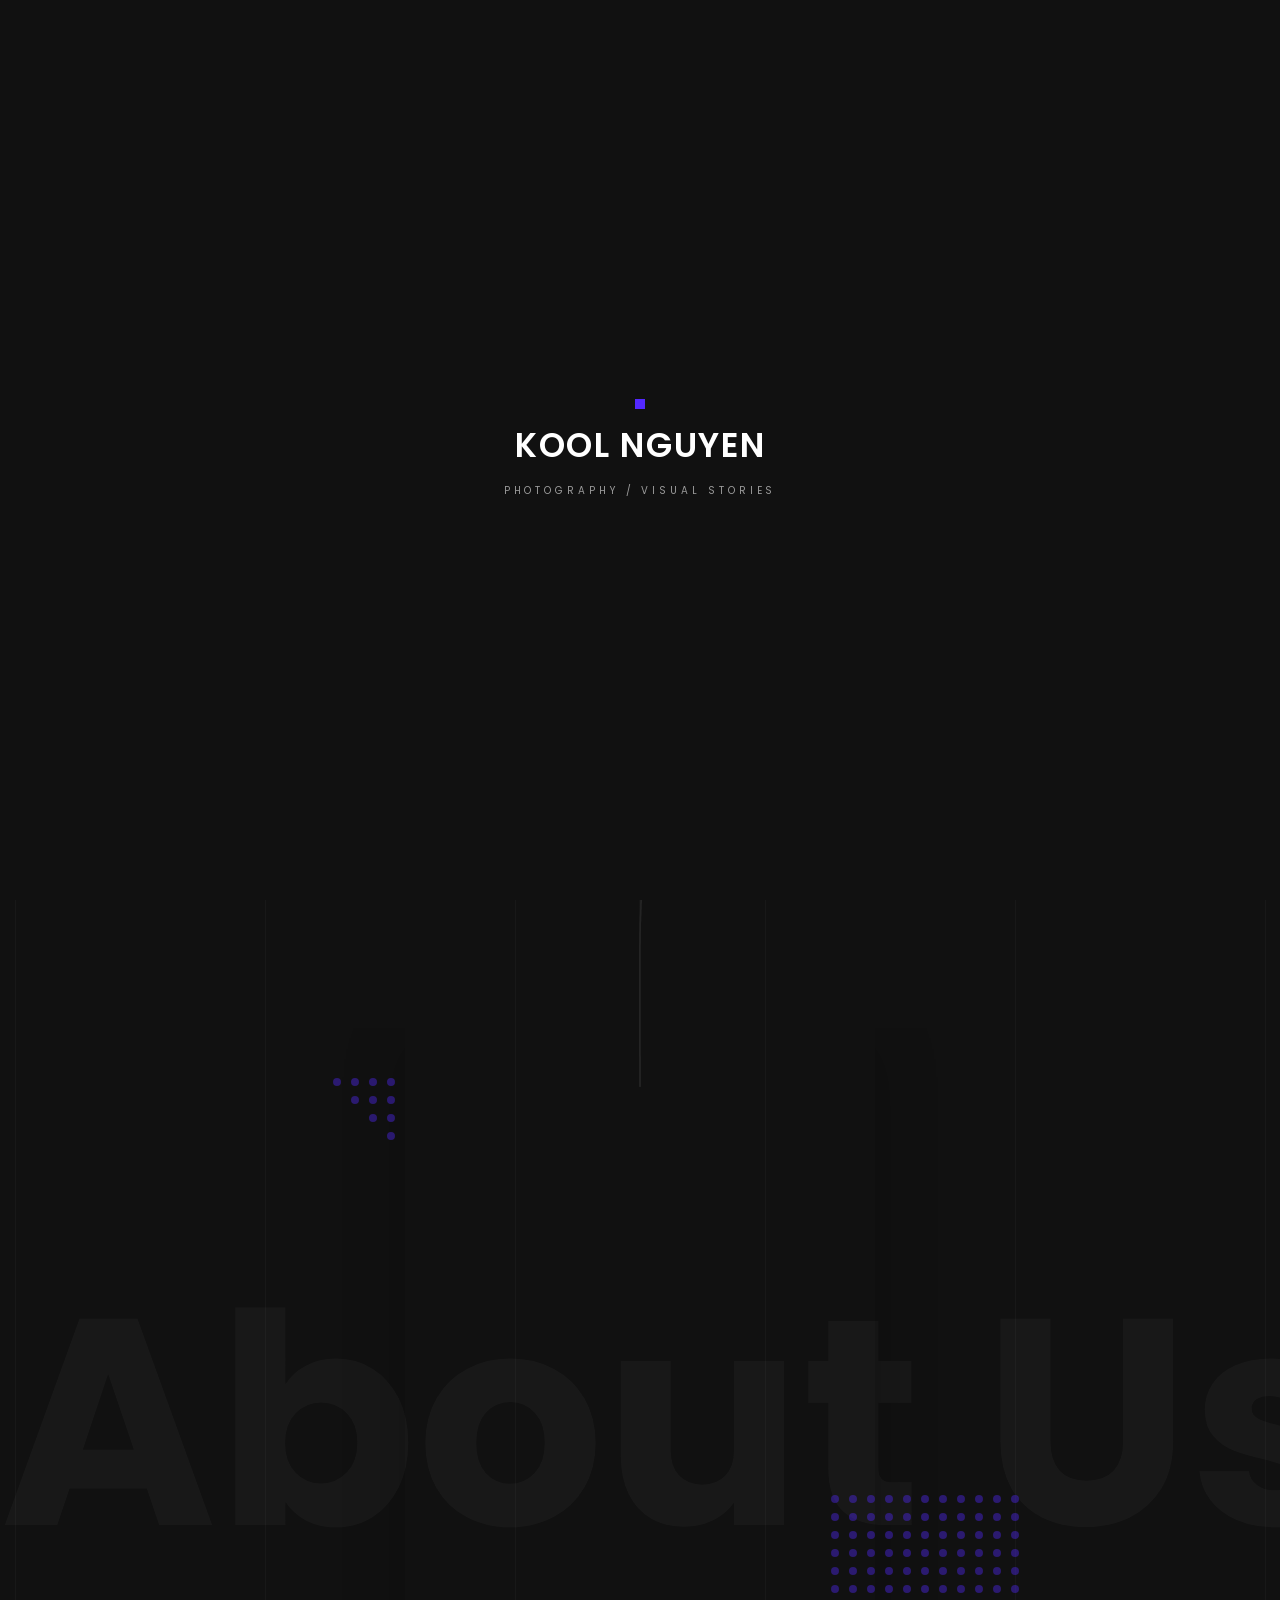
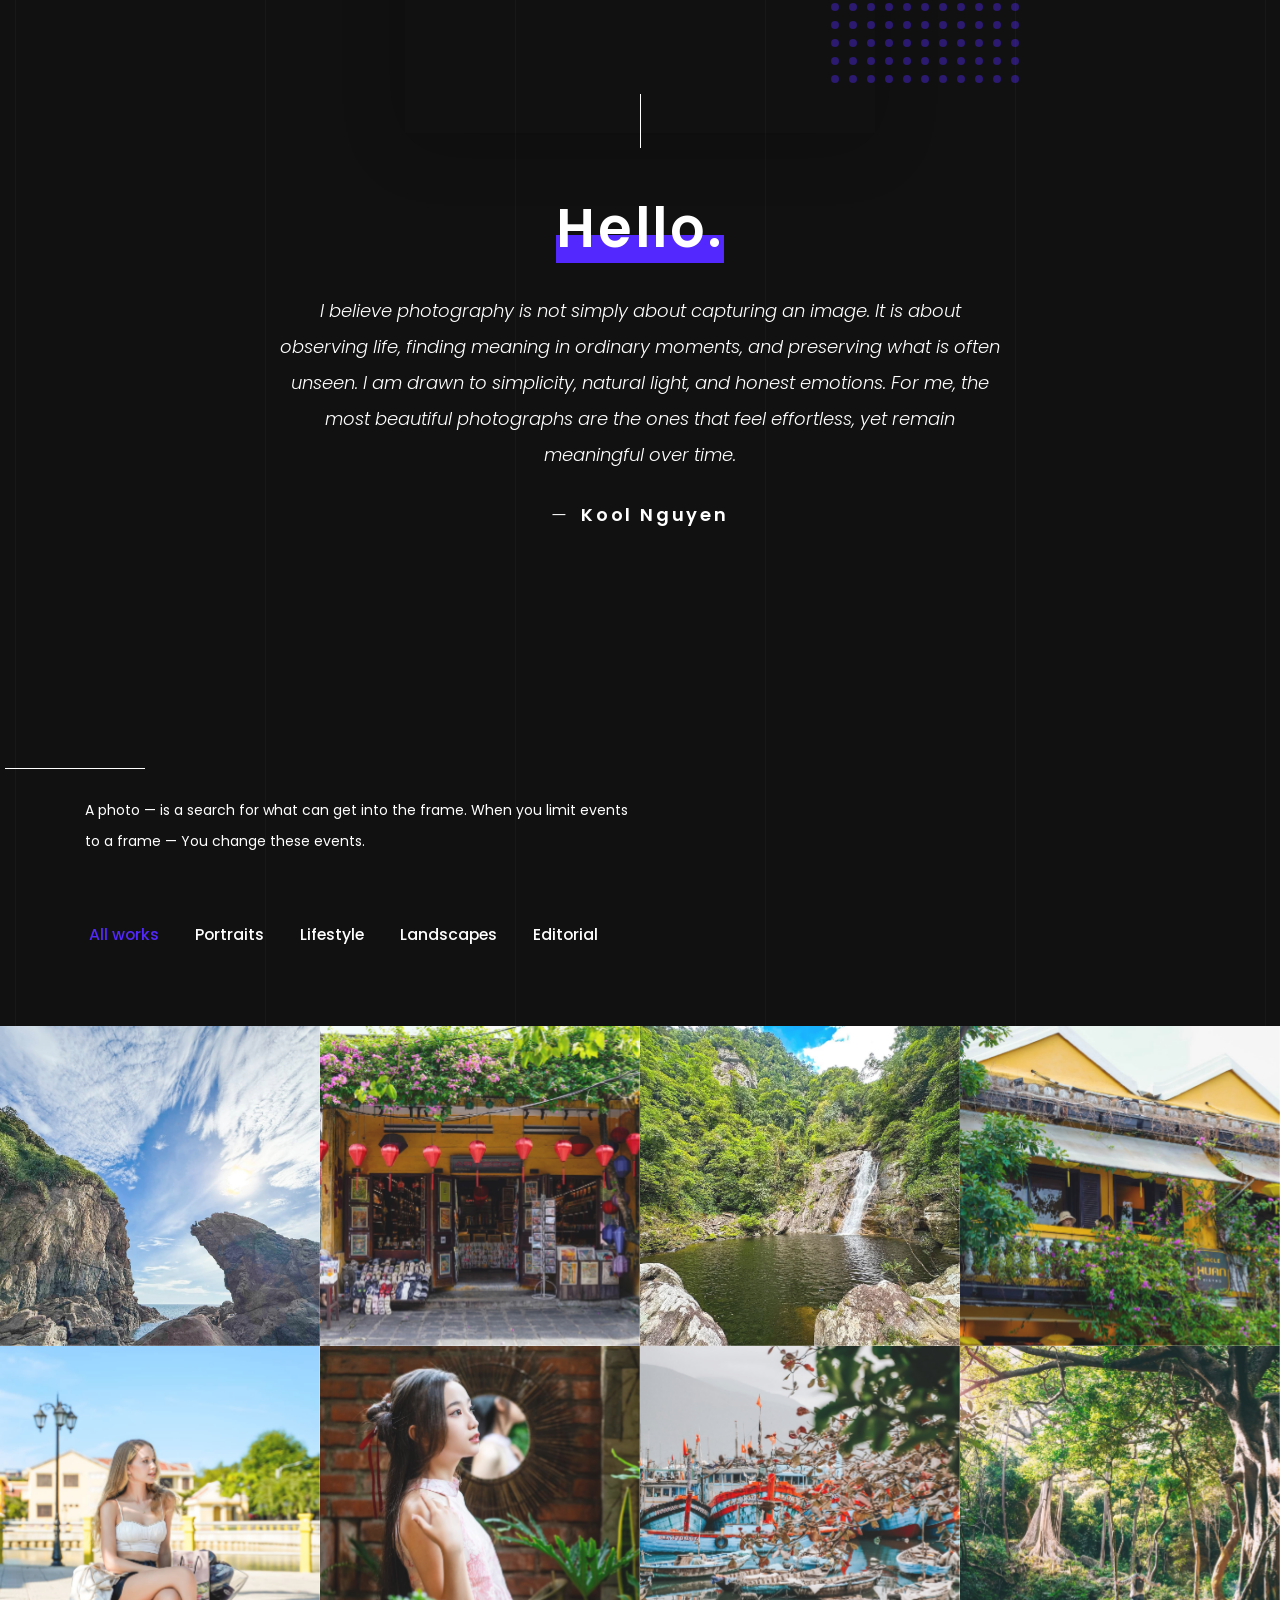
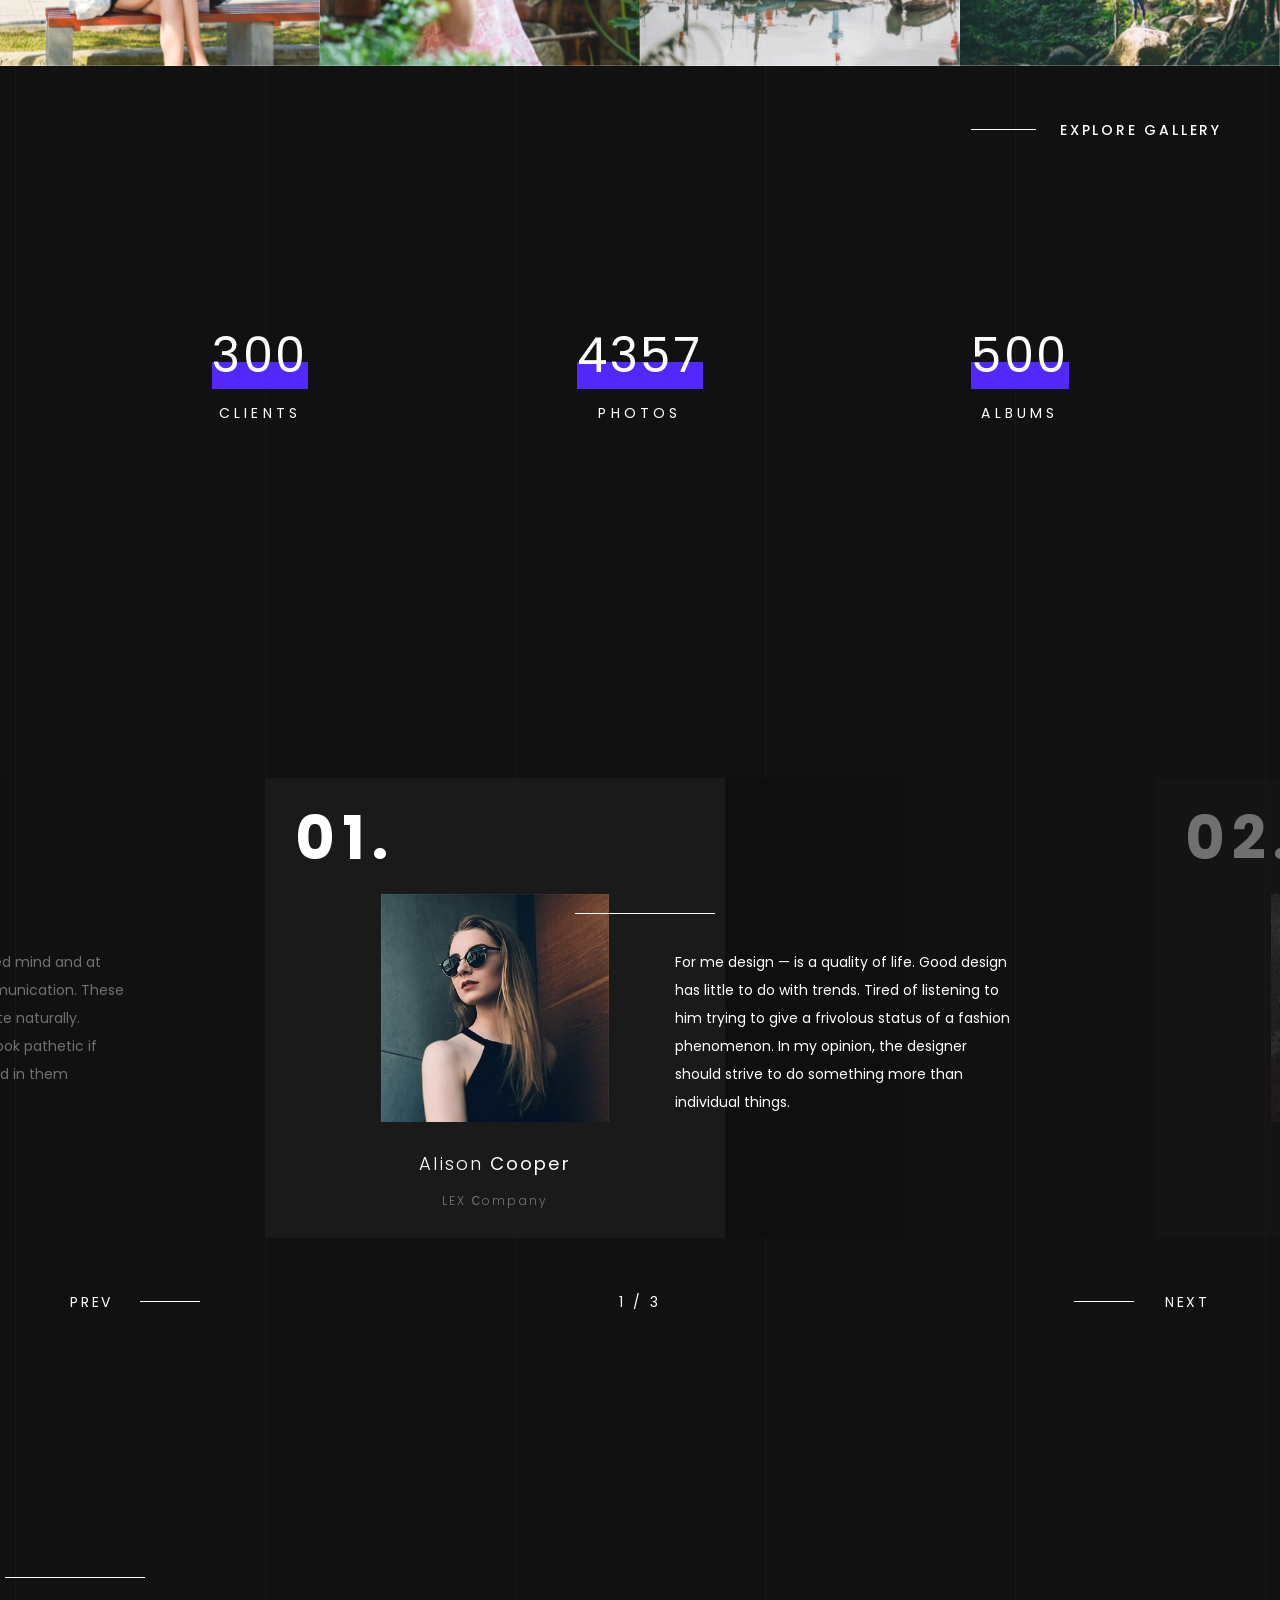
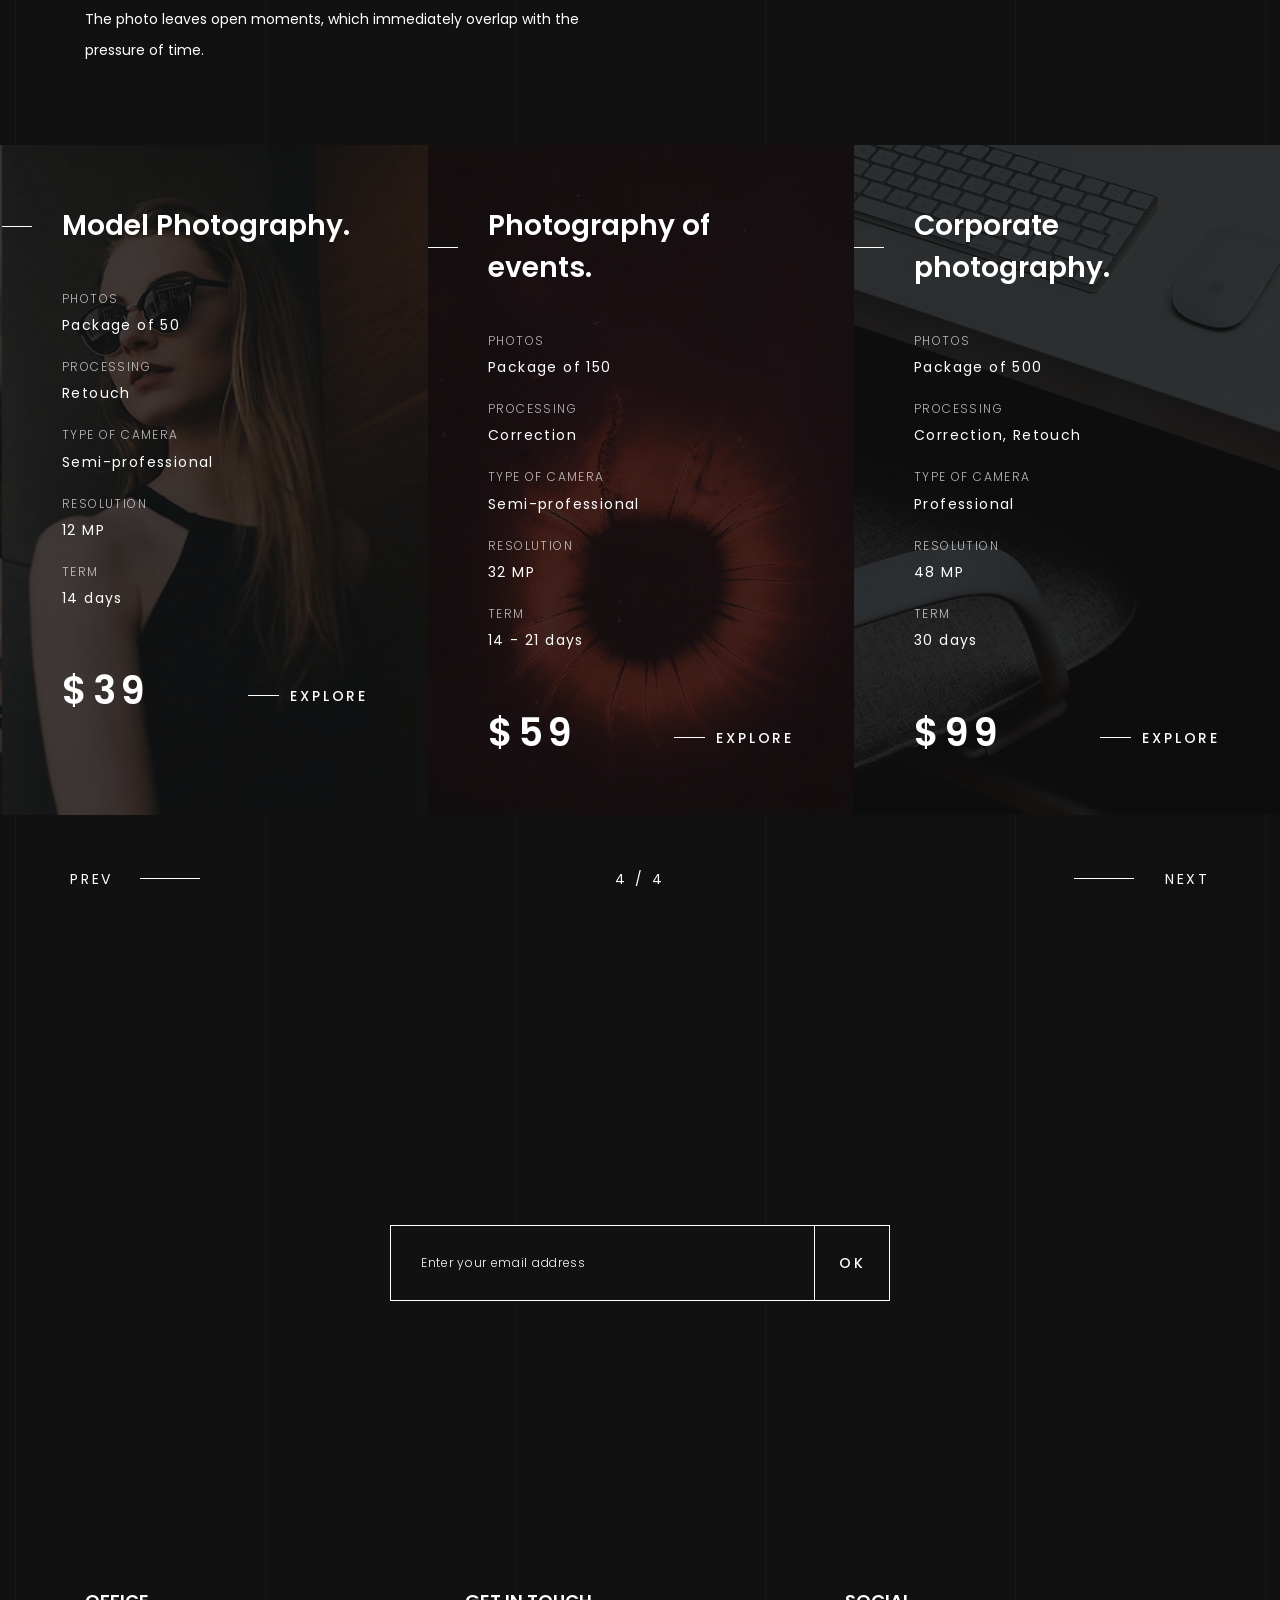
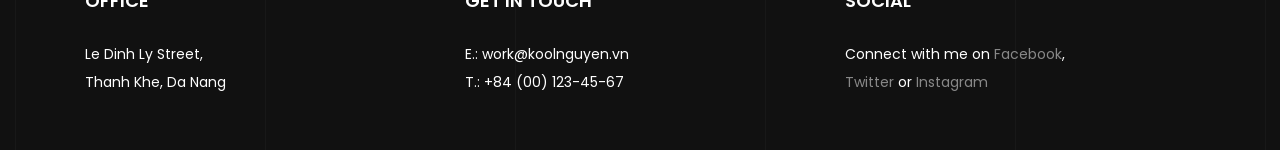
<file: index.html>
<!DOCTYPE html>
<html lang="en">

<head>
	<meta charset="utf-8" />
	<title>Kool Nguyen – Photography / Visual stories</title>

	<!-- Meta Data -->
	<meta http-equiv="X-UA-Compatible" content="IE=edge">
	<meta name="viewport" content="width=device-width, initial-scale=1">
	<meta name="author" content="ArtStyles Brand (ArtTemplate, ArtIcons)" />
	<meta name="keywords" content="" />
	<meta name="description" content="" />

	<!-- Favicons -->
	<link rel="apple-touch-icon" sizes="144x144" href="images/favicons/apple-touch-icon-144x144.png">
	<link rel="apple-touch-icon" sizes="114x114" href="images/favicons/apple-touch-icon-114x114.png">
	<link rel="apple-touch-icon" sizes="72x72" href="images/favicons/apple-touch-icon-72x72.png">
	<link rel="apple-touch-icon" sizes="57x57" href="images/favicons/apple-touch-icon-57x57.png">
	<link rel="shortcut icon" href="images/favicons/favicon.png" type="image/png">

	<!-- Styles -->
	<link rel="stylesheet" type="text/css" href="style/style.css" />

	<!-- Modernizr -->
	<script src="js/modernizr.custom.js" type="text/javascript"></script>

</head>

<body>
	<div class="loading animated">
		<div class="loading-wrap animated bounceInLeft">
			<span class="logotype animated infinite bounceIn">Kool Nguyen</span>
			<span class="loading-tagline">Photography / Visual stories</span>
		</div>
	</div>

	<!-- Header -->
	<nav class="navbar animated slideInDown">
		<div class="navbar-left">
			<a href="index.html" class="navbar-brand " title="Kool Nguyen – Photography / Visual stories">
				<span class="brand-name">Kool Nguyen</span>
				<span class="brand-tagline">Photography / Visual stories</span>
			</a>
		</div>
		<div id="open-overlay-nav" class="hamburger">
			<span class="hamburger__line"></span>
			<span class="hamburger__line"></span>
			<span class="hamburger__line"></span>
		</div>
	</nav>
	<!-- /Header -->

	<!-- Hero -->
	<header class="hero jarallax" data-image="img/hero-image6.jpg">
		<div class="container">
			<div class="hero__caption" data-start="opacity:1; transform[swing]:translateY(0px)"
				data-500-start="opacity:0; transform[swing]:translateY(-100px)">
				<div class="hero__row">
					<h6 class="title__h6 title__overhead" data-i18n="hero.overhead">a personal approach to photography</h6>
					<h1 class="title__h1 hero__title hero__title_line" data-i18n="hero.title">Finding meaning<br />in ordinary moments.</h1>
					<p class="hero__description" data-i18n="hero.description">I photograph quiet stories, natural light, and the details that often go unseen. Start with the way I see the world.</p>
					<a class="btn hero__btn" href="#hello" data-i18n="hero.cta">Meet my perspective</a>
				</div>
			</div>
		</div>
		<div class="hero__social animated slideInUp">
			<a class="link_decoration" href="#facebook">Facebook</a>
			<a class="link_decoration" href="#twitter">Twitter</a>
			<a class="link_decoration" href="#instagram">Instagram</a>
		</div>
	</header>
	<!-- /Hero -->

	<!-- Hello -->
	<section class="section section__hello section_no-space-bottom" id="hello">
		<div class="container">
			<div class="box-image">
				<div class="reveal">
					<img src="img/hello-image3.jpg" alt="Hello!">
				</div>
			</div>
			<div class="row justify-content-center">
				<div class="col-12 col-lg-8 col__quote text-center" data-bottom="transform[swing]:translateY(0px)"
					data--400-top="transform[swing]:translateY(-100px)">
					<h2 class="title__section title__h1 title_decoration title_vertical-line-top" data-i18n="hello.title">Hello.</h2>
					<blockquote class="block-quote block-quote__about">
						<p data-i18n="hello.quote">I believe photography is not simply about capturing an image. It is about observing life,
							finding meaning in ordinary moments, and preserving what is often unseen. I am drawn to
							simplicity, natural light, and honest emotions. For me, the most beautiful photographs are
							the ones that feel effortless, yet remain meaningful over time.</p>
						— <cite>Kool Nguyen</cite>
					</blockquote>
				</div>
			</div>
		</div>
		<div class="text-decoration" data-100-start="transform[swing]:translateY(100px)"
			data--800-top="transform[swing]:translateY(-100px)">About Us</div>
	</section>
	<!-- /Hello -->

	<!-- My Works -->
	<section class="section section-works">
		<div class="container">
			<div class="row">
				<div class="col section__header-wrap">
						<h2 class="title__section title__h1 title_horizontal-line"><span class="reveal reveal_gray" data-i18n="works.title">My Works.</span></h2>
						<p class="section__subtitle" data-i18n="works.subtitle">A photo — is a search for what can get into the frame. When you limit
						events to a frame — You change these events.</p>
				</div>
				<div class="col-12 works-filter-wrap">
					<div class="select works-filter">
						<span class="placeholder" data-i18n="works.filter">Select category</span>
						<ul class="filter">
							<li class="filter__item active" data-filter="*"><a class="filter__link active" href="#filter" data-i18n="works.all">All works</a></li>
							<li class="filter__item" data-filter=".category-portraits"><a class="filter__link" href="#filter" data-i18n="works.portraits">Portraits</a></li>
							<li class="filter__item" data-filter=".category-lifestyle"><a class="filter__link" href="#filter" data-i18n="works.lifestyle">Lifestyle</a></li>
							<li class="filter__item" data-filter=".category-landscapes"><a class="filter__link" href="#filter" data-i18n="works.landscapes">Landscapes</a></li>
							<li class="filter__item" data-filter=".category-editorial"><a class="filter__link" href="#filter" data-i18n="works.editorial">Editorial</a></li>
						</ul>
						<input type="hidden" name="works-category" />
					</div>
				</div>
			</div>
		</div>

		<div class="container-fluid">
			<div class="grid-gallery grid-gallery__base grid-gallery_fully filter-container">
				<!-- Picture -->
				<figure class="item-portfolio item-portfolio__column-four category-portraits">
					<a class="link-photo" href="img/01_image.jpg" data-width="900" data-height="900"
						data-caption="<div class='options__photo'><span>MAKE</span>NIKON D700</div><div class='options__photo'><span>SHUTTER SPEED</span>1/2500s</div><div class='options__photo'><span>APERTURE</span>f/1.2</div><div class='options__photo'><span>FOCAL LENGTH</span>25mm</div><div class='options__photo'><span>ISO</span>200</div>">
						<img class="image-portfolio" src="img/01_image.jpg" alt="Photo">
					</a>
					<ul class="item-details">
						<li><a href="#location"><i class="fa fa-location-arrow" aria-hidden="true"></i></a></li>
						<li class="item-details_right"><a href="#like"><i class="fa fa-heart"
									aria-hidden="true"></i></a><span>18</span></li>
					</ul>
				</figure>

				<!-- Picture -->
				<figure class="item-portfolio item-portfolio__column-four category-lifestyle">
					<a class="link-photo" href="img/03_image.jpg" data-width="900" data-height="1800"
						data-caption="<div class='options__photo'><span>MAKE</span>NIKON D700</div><div class='options__photo'><span>SHUTTER SPEED</span>1/2500s</div><div class='options__photo'><span>APERTURE</span>f/1.2</div><div class='options__photo'><span>FOCAL LENGTH</span>25mm</div><div class='options__photo'><span>ISO</span>200</div>">
						<img class="image-portfolio" src="img/03_image.jpg" alt="Photo">
					</a>
					<ul class="item-details">
						<li><a href="#location"><i class="fa fa-location-arrow" aria-hidden="true"></i></a></li>
						<li class="item-details_right"><a href="#like"><i class="fa fa-heart"
									aria-hidden="true"></i></a><span>61</span></li>
					</ul>
				</figure>

				<!-- Picture -->
				<figure class="item-portfolio item-portfolio__column-four category-landscapes">
					<a class="link-photo" href="img/02_image.jpg" data-width="900" data-height="900"
						data-caption="<div class='options__photo'><span>MAKE</span>NIKON D700</div><div class='options__photo'><span>SHUTTER SPEED</span>1/2500s</div><div class='options__photo'><span>APERTURE</span>f/1.2</div><div class='options__photo'><span>FOCAL LENGTH</span>25mm</div><div class='options__photo'><span>ISO</span>200</div>">
						<img class="image-portfolio" src="img/02_image.jpg" alt="Photo">
					</a>
					<ul class="item-details">
						<li><a href="#location"><i class="fa fa-location-arrow" aria-hidden="true"></i></a></li>
						<li class="item-details_right"><a href="#like"><i class="fa fa-heart"
									aria-hidden="true"></i></a><span>39</span></li>
					</ul>
				</figure>

				<!-- Picture -->
				<figure class="item-portfolio item-portfolio__column-four category-portraits">
					<a class="link-photo" href="img/04_image.jpg" data-width="900" data-height="1800"
						data-caption="<div class='options__photo'><span>MAKE</span>NIKON D700</div><div class='options__photo'><span>SHUTTER SPEED</span>1/2500s</div><div class='options__photo'><span>APERTURE</span>f/1.2</div><div class='options__photo'><span>FOCAL LENGTH</span>25mm</div><div class='options__photo'><span>ISO</span>200</div>">
						<img class="image-portfolio" src="img/04_image.jpg" alt="Photo">
					</a>
					<ul class="item-details">
						<li><a href="#location"><i class="fa fa-location-arrow" aria-hidden="true"></i></a></li>
						<li class="item-details_right"><a href="#like"><i class="fa fa-heart"
									aria-hidden="true"></i></a><span>7</span></li>
					</ul>
				</figure>

				<!-- Picture -->
				<figure class="item-portfolio item-portfolio__column-four category-lifestyle">
					<a class="link-photo" href="img/05_image.jpg" data-width="900" data-height="900"
						data-caption="<div class='options__photo'><span>MAKE</span>NIKON D700</div><div class='options__photo'><span>SHUTTER SPEED</span>1/2500s</div><div class='options__photo'><span>APERTURE</span>f/1.2</div><div class='options__photo'><span>FOCAL LENGTH</span>25mm</div><div class='options__photo'><span>ISO</span>200</div>">
						<img class="image-portfolio" src="img/05_image.jpg" alt="Photo">
					</a>
					<ul class="item-details">
						<li><a href="#location"><i class="fa fa-location-arrow" aria-hidden="true"></i></a></li>
						<li class="item-details_right"><a href="#like"><i class="fa fa-heart"
									aria-hidden="true"></i></a><span>24</span></li>
					</ul>
				</figure>

				<!-- Picture -->
				<figure class="item-portfolio item-portfolio__column-four category-landscapes">
					<a class="link-photo" href="img/06_image.jpg" data-width="900" data-height="900"
						data-caption="<div class='options__photo'><span>MAKE</span>NIKON D700</div><div class='options__photo'><span>SHUTTER SPEED</span>1/2500s</div><div class='options__photo'><span>APERTURE</span>f/1.2</div><div class='options__photo'><span>FOCAL LENGTH</span>25mm</div><div class='options__photo'><span>ISO</span>200</div>">
						<img class="image-portfolio" src="img/06_image.jpg" alt="Photo">
					</a>
					<ul class="item-details">
						<li><a href="#location"><i class="fa fa-location-arrow" aria-hidden="true"></i></a></li>
						<li class="item-details_right"><a href="#like"><i class="fa fa-heart"
									aria-hidden="true"></i></a><span>14</span></li>
					</ul>
				</figure>

				<!-- Picture -->
				<figure class="item-portfolio item-portfolio__column-four category-editorial">
					<a class="link-photo" href="img/14_image.jpg" data-width="600" data-height="800"
						data-caption="<div class='options__photo'><span>MAKE</span>NIKON D700</div><div class='options__photo'><span>SHUTTER SPEED</span>1/2500s</div><div class='options__photo'><span>APERTURE</span>f/1.2</div><div class='options__photo'><span>FOCAL LENGTH</span>25mm</div><div class='options__photo'><span>ISO</span>200</div>">
						<img class="image-portfolio" src="img/14_image.jpg" alt="Photo">
					</a>
					<ul class="item-details">
						<li><a href="#location"><i class="fa fa-location-arrow" aria-hidden="true"></i></a></li>
						<li class="item-details_right"><a href="#like"><i class="fa fa-heart"
									aria-hidden="true"></i></a><span>24</span></li>
					</ul>
				</figure>

				<!-- Picture -->
				<figure class="item-portfolio item-portfolio__column-four category-lifestyle">
					<a class="link-photo" href="img/19_image.jpg" data-width="900" data-height="1340"
						data-caption="<div class='options__photo'><span>MAKE</span>NIKON D700</div><div class='options__photo'><span>SHUTTER SPEED</span>1/2500s</div><div class='options__photo'><span>APERTURE</span>f/1.2</div><div class='options__photo'><span>FOCAL LENGTH</span>25mm</div><div class='options__photo'><span>ISO</span>200</div>">
						<img class="image-portfolio" src="img/19_image.jpg" alt="Photo">
					</a>
					<ul class="item-details">
						<li><a href="#location"><i class="fa fa-location-arrow" aria-hidden="true"></i></a></li>
						<li class="item-details_right"><a href="#like"><i class="fa fa-heart"
									aria-hidden="true"></i></a><span>14</span></li>
					</ul>
				</figure>
			</div>

			<a href="#" class="btn-link btn-link_right" data-i18n="works.explore">explore gallery</a>
		</div>
	</section>
	<!-- /My Works -->

	<!-- Statistics -->
	<section class="section section-counters text-center">
		<div class="container">
			<div class="row os">
				<div class="col-12 col-md-4">
					<div class="counter">
						<div class="counter__date title_decoration">300</div>
						<div class="counter__name" data-i18n="stats.clients">Clients</div>
					</div>
				</div>
				<div class="col-12 col-md-4">
					<div class="counter">
						<div class="counter__date title_decoration">4357</div>
						<div class="counter__name" data-i18n="stats.photos">Photos</div>
					</div>
				</div>
				<div class="col-12 col-md-4">
					<div class="counter counter_last-child">
						<div class="counter__date title_decoration">500</div>
						<div class="counter__name" data-i18n="stats.albums">Albums</div>
					</div>
				</div>
			</div>
		</div>
	</section>
	<!-- /Statistics -->

	<!-- Testimonials -->
	<section class="section  section_top-space-230">
		<div class="container">
			<div class="row">
				<div class="col section__header-wrap">
					<h2 class="title__section title__h1 title_center"><span
											class="reveal reveal_gray" data-i18n="testimonials.title">Testimonials.</span></h2>
				</div>
			</div>
		</div>

		<div class="client-carousel swiper-container">
			<div class="swiper-wrapper">
				<!-- Item -->
				<div class="swiper-slide client-carousel-item">
					<div class="item__block-number">
						<span>01.</span>
					</div>
					<div class="item__block-author">
						<div class="item__block-image">
							<img src="img/client_image_01.jpg" alt="Alison Cooper">
						</div>
						<div class="item__block-name">
							<h3 class="client__name">Alison <strong>Cooper</strong></h3>
							<h4 class="cleint__organization">LEX Сompany</h4>
						</div>
					</div>
					<div class="item__block-description">
						<p data-i18n="testimonials.one">For me design — is a quality of life. Good design has little to do with trends. Tired of
							listening to him trying to give a frivolous status of a fashion phenomenon. In my opinion,
							the designer should strive to do something more than individual things.</p>
					</div>
				</div>
				<!-- /Item -->

				<!-- Item -->
				<div class="swiper-slide client-carousel-item">
					<div class="item__block-author">
						<div class="item__block-number">
							<span>02.</span>
						</div>
						<div class="item__block-image">
							<img src="img/client_image_02.jpg" alt="Alison Cooper">
						</div>
						<div class="item__block-name">
							<h3 class="client__name">Cristian <strong>Newman</strong></h3>
							<h4 class="cleint__organization">Flex Production</h4>
						</div>
					</div>
					<div class="item__block-description">
						<p data-i18n="testimonials.two">For me design — is a quality of life. Good design has little to do with trends. Tired of
							listening to him trying to give a frivolous status of a fashion phenomenon. In my opinion,
							the designer should strive to do something more than individual things.</p>
					</div>
				</div>
				<!-- /Item -->

				<!-- Item -->
				<div class="swiper-slide client-carousel-item">
					<div class="item__block-number">
						<span>03.</span>
					</div>
					<div class="item__block-author">
						<div class="item__block-image">
							<img src="img/client_image_03.jpg" alt="Alison Cooper">
						</div>
						<div class="item__block-name">
							<h3 class="client__name">Jennifer <strong>Pallian</strong></h3>
							<h4 class="cleint__organization">ONE Plus Agency</h4>
						</div>
					</div>
					<div class="item__block-description">
						<p data-i18n="testimonials.three">I like people with a sophisticated mind and at the same time simple in communication. These
							qualities can be combined quite naturally. However, objects, like people, look pathetic if
							these properties are connected in them artificially.</p>
					</div>
				</div>
				<!-- /Item -->
			</div>

			<!-- Control -->
			<div class="swiper-control">
				<div class="swiper-pagination"></div>
						<div class="swiper-button-next" data-i18n="common.next">NEXT</div>
						<div class="swiper-button-prev" data-i18n="common.prev">PREV</div>
			</div>
		</div>
	</section>
	<!-- /Testimonials -->

	<!-- Pricing -->
	<section class="section">
		<div class="container">
			<div class="row">
				<div class="col section__header-wrap">
					<h2 class="title__section title__h1 title_horizontal-line"><span
											class="reveal reveal_gray" data-i18n="pricing.title">Pricing.</span></h2>
							<p class="section__subtitle" data-i18n="pricing.subtitle">The photo leaves open moments, which immediately overlap with the
						pressure of time.</p>
				</div>
			</div>
		</div>

		<div class="pricing-grid swiper-container">
			<div class="swiper-wrapper">
				<!-- Item -->
				<div class="swiper-slide pricing-grid__item pricing-grid__item_one"
					style="background-image: url(img/image_pricing_01.jpg)">
					<h4 class="title__h4" data-i18n="pricing.model">Model Photography.</h4>
					<div class="pricing-options">
						<div class="pricing-options__name" data-i18n="pricing.photos">Photos</div>
						<div class="pricing-options__included" data-i18n="pricing.package50">Package of 50</div>
					</div>
					<div class="pricing-options">
						<div class="pricing-options__name" data-i18n="pricing.processing">Processing</div>
						<div class="pricing-options__included" data-i18n="pricing.retouch">Retouch</div>
					</div>
					<div class="pricing-options">
						<div class="pricing-options__name" data-i18n="pricing.camera">Type of camera</div>
						<div class="pricing-options__included" data-i18n="pricing.semiProfessional">Semi-professional</div>
					</div>
					<div class="pricing-options">
						<div class="pricing-options__name" data-i18n="pricing.resolution">Resolution</div>
						<div class="pricing-options__included">12 MP</div>
					</div>
					<div class="pricing-options">
						<div class="pricing-options__name" data-i18n="pricing.term">Term</div>
						<div class="pricing-options__included" data-i18n="pricing.14days">14 days</div>
					</div>
					<footer class="pricing-footer">
						<div class="price">$39</div>
						<a href="#price" class="btn-link btn-link_right" data-i18n="pricing.explore">Explore</a>
					</footer>
				</div>
				<!-- /Item -->

				<!-- Item -->
				<div class="swiper-slide pricing-grid__item pricing-grid__item_two"
					style="background-image: url(img/image_pricing_02.jpg)">
					<h4 class="title__h4" data-i18n="pricing.events">Photography of events.</h4>
					<div class="pricing-options">
						<div class="pricing-options__name" data-i18n="pricing.photos">Photos</div>
						<div class="pricing-options__included" data-i18n="pricing.package150">Package of 150</div>
					</div>
					<div class="pricing-options">
						<div class="pricing-options__name" data-i18n="pricing.processing">Processing</div>
						<div class="pricing-options__included" data-i18n="pricing.correction">Correction</div>
					</div>
					<div class="pricing-options">
						<div class="pricing-options__name" data-i18n="pricing.camera">Type of camera</div>
						<div class="pricing-options__included" data-i18n="pricing.semiProfessional">Semi-professional</div>
					</div>
					<div class="pricing-options">
						<div class="pricing-options__name" data-i18n="pricing.resolution">Resolution</div>
						<div class="pricing-options__included">32 MP</div>
					</div>
					<div class="pricing-options">
						<div class="pricing-options__name" data-i18n="pricing.term">Term</div>
						<div class="pricing-options__included" data-i18n="pricing.14to21days">14 - 21 days</div>
					</div>
					<footer class="pricing-footer">
						<div class="price">$59</div>
						<a href="#price" class="btn-link btn-link_right" data-i18n="pricing.explore">Explore</a>
					</footer>
				</div>
				<!-- /Item -->

				<!-- Item -->
				<div class="swiper-slide pricing-grid__item pricing-grid__item_three"
					style="background-image: url(img/image_pricing_03.jpg)">
					<h4 class="title__h4" data-i18n="pricing.corporate">Corporate photography.</h4>
					<div class="pricing-options">
						<div class="pricing-options__name" data-i18n="pricing.photos">Photos</div>
						<div class="pricing-options__included" data-i18n="pricing.package500">Package of 500</div>
					</div>
					<div class="pricing-options">
						<div class="pricing-options__name" data-i18n="pricing.processing">Processing</div>
						<div class="pricing-options__included" data-i18n="pricing.correctionRetouch">Correction, Retouch</div>
					</div>
					<div class="pricing-options">
						<div class="pricing-options__name" data-i18n="pricing.camera">Type of camera</div>
						<div class="pricing-options__included" data-i18n="pricing.professional">Professional</div>
					</div>
					<div class="pricing-options">
						<div class="pricing-options__name" data-i18n="pricing.resolution">Resolution</div>
						<div class="pricing-options__included">48 MP</div>
					</div>
					<div class="pricing-options">
						<div class="pricing-options__name" data-i18n="pricing.term">Term</div>
						<div class="pricing-options__included" data-i18n="pricing.30days">30 days</div>
					</div>
					<footer class="pricing-footer">
						<div class="price">$99</div>
						<a href="#price" class="btn-link btn-link_right" data-i18n="pricing.explore">Explore</a>
					</footer>
				</div>
				<!-- /Item -->

				<!-- Item -->
				<div class="swiper-slide pricing-grid__item pricing-grid__item_four"
					style="background-image: url(img/image_pricing_05.jpg)">
					<h4 class="title__h4" data-i18n="pricing.movies">Photography for movies.</h4>
					<div class="pricing-options">
						<div class="pricing-options__name" data-i18n="pricing.photos">Photos</div>
						<div class="pricing-options__included" data-i18n="pricing.unlimited">Unlimited</div>
					</div>
					<div class="pricing-options">
						<div class="pricing-options__name" data-i18n="pricing.processing">Processing</div>
						<div class="pricing-options__included" data-i18n="pricing.allInstallation">All types of installation</div>
					</div>
					<div class="pricing-options">
						<div class="pricing-options__name" data-i18n="pricing.camera">Type of camera</div>
						<div class="pricing-options__included" data-i18n="pricing.professional">Professional</div>
					</div>
					<div class="pricing-options">
						<div class="pricing-options__name" data-i18n="pricing.resolution">Resolution</div>
						<div class="pricing-options__included">68 MP</div>
					</div>
					<div class="pricing-options">
						<div class="pricing-options__name" data-i18n="pricing.term">Term</div>
						<div class="pricing-options__included" data-i18n="pricing.individual">Individual</div>
					</div>
					<footer class="pricing-footer">
						<div class="price price_small" data-i18n="pricing.individual">Individual</div>
						<a href="#price" class="btn-link btn-link_right" data-i18n="pricing.explore">Explore</a>
					</footer>
				</div>
				<!-- /Item -->
			</div>

			<!-- Control -->
			<div class="swiper-control">
				<div class="swiper-pagination"></div>
				<div class="swiper-button-next">NEXT</div>
				<div class="swiper-button-prev">PREV</div>
			</div>
		</div>
	</section>
	<!-- /Pricing -->

	<!-- Newsletter -->
	<section class="section section-newsletter">
		<div class="container">
			<div class="row justify-content-center">
				<div class="col-12 col-lg-9 section__header-wrap">
					<h2 class="title title__h2 title_center title_normal"><span class="reveal reveal_gray" data-i18n="newsletter.title">Sign up for our newsletter to receive special offers.</span></h2>
				</div>
			</div>

			<div class="form-group">
				<form class="subscribe-form" data-toggle="validator">
					<div class="subscribe-form__inner">
						<input type="email" class="form-control _big email_valid" data-i18n-placeholder="newsletter.placeholder" placeholder="Enter your email address"
							required data-error="Please, enter your email.">
						<button type="submit" class="btn-subscribe">OK</button>
					</div>
					<div id="validator-subscribe" class="hidden"></div>
				</form>
			</div>
		</div>
	</section>
	<!-- /Newsletter -->

	<footer class="footer">
		<div class="container">
			<div class="row">
				<div class="col-md-6 col-lg-4">
					<h5 class="title title__h6 text_uppercase" data-i18n="footer.office">Office</h5>
					<ul class="footer__contacts list-unstyled">
						<li>Le Dinh Ly Street,<br />Thanh Khe, Da Nang</li>
					</ul>
				</div>
				<div class="col-md-6 col-lg-4">
					<h5 class="title title__h6 text_uppercase" data-i18n="footer.contact">Get in touch</h5>
					<ul class="footer__contacts list-unstyled">
						<li>E.: work@koolnguyen.vn</li>
						<li>T.: +84 (00) 123-45-67</li>
					</ul>
				</div>
				<div class="col-md-6 col-lg-4">
					<h5 class="title title__h6 text_uppercase" data-i18n="footer.social">Social</h5>
					<ul class="footer__contacts list-unstyled">
						<li><span data-i18n="footer.connect">Connect with me on</span> <a class="link_decoration" href="#">Facebook</a>,<br /><a
								class="link_decoration" href="#">Twitter</a> or <a class="link_decoration"
								href="#">Instagram</a></li>
					</ul>
				</div>
			</div>
		</div>
	</footer>

	<!-- Overlay Menu -->
	<div class="popup popup__menu">
		<div class="popup-inner">
			<div class="dl-menu__wrap dl-menuwrapper">
				<ul class="dl-menu dl-menuopen">
					<li>
						<a href="index.html" data-i18n="menu.home">Home</a>
					</li>
					<li><a href="about.html" data-i18n="menu.about">About Me</a></li>
					<li>
						<a href="gallery.html" data-i18n="menu.works">Works</a>
					</li>
					<li>
						<a href="blog.html" data-i18n="menu.blog">Blog</a>
					</li>
					<li><a href="contact.html" data-i18n="menu.contact">Contact</a></li>
					<li>
						<button class="theme-toggle theme-toggle-menu" type="button" aria-label="Switch to light theme" aria-pressed="false">
							<i class="theme-toggle__icon theme-toggle__icon_sun fa fa-sun-o" aria-hidden="true"></i>
							<i class="theme-toggle__icon theme-toggle__icon_moon fa fa-moon-o" aria-hidden="true"></i>
							<span class="theme-toggle__label">Light Mode</span>
						</button>
					</li>
					<li>
						<button class="language-toggle" id="language-toggle" type="button" aria-label="Switch to Vietnamese" aria-pressed="false">
							<span class="language-toggle__option language-toggle__option_en">EN</span>
							<span class="language-toggle__option language-toggle__option_vi">VI</span>
						</button>
					</li>
				</ul>
			</div>
		</div>
	</div>
	<!-- /Overlay Menu -->

	<!-- PhotoSwipe -->
	<div class="pswp" tabindex="-1" role="dialog" aria-hidden="true">
		<div class="pswp__bg"></div>
		<div class="pswp__scroll-wrap">
			<div class="pswp__container">
				<div class="pswp__item"></div>
				<div class="pswp__item"></div>
				<div class="pswp__item"></div>
			</div>

			<div class="pswp__ui pswp__ui--hidden">
				<div class="pswp__top-bar">
					<div class="pswp__counter"></div>
					<button class="pswp__button pswp__button--close" title="Close (Esc)"></button>
					<button class="pswp__button pswp__button--fs" title="Toggle fullscreen"></button>
					<button class="pswp__button pswp__button--zoom" title="Zoom in/out"></button>
					<div class="pswp__preloader">
						<div class="pswp__preloader__icn">
							<div class="pswp__preloader__cut">
								<div class="pswp__preloader__donut"></div>
							</div>
						</div>
					</div>
				</div>

				<div class="pswp__share-modal pswp__share-modal--hidden pswp__single-tap">
					<div class="pswp__share-tooltip"></div>
				</div>
				<button class="pswp__button pswp__button--arrow--left" title="Previous (arrow left)"></button>
				<button class="pswp__button pswp__button--arrow--right" title="Next (arrow right)"></button>

				<div class="pswp__caption">
					<div class="pswp__caption__center"></div>
				</div>
			</div>
		</div>
	</div>
	<!-- /PhotoSwipe -->

	<div id="wave"></div>

	<!-- JavaScripts -->
	<script src="js/jquery-3.1.1.min.js" type="text/javascript"></script>
	<script src="js/plugins.js" type="text/javascript"></script>
	<script src="js/siriwave.js" type="text/javascript"></script>
	<script src="js/common.js" type="text/javascript"></script>
	<script src="js/index.js" type="text/javascript"></script>

</body>
</html>
</file>
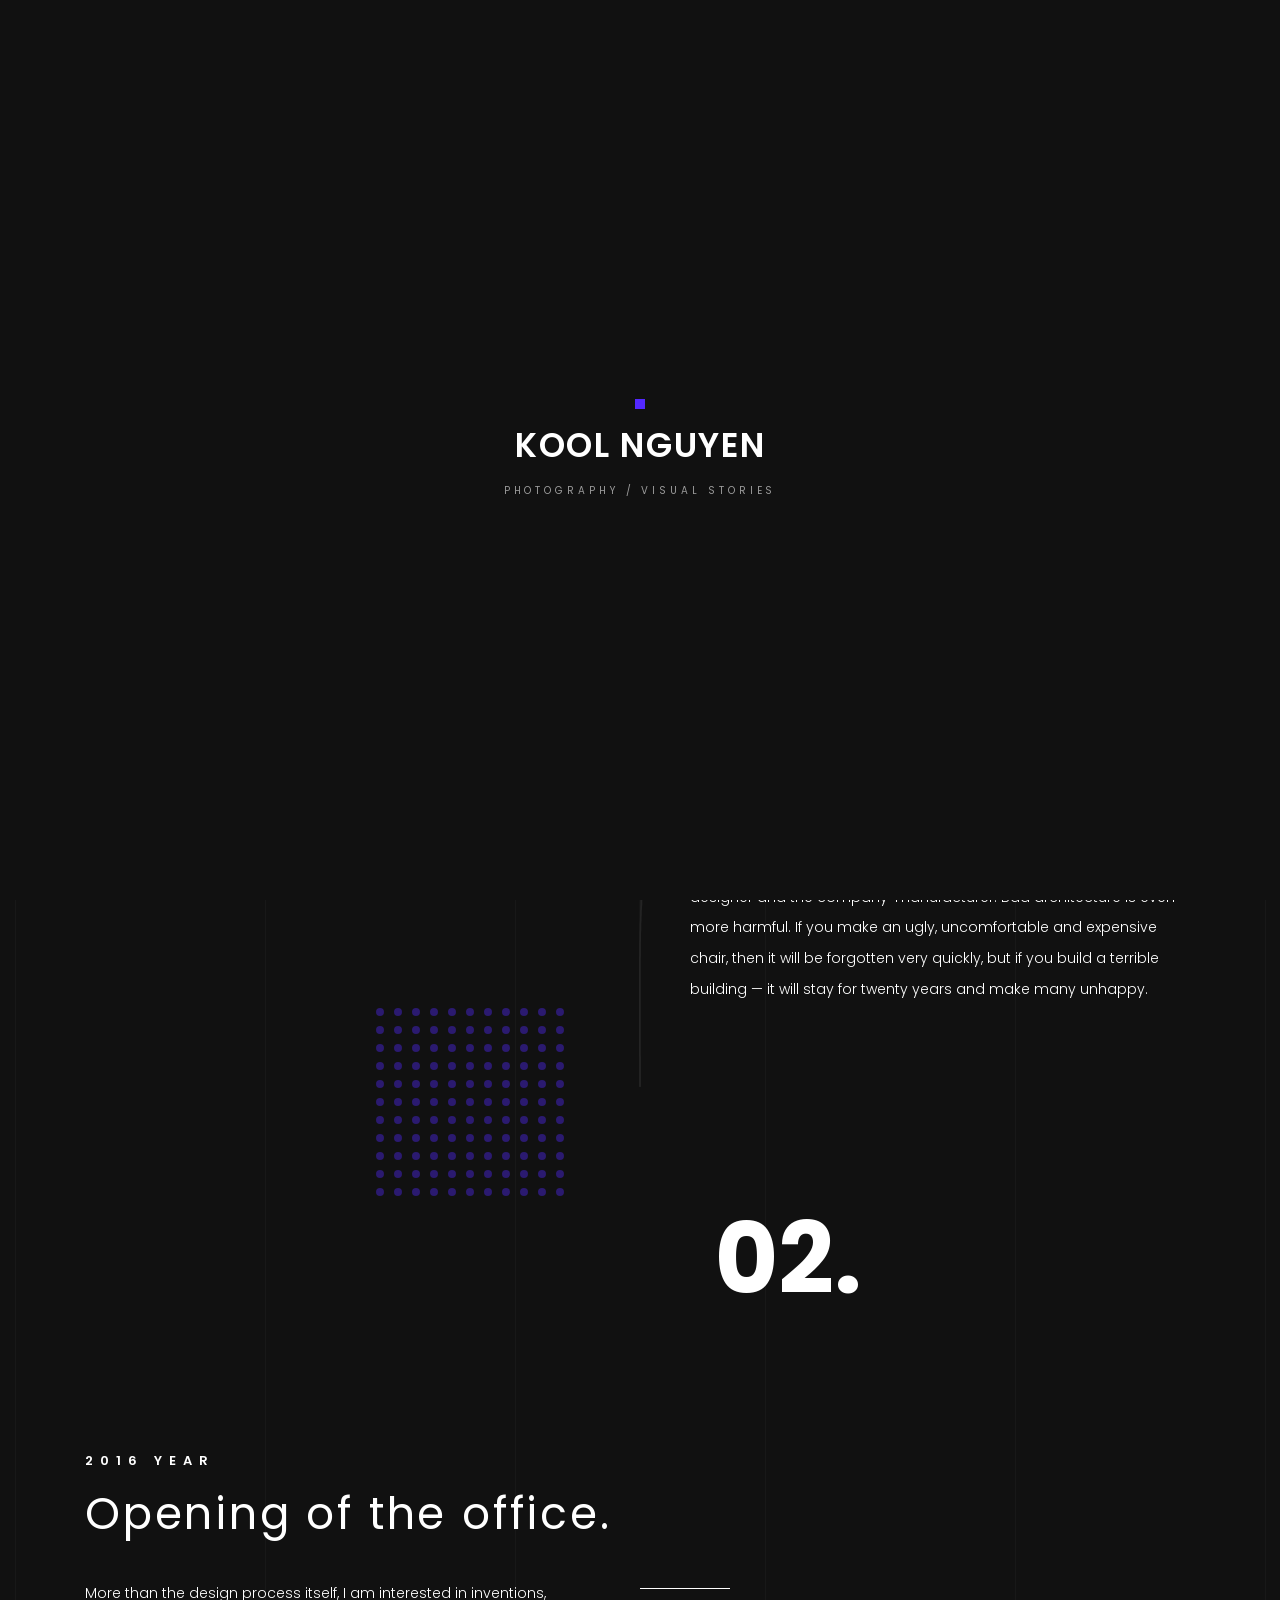
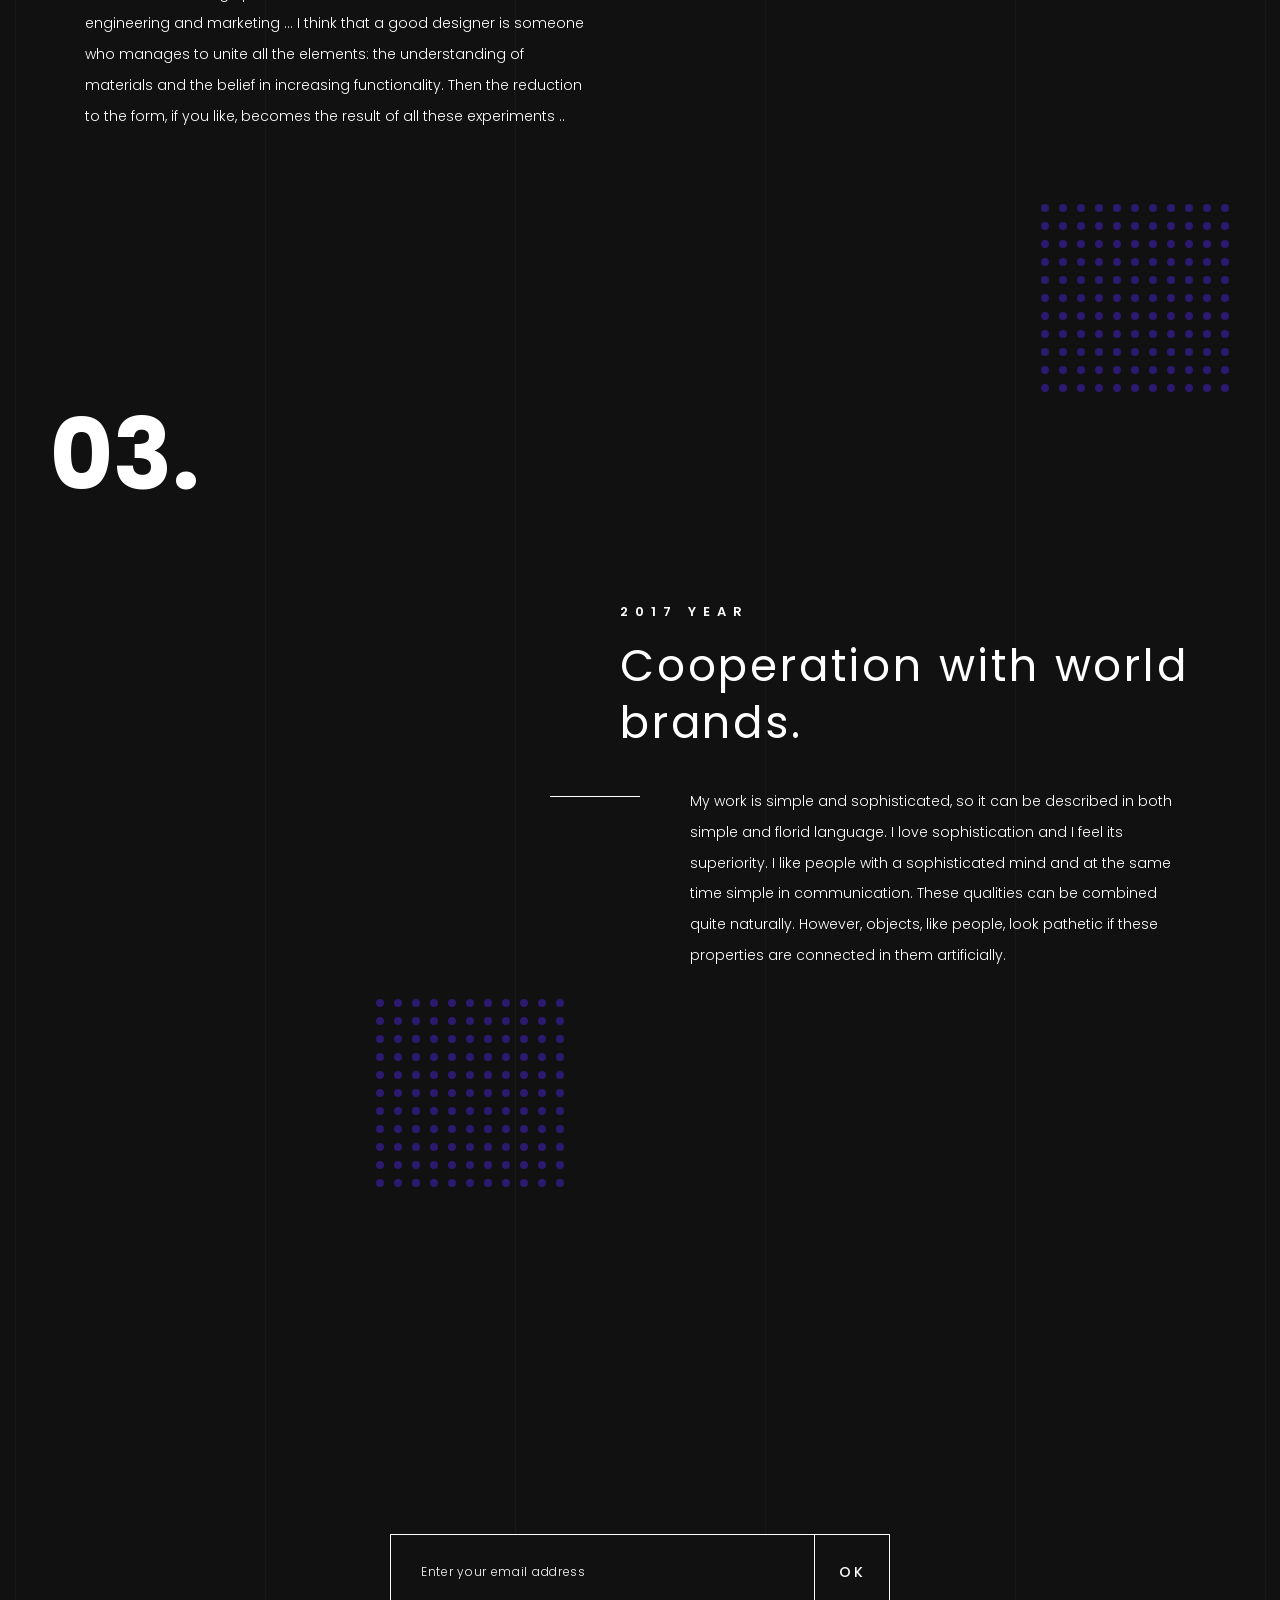
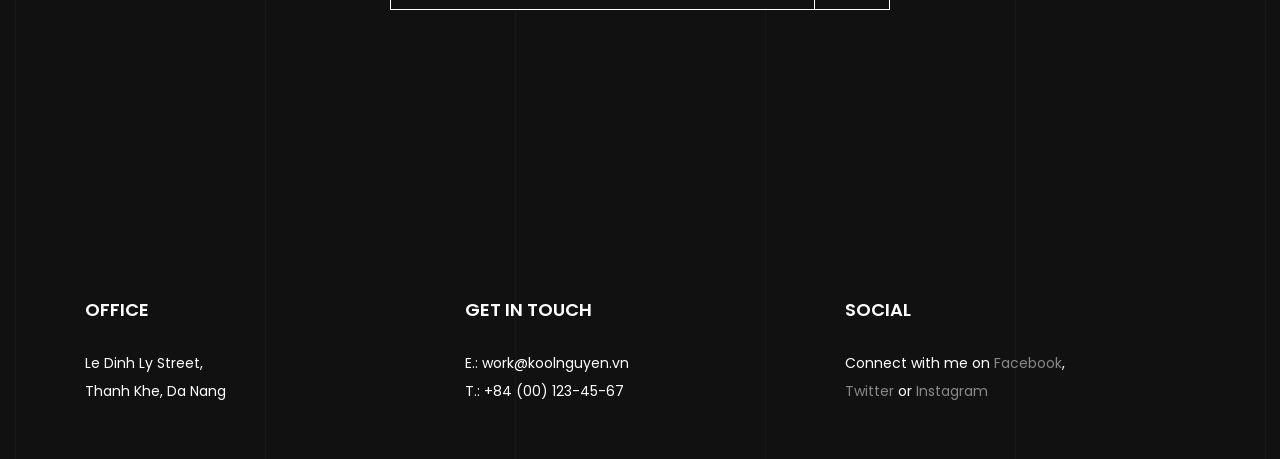
<file: about.html>
<!DOCTYPE html>
<html lang="en">

<head>
	<meta charset="utf-8" />
	<title>Kool Nguyen – Photography / Visual stories</title>

	<!-- Meta Data -->
	<meta http-equiv="X-UA-Compatible" content="IE=edge">
	<meta name="viewport" content="width=device-width, initial-scale=1">
	<meta name="author" content="ArtStyles Brand (ArtTemplate, ArtIcons)" />
	<meta name="keywords" content="" />
	<meta name="description" content="" />

	<!-- Favicons -->
	<link rel="apple-touch-icon" sizes="144x144" href="images/favicons/apple-touch-icon-144x144.png">
	<link rel="apple-touch-icon" sizes="114x114" href="images/favicons/apple-touch-icon-114x114.png">
	<link rel="apple-touch-icon" sizes="72x72" href="images/favicons/apple-touch-icon-72x72.png">
	<link rel="apple-touch-icon" sizes="57x57" href="images/favicons/apple-touch-icon-57x57.png">
	<link rel="shortcut icon" href="images/favicons/favicon.png" type="image/png">

	<!-- Styles -->
	<link rel="stylesheet" type="text/css" href="style/style.css" />

	<!-- Modernizr -->
	<script src="js/modernizr.custom.js" type="text/javascript"></script>

</head>
<body>
    <div class="loading animated">
		<div class="loading-wrap animated bounceInLeft">
			<span class="logotype animated infinite bounceIn">Kool Nguyen</span>
			<span class="loading-tagline">Photography / Visual stories</span>
		</div>
	</div>

	<!-- Header -->
	<nav class="navbar animated slideInDown">
		<div class="navbar-left">
			<a href="index.html" class="navbar-brand " title="Kool Nguyen – Photography / Visual stories">
				<span class="brand-name">Kool Nguyen</span>
				<span class="brand-tagline">Photography / Visual stories</span>
			</a>
		</div>
		<div id="open-overlay-nav" class="hamburger">
			<span class="hamburger__line"></span>
			<span class="hamburger__line"></span>
			<span class="hamburger__line"></span>
		</div>
	</nav>
	<!-- /Header -->

	<!-- History -->
	<section class="section section-history section_no-space-bottom section_first">
    	<div class="container">
            <div class="row justify-content-center">
			    <div class="col-12 col-lg-9 section__header-wrap section__quote">
				    <h2 class="title title__h2 title_center title_light title_vertical-line-bottom" data-i18n="about.quote">
					    Photography —is the most democratic of all arts.
					</h2>
				</div>
			</div>
		</div>

	    <div class="container">
		    <!-- Item -->
            <div class="row row-flex os">
			    <div class="col-sm-auto col-lg-5">
				    <div class="block-image">
					    <span class="block-image__number" data-top-bottom="transform:translate3d(0,50px,0)" data-bottom-top="transform:translate3d(0,0px,0)">01.</span>
                        <div class="reveal"><img src="img/image_history_01.jpg" alt="2015 Year"></div>
                    </div>
				</div>
			    <div class="col-12 col-lg-7">
				    <div class="col-about__describe col-about__describe_right">
				        <h6 class="title__h6 title__overhead" data-i18n="about.year2015">2015 year</h6>
				        <h2 class="title title__h2 title__section title_normal" data-i18n="about.title2015">Beginning of a photographer's career.</h2>
				        <p class="block-description" data-i18n="about.text2015">The world of design is ruled by diversity, and it's good. Another question is whether to consider a lot of pieces of furniture as trash. That's it is this responsibility — to create things, not junk, — lies on the designer and the company-manufacturer. Bad architecture is even more harmful.
                        If you make an ugly, uncomfortable and expensive chair, then it will be forgotten very quickly, but if you build a terrible building — it will stay for twenty years and make many unhappy.</p>
				    </div>
				</div>
			</div>
			<!-- /Item -->
			
			<!-- Item -->
            <div class="row row-flex os">
			    <div class="col-12 col-lg-7 order-2 order-lg-1">
				    <div class="col-about__describe col-about__describe_left">
				        <h6 class="title__h6 title__overhead" data-i18n="about.year2016">2016 year</h6>
				        <h2 class="title title__h2 title__section title_normal" data-i18n="about.title2016">Opening of the office.</h2>
				        <p class="block-description" data-i18n="about.text2016">More than the design process itself, I am interested in inventions, engineering and marketing ... I think that a good designer is someone who manages to unite all the elements: the understanding of materials and the belief in increasing functionality. Then the reduction to the form, if you like, becomes the result of all these experiments ..</p>
				    </div>
				</div>
			    <div class="col-sm-auto col-lg-5 order-1 order-lg-2">
				    <div class="block-image _right">
					    <span class="block-image__number" data-top-bottom="transform:translate3d(0,50px,0)" data-bottom-top="transform:translate3d(0,0px,0)">02.</span>
                        <div class="reveal"><img src="img/image_history_02.jpg" alt="2016 Year"></div>
                    </div>
				</div>
			</div>
			<!-- /Item -->
			
			<!-- Item -->
            <div class="row row-flex os">
			    <div class="col-sm-auto col-lg-5">
				    <div class="block-image">
					    <span class="block-image__number" data-top-bottom="transform:translate3d(0,50px,0)" data-bottom-top="transform:translate3d(0,0px,0)">03.</span>
                        <div class="reveal"><img src="img/image_history_03.jpg" alt="2017 Year"></div>
                    </div>
				</div>
			    <div class="col-12 col-lg-7">
				    <div class="col-about__describe col-about__describe_right">
				        <h6 class="title__h6 title__overhead" data-i18n="about.year2017">2017 year</h6>
				        <h2 class="title title__h2 title__section title_normal" data-i18n="about.title2017">Cooperation with world brands.</h2>
				        <p class="block-description" data-i18n="about.text2017">My work is simple and sophisticated, so it can be described in both simple and florid language. I love sophistication and I feel its superiority. I like people with a sophisticated mind and at the same time simple in communication. These qualities can be combined quite naturally. However, objects, like people, look pathetic if these properties are connected in them artificially.</p>
				    </div>
				</div>
			</div>
			<!-- /Item -->
		</div>
	</section>
    <!-- /History -->
	
	<!-- Newsletter -->
	<section class="section section-newsletter">
	    <div class="container">
		    <div class="row justify-content-center">
			    <div class="col-12 col-lg-9 section__header-wrap">
				      <h2 class="title title__h2 title_center title_normal"><span class="reveal reveal_gray" data-i18n="newsletter.title">Sign up for our newsletter to receive special offers.</span></h2>
				</div>
			</div>
			
			<div class="form-group">
				<form class="subscribe-form" data-toggle="validator">
				    <div class="subscribe-form__inner">
					    <input type="email" class="form-control _big email_valid" data-i18n-placeholder="newsletter.placeholder" placeholder="Enter your email address" required data-error="Please, enter your email.">
					    <button type="submit" class="btn-subscribe">OK</button>
					</div>
					<div id="validator-subscribe" class="hidden"></div>
				</form>
			</div>
		</div>	
	</section>
	<!-- /Newsletter -->
	
	<footer class="footer">
		<div class="container">
			<div class="row">
				<div class="col-md-6 col-lg-4">
					<h5 class="title title__h6 text_uppercase" data-i18n="footer.office">Office</h5>
					<ul class="footer__contacts list-unstyled">
						<li>Le Dinh Ly Street,<br />Thanh Khe, Da Nang</li>
					</ul>
				</div>
				<div class="col-md-6 col-lg-4">
					<h5 class="title title__h6 text_uppercase" data-i18n="footer.contact">Get in touch</h5>
					<ul class="footer__contacts list-unstyled">
						<li>E.: work@koolnguyen.vn</li>
						<li>T.: +84 (00) 123-45-67</li>
					</ul>
				</div>
				<div class="col-md-6 col-lg-4">
					<h5 class="title title__h6 text_uppercase" data-i18n="footer.social">Social</h5>
					<ul class="footer__contacts list-unstyled">
						<li><span data-i18n="footer.connect">Connect with me on</span> <a class="link_decoration" href="#">Facebook</a>,<br /><a
								class="link_decoration" href="#">Twitter</a> or <a class="link_decoration"
								href="#">Instagram</a></li>
					</ul>
				</div>
			</div>
		</div>
	</footer>

	<!-- Overlay Menu -->
	<div class="popup popup__menu">
		<div class="popup-inner">
			<div class="dl-menu__wrap dl-menuwrapper">
				<ul class="dl-menu dl-menuopen">
					<li>
						<a href="index.html" data-i18n="menu.home">Home</a>
					</li>
					<li><a href="about.html" data-i18n="menu.about">About Me</a></li>
					<li>
						<a href="gallery.html" data-i18n="menu.works">Works</a>
					</li>
					<li>
						<a href="blog.html" data-i18n="menu.blog">Blog</a>
					</li>
					<li><a href="contact.html" data-i18n="menu.contact">Contact</a></li>
					<li>
						<button class="theme-toggle theme-toggle-menu" type="button" aria-label="Switch to light theme" aria-pressed="false">
							<i class="theme-toggle__icon theme-toggle__icon_sun fa fa-sun-o" aria-hidden="true"></i>
							<i class="theme-toggle__icon theme-toggle__icon_moon fa fa-moon-o" aria-hidden="true"></i>
							<span class="theme-toggle__label">Light Mode</span>
						</button>
					</li>
					<li>
						<button class="language-toggle" id="language-toggle" type="button" aria-label="Switch to Vietnamese" aria-pressed="false">
							<span class="language-toggle__option language-toggle__option_en">EN</span>
							<span class="language-toggle__option language-toggle__option_vi">VI</span>
						</button>
					</li>
				</ul>
			</div>
		</div>
	</div>
	<!-- /Overlay Menu -->
	 
	
	<div id="wave"></div>
	
	<!-- JavaScripts -->
	<script src="js/jquery-3.1.1.min.js" type="text/javascript"></script>
	<script src="js/plugins.js" type="text/javascript"></script>
	<script src="js/siriwave.js" type="text/javascript"></script>
	<script src="js/common.js" type="text/javascript"></script>
	<script src="js/about.js" type="text/javascript"></script>

</body>

<!-- Mirrored from netgon.net/artstyles/oliver/new/dark/about.html by HTTrack Website Copier/3.x [XR&CO'2014], Wed, 23 Sep 2026 03:16:12 GMT -->
</html>
</file>
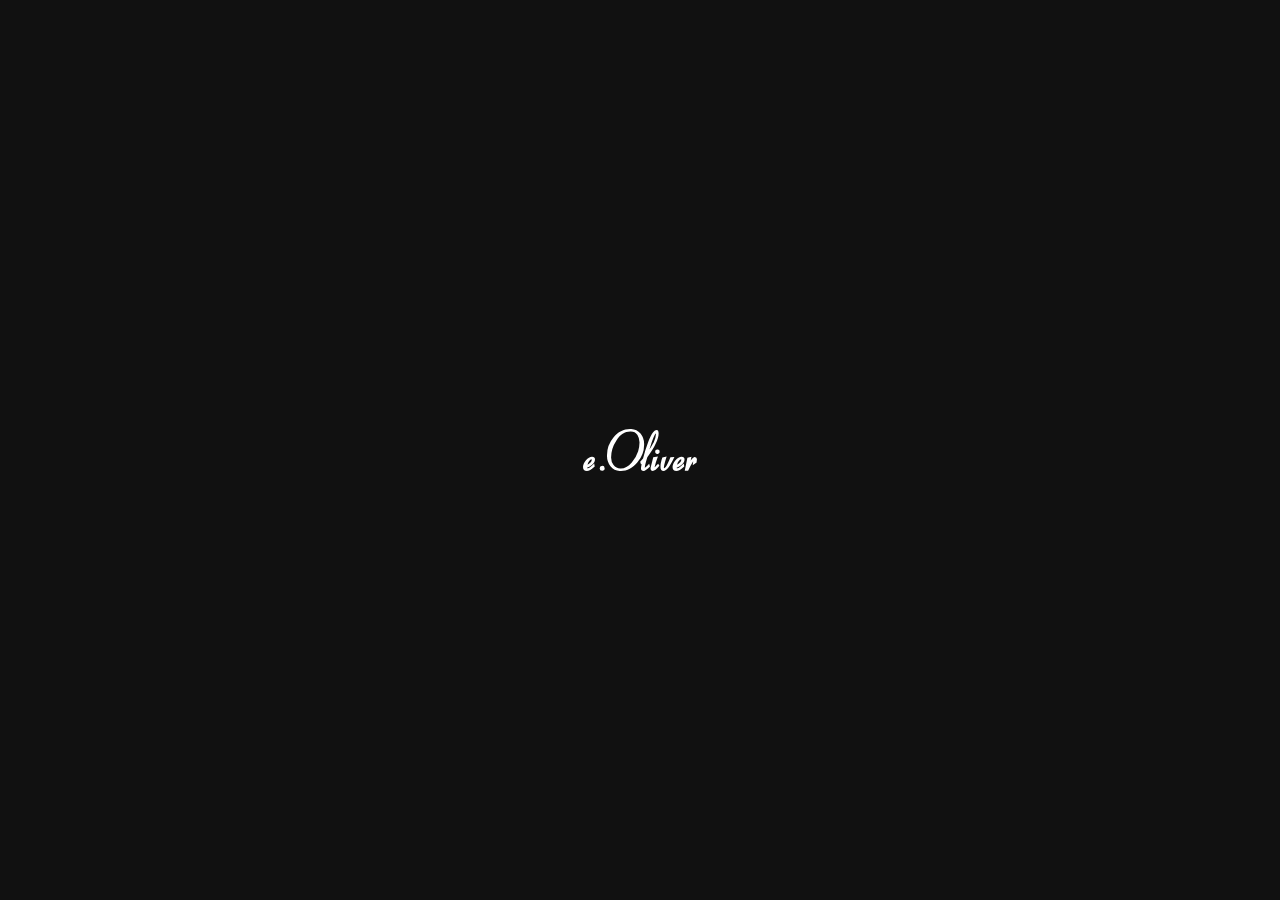
<file: about_onescreen.html>
<!DOCTYPE html>
<html lang="en">


<!-- Mirrored from netgon.net/artstyles/oliver/new/dark/about_onescreen.html by HTTrack Website Copier/3.x [XR&CO'2014], Wed, 23 Sep 2026 03:17:26 GMT -->
<head>
    <meta charset="utf-8" />
    <title>Oliver – Photography & Personal Blog — About Us One screen</title>

	<!-- Meta Data -->
	<meta http-equiv="X-UA-Compatible" content="IE=edge">
	<meta name="viewport" content="width=device-width, initial-scale=1">
    <meta name="author" content="ArtStyles Brand (ArtTemplate, ArtIcons)" />
    <meta name="keywords" content="" />
    <meta name="description" content="" />

	<!-- Favicons -->
	<link rel="apple-touch-icon" sizes="144x144" href="images/favicons/apple-touch-icon-144x144.png">
	<link rel="apple-touch-icon" sizes="114x114" href="images/favicons/apple-touch-icon-114x114.png">
	<link rel="apple-touch-icon" sizes="72x72" href="images/favicons/apple-touch-icon-72x72.png">
	<link rel="apple-touch-icon" sizes="57x57" href="images/favicons/apple-touch-icon-57x57.png">
	<link rel="shortcut icon" href="images/favicons/favicon.png" type="image/png">

    <!-- Styles -->
	<link rel="stylesheet" type="text/css" href="style/style.css"/>

	<!-- Modernizr -->
	<script src="js/modernizr.custom.js" type="text/javascript"></script>
	
</head>
<body>
    <div class="loading animated">
	    <div class="loading-wrap animated bounceInLeft">
		    <img class="logotype animated infinite bounceIn" src="images/logotype.svg" alt="e.Oliver">
	    </div>
	</div>
	
    <!-- Header -->
	<nav class="navbar animated slideInDown">
        <div class="navbar-left">
            <a href="index.html">
                <img class="logotype" src="images/logotype.svg" alt="e.Oliver">
			</a>
        </div>
		<div id="open-overlay-nav" class="hamburger">
            <span class="hamburger__line"></span>
            <span class="hamburger__line"></span>
            <span class="hamburger__line"></span>
			<span class="hamburger__text">Menu</span>
        </div>
	</nav>
	<!-- /Header -->

	<!-- About -->
	<section class="section section-onescreen">
	    <div class="container">	
            <div class="row row-flex os">
			    <div class="col-sm-auto col-lg-5">
				    <div class="block-image">
                        <div class="reveal reveal--img"><img src="img/image_history_01.jpg" alt="About Us"></div>
                    </div>
				</div>
			    <div class="col-12 col-lg-7">
				    <div class="col-about__describe col-about__describe_right">
				        <h6 class="title__h6 title__overhead">About Us</h6>
				        <h2 class="title title__h2 title__section title_normal">Beginning of a photographer's career.</h2>
				        <p class="block-description block-description_two-column">The world of design is ruled by diversity, and it's good. Another question is whether to consider a lot of pieces of furniture as trash. That's it is this responsibility — to create things, not junk, — lies on the designer and the company-manufacturer. Bad architecture is even more harmful.
                        If you make an ugly, uncomfortable and expensive chair, then it will be forgotten very quickly, but if you build a terrible building — it will stay for twenty years and make many unhappy.</p>
				    </div>
				</div>
			</div>
		</div>
		<div class="text-decoration text-decoration_bottom" data-100-start="transform[swing]:translateY(100px)" data--800-top="transform[swing]:translateY(-100px)">About Us</div>
	</section>
    <!-- /About -->

	<!-- Overlay Menu -->
	<div class="popup popup__menu">
	    <div class="popup-inner">
            <div class="dl-menu__wrap dl-menuwrapper">
                <ul class="dl-menu dl-menuopen">
					<li>
					    <a href="#">Home <i class="fa fa-angle-down" aria-hidden="true"></i></a>
					    <ul class="dl-submenu">
						    <li><a href="index.html">Homepage v1</a></li>
						    <li><a href="index_onescreen.html">Homepage v2</a></li>
					    </ul>
				    </li>
				    <li><a href="about.html">About Me</a></li>
					<li>
					    <a href="#">Works <i class="fa fa-angle-down" aria-hidden="true"></i></a>
					    <ul class="dl-submenu">
						    <li><a href="gallery.html">Gallery Fixed</a></li>
						    <li><a href="gallery_fully.html">Gallery Fully</a></li>
					    </ul>
				    </li>
					<li>
					    <a href="#">Journal <i class="fa fa-angle-down" aria-hidden="true"></i></a>
					    <ul class="dl-submenu">
						    <li><a href="blog.html">Journal</a></li>
						    <li><a href="blog_single_image.html">Single Image</a></li>
						    <li><a href="blog_single_video.html">Single Video</a></li>
					    </ul>
				    </li>
				    <li><a href="contact.html">Contact</a></li>
				    <li>
					    <a href="#">More <i class="fa fa-angle-down" aria-hidden="true"></i></a>
					    <ul class="dl-submenu">
						    <li><a href="about_onescreen.html">About Onescreen</a></li>
							<li><a href="coming_soon.html">Coming Soon</a></li>
						    <li><a href="page_error.html">Page Error</a></li>
							<li><a href="page_error_v2.html">Page Error v2</a></li>
						    <li><a href="nav_v2.html">Menu v2</a></li>
					    </ul>
				    </li>
			    </ul>
		    </div>
	    </div>
	</div>
	<!-- /Overlay Menu -->
	
	<!-- JavaScripts -->
	<script src="js/jquery-3.1.1.min.js" type="text/javascript"></script>
	<script src="js/plugins.js" type="text/javascript"></script>
    <script src="js/common.js" type="text/javascript"></script>

</body>

<!-- Mirrored from netgon.net/artstyles/oliver/new/dark/about_onescreen.html by HTTrack Website Copier/3.x [XR&CO'2014], Wed, 23 Sep 2026 03:17:26 GMT -->
</html>
</file>
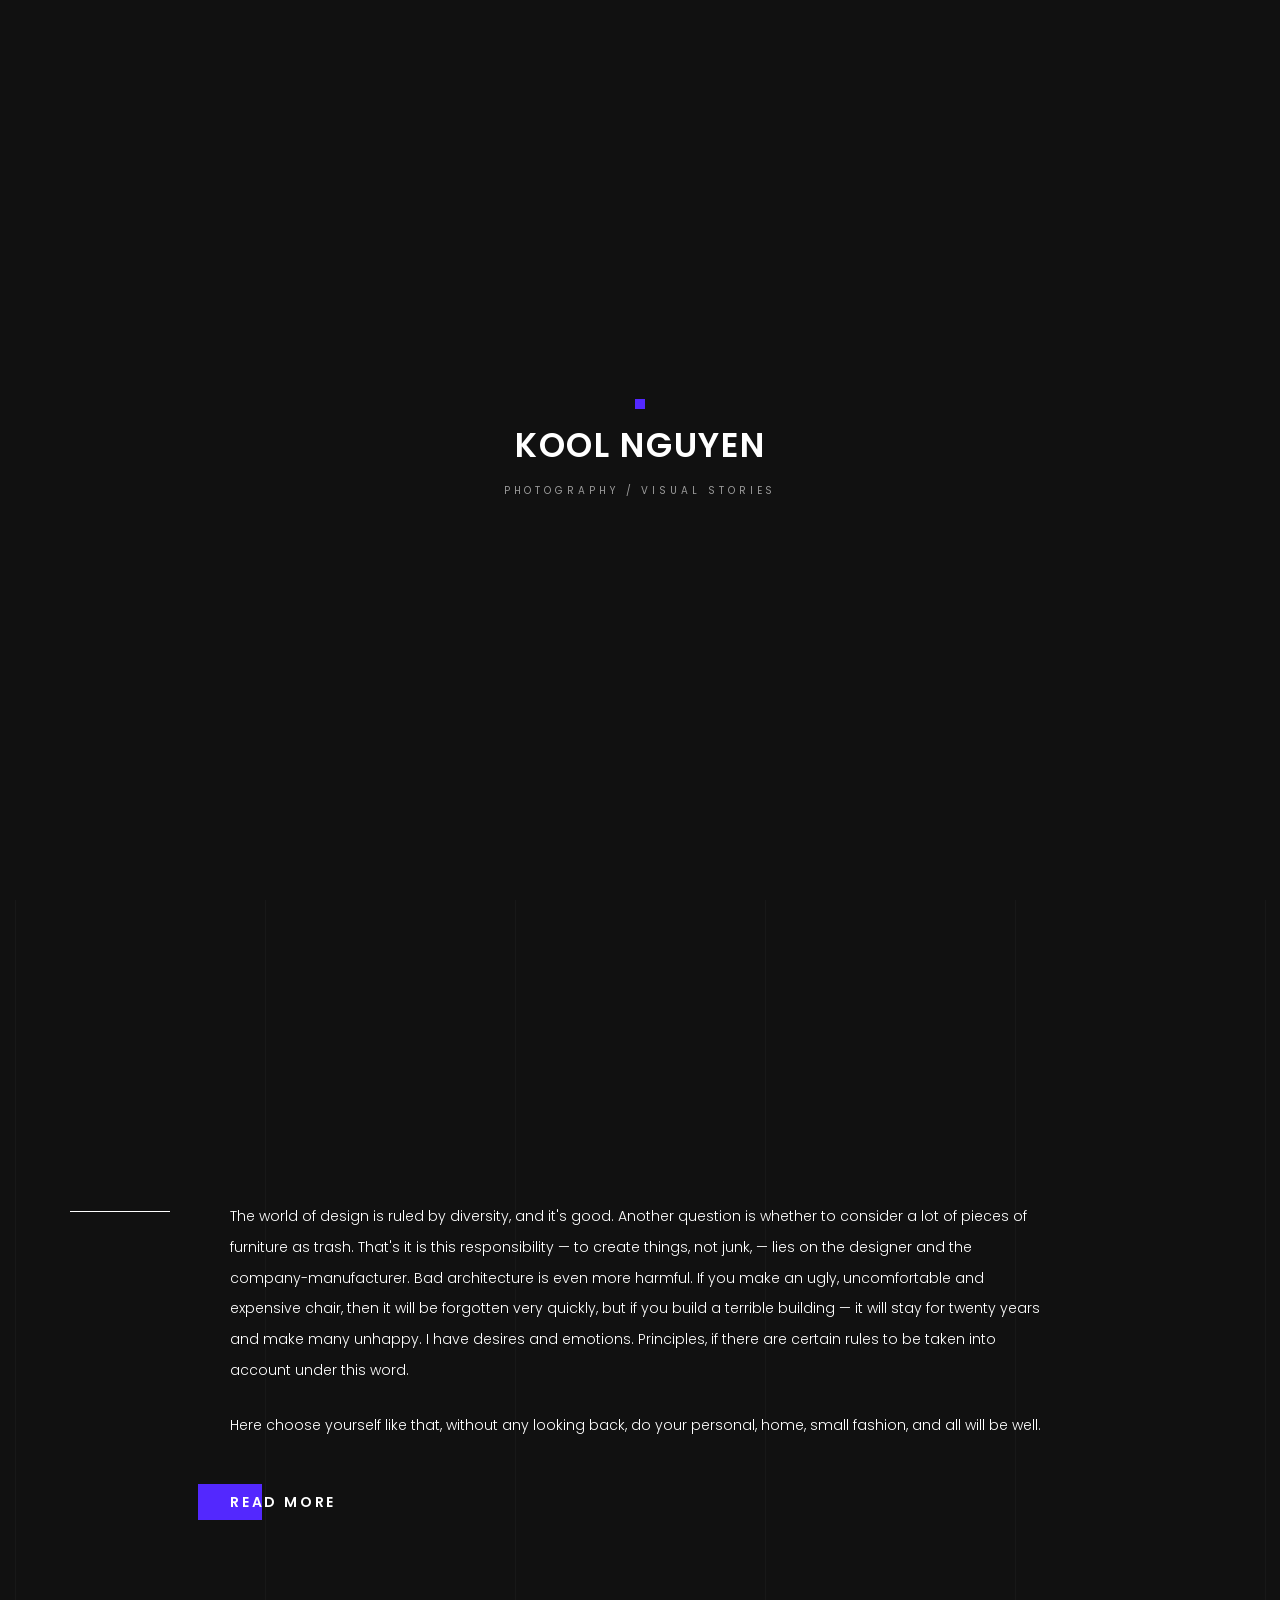
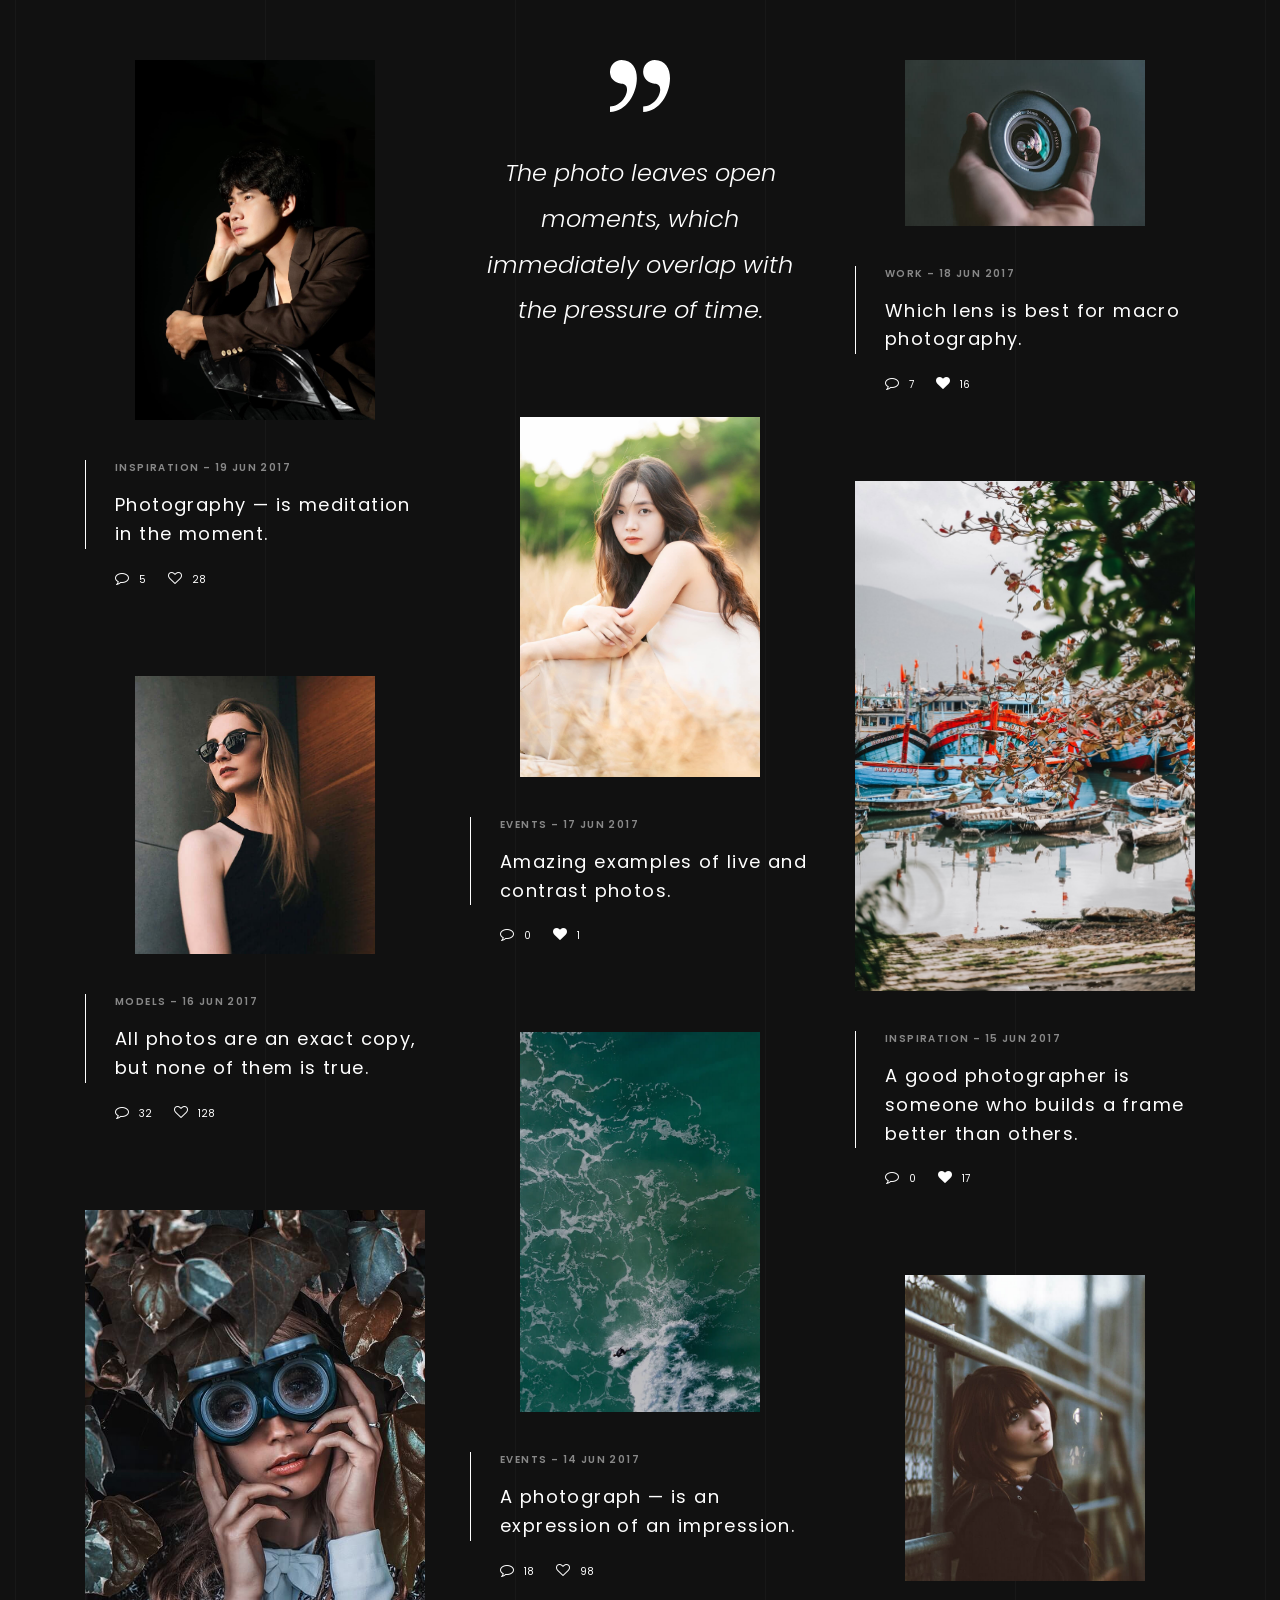
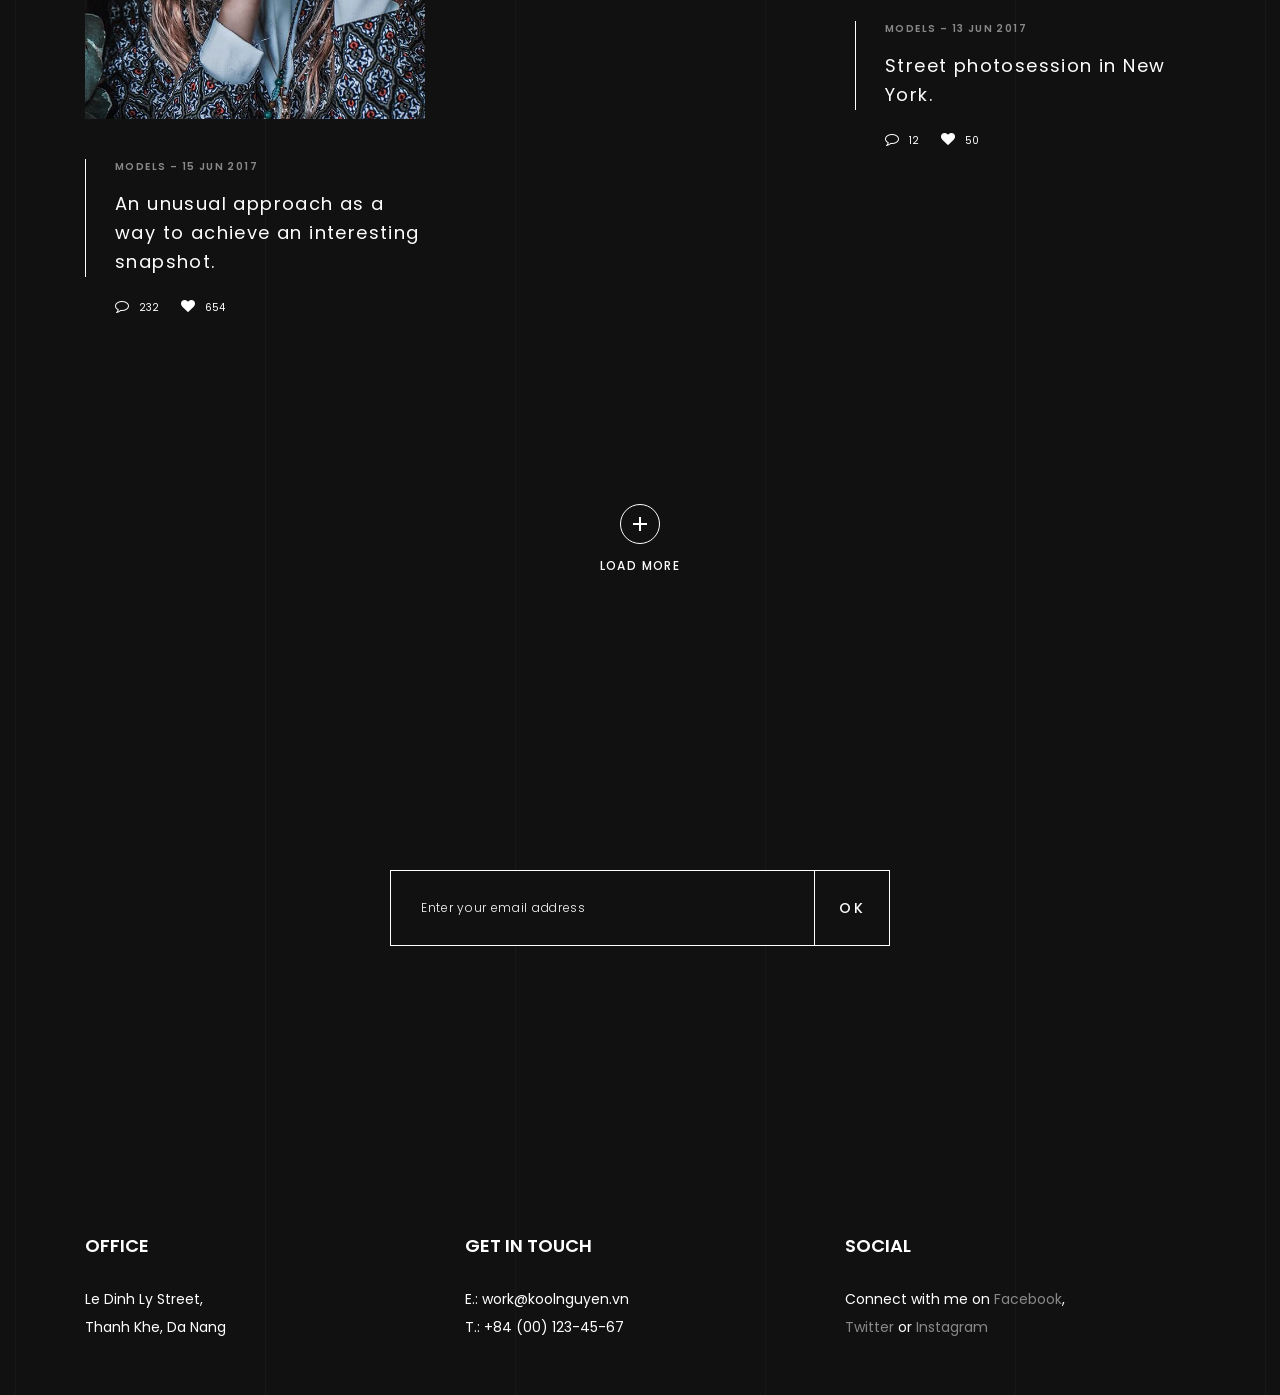
<file: blog.html>
<!DOCTYPE html>
<html lang="en">

<head>
	<meta charset="utf-8" />
	<title>Kool Nguyen – Photography / Visual stories</title>

	<!-- Meta Data -->
	<meta http-equiv="X-UA-Compatible" content="IE=edge">
	<meta name="viewport" content="width=device-width, initial-scale=1">
	<meta name="author" content="ArtStyles Brand (ArtTemplate, ArtIcons)" />
	<meta name="keywords" content="" />
	<meta name="description" content="" />

	<!-- Favicons -->
	<link rel="apple-touch-icon" sizes="144x144" href="images/favicons/apple-touch-icon-144x144.png">
	<link rel="apple-touch-icon" sizes="114x114" href="images/favicons/apple-touch-icon-114x114.png">
	<link rel="apple-touch-icon" sizes="72x72" href="images/favicons/apple-touch-icon-72x72.png">
	<link rel="apple-touch-icon" sizes="57x57" href="images/favicons/apple-touch-icon-57x57.png">
	<link rel="shortcut icon" href="images/favicons/favicon.png" type="image/png">

	<!-- Styles -->
	<link rel="stylesheet" type="text/css" href="style/style.css" />

	<!-- Modernizr -->
	<script src="js/modernizr.custom.js" type="text/javascript"></script>

</head>
<body>
    <div class="loading animated">
		<div class="loading-wrap animated bounceInLeft">
			<span class="logotype animated infinite bounceIn">Kool Nguyen</span>
			<span class="loading-tagline">Photography / Visual stories</span>
		</div>
	</div>

	<!-- Header -->
	<nav class="navbar animated slideInDown">
		<div class="navbar-left">
			<a href="index.html" class="navbar-brand " title="Kool Nguyen – Photography / Visual stories">
				<span class="brand-name">Kool Nguyen</span>
				<span class="brand-tagline">Photography / Visual stories</span>
			</a>
		</div>
		<div id="open-overlay-nav" class="hamburger">
			<span class="hamburger__line"></span>
			<span class="hamburger__line"></span>
			<span class="hamburger__line"></span>
		</div>
	</nav>
	<!-- /Header -->

	<!-- Blog -->
	<section class="section section_top-space-230 section_first">
	    <div class="container">
		    <!-- Filter -->
		    <ul class="filter-categories">
			    <li class="filter-categories__item"><a href="#">All</a></li>
				<li class="filter-categories__item filter-categories__item_current"><a href="#">Inspiration</a></li>
				<li class="filter-categories__item"><a href="#">Models</a></li>
				<li class="filter-categories__item"><a href="#">Events</a></li>
				<li class="filter-categories__item"><a href="#">Work</a></li>
			</ul>
			<!-- /Filter -->
			
		    <!-- Main Post -->
			<article class="item-news item-news__main">
					<header class="item-news__header">
					    <h6 class="title__h6 title__overhead">INSPIRATION – 05 Jul 2017</h6>
					    <h2 class="title title__h1">Photography — is meditation in the moment.</h2>
					</header>
					<figure class="media-content">
					    <span class="reveal">
						    <img class="news-image" src="img/image_news_03.jpg" alt="News">
					    </span>
				    </figure>
					<div class="item-news__paragraph item-news__paragraph_line">
					  	<p>The world of design is ruled by diversity, and it's good. Another question is whether to consider a lot of pieces of furniture as trash. That's it is this responsibility — to create things, not junk, — lies on the designer and the company-manufacturer. Bad architecture is even more harmful. If you make an ugly, uncomfortable and expensive chair, then it will be forgotten very quickly, but if you build a terrible building — it will stay for twenty years and make many unhappy. I have desires and emotions. Principles, if there are certain rules to be taken into account under this word.</p>
						<p>Here choose yourself like that, without any looking back, do your personal, home, small fashion, and all will be well.</p>
					    
						<footer class="item-news__footer">
					        <a class="btn" href="blog_single_image.html">Read More</a>
					    </footer>
					</div>
			</article>
			<!-- /Main Post -->
			
			<div class="grid-news">
			    <!-- Post Image -->
					<article class="item-news item-news__masonry">
						<figure class="media-content">
						    <img class="news-image" src="img/image_history_03.jpg" alt="News">
				        </figure>
					    <header class="item-news__header">
					        <h6 class="title__h6 title__overhead">INSPIRATION – 19 Jun 2017</h6>
					        <h2 class="title title__h6"><a href="blog_single_image.html">Photography — is meditation in the moment.</a></h2>
					    </header>
                        <footer class="item-news__footer">
						    <ul class="item-details">
					            <li><i class="fa fa-comment-o" aria-hidden="true"></i><span>5</span></li>
						        <li><i class="fa fa-heart-o" aria-hidden="true"></i><span>28</span></li>
							</ul>
					    </footer>
					</article>
				<!-- /Post Image -->

			    <!-- Post Quote -->
					<article class="item-news item-news__masonry">
                        <blockquote class="block-quote block-quote_center">
					        <p>The photo leaves open moments, which immediately overlap with the pressure of time.</p>
					    </blockquote>
					</article>
				<!-- /Post Quote -->

			    <!-- Post Image -->
					<article class="item-news item-news__masonry">
						<figure class="media-content">
						    <img class="news-image" src="img/15_image.jpg" alt="News">
				        </figure>
					    <header class="item-news__header">
					        <h6 class="title__h6 title__overhead">Work – 18 Jun 2017</h6>
					        <h2 class="title title__h6"><a href="blog_single_video.html">Which lens is best for macro photography.</a></h2>
					    </header>
                        <footer class="item-news__footer">
						    <ul class="item-details">
					            <li><i class="fa fa-comment-o" aria-hidden="true"></i><span>7</span></li>
						        <li><i class="fa fa-heart" aria-hidden="true"></i><span>16</span></li>
							</ul>
					    </footer>
					</article>
				<!-- /Post Image -->
				
			    <!-- Post Image -->
					<article class="item-news item-news__masonry">
						<figure class="media-content">
						    <img class="news-image" src="img/07_image.jpg" alt="News">
				        </figure>
					    <header class="item-news__header">
					        <h6 class="title__h6 title__overhead">Events – 17 Jun 2017</h6>
					        <h2 class="title title__h6"><a href="blog_single_image.html">Amazing examples of live and contrast photos.</a></h2>
					    </header>
                        <footer class="item-news__footer">
						    <ul class="item-details">
					            <li><i class="fa fa-comment-o" aria-hidden="true"></i><span>0</span></li>
						        <li><i class="fa fa-heart" aria-hidden="true"></i><span>1</span></li>
							</ul>
					    </footer>
					</article>
				<!-- /Post Image -->

			    <!-- Post Image -->
					<article class="item-news item-news__masonry item-news__masonry_fully">
						<figure class="media-content">
						    <img class="news-image" src="img/14_image.jpg" alt="News">
				        </figure>
					    <header class="item-news__header">
					        <h6 class="title__h6 title__overhead">INSPIRATION – 15 Jun 2017</h6>
					        <h2 class="title title__h6"><a href="blog_single_video.html">A good photographer is someone who builds a frame better than others.</a></h2>
					    </header>
                        <footer class="item-news__footer">
						    <ul class="item-details">
					            <li><i class="fa fa-comment-o" aria-hidden="true"></i><span>0</span></li>
						        <li><i class="fa fa-heart" aria-hidden="true"></i><span>17</span></li>
							</ul> 
					    </footer>
					</article>
				<!-- /Post Image -->
				
			    <!-- Post Image -->
					<article class="item-news item-news__masonry">
						<figure class="media-content">
						    <img class="news-image" src="img/image_pricing_01.jpg" alt="News">
				        </figure>
					    <header class="item-news__header">
					        <h6 class="title__h6 title__overhead">Models – 16 Jun 2017</h6>
					        <h2 class="title title__h6"><a href="blog_single_image.html">All photos are an exact copy, but none of them is true.</a></h2>
					    </header>
                        <footer class="item-news__footer">
						    <ul class="item-details">
					            <li><i class="fa fa-comment-o" aria-hidden="true"></i><span>32</span></li>
						        <li><i class="fa fa-heart-o" aria-hidden="true"></i><span>128</span></li>
							</ul>
					    </footer>
					</article>
				<!-- /Post Image -->
				
			    <!-- Post Image -->
					<article class="item-news item-news__masonry">
						<figure class="media-content">
						    <img class="news-image" src="img/17_image.jpg" alt="News">
				        </figure>
					    <header class="item-news__header">
					        <h6 class="title__h6 title__overhead">Events – 14 Jun 2017</h6>
					        <h2 class="title title__h6"><a href="blog_single_video.html">A photograph — is an expression of an impression.</a></h2>
					    </header>
                        <footer class="item-news__footer">
						    <ul class="item-details">
					            <li><i class="fa fa-comment-o" aria-hidden="true"></i><span>18</span></li>
						        <li><i class="fa fa-heart-o" aria-hidden="true"></i><span>98</span></li>
							</ul> 
					    </footer>
					</article>
				<!-- /Post Image -->

			    <!-- Post Image -->
					<article class="item-news item-news__masonry item-news__masonry_fully">
						<figure class="media-content">
						    <img class="news-image" src="img/16_image.jpg" alt="News">
				        </figure>
					    <header class="item-news__header">
					        <h6 class="title__h6 title__overhead">Models – 15 Jun 2017</h6>
					        <h2 class="title title__h6"><a href="blog_single_image.html">An unusual approach as a way to achieve an interesting snapshot.</a></h2>
					    </header>
                        <footer class="item-news__footer">
						    <ul class="item-details">
					            <li><i class="fa fa-comment-o" aria-hidden="true"></i><span>232</span></li>
						        <li><i class="fa fa-heart" aria-hidden="true"></i><span>654</span></li>
							</ul> 
					    </footer>
					</article>
				<!-- /Post Image -->	
			
			    <!-- Post Image -->
					<article class="item-news item-news__masonry">
						<figure class="media-content">
						    <img class="news-image" src="img/18_image.jpg" alt="News">
				        </figure>
					    <header class="item-news__header">
					        <h6 class="title__h6 title__overhead">Models – 13 Jun 2017</h6>
					        <h2 class="title title__h6"><a href="blog_single_video.html">Street photosession in New York.</a></h2>
					    </header>
                        <footer class="item-news__footer">
						    <ul class="item-details">
					            <li><i class="fa fa-comment-o" aria-hidden="true"></i><span>12</span></li>
						        <li><i class="fa fa-heart" aria-hidden="true"></i><span>50</span></li>
							</ul> 
					    </footer>
					</article>
				<!-- /Post Image -->
			</div>
			
            <!-- Load more -->
		    <div class="btn-load__col btn-load__col_space">
		        <div class="btn-load__wrap">
                    <button type="submit" class="btn-load__button"><span class="ripple"></span></button>
			        <span class="btn-load__text">Load More</span>
			    </div>
		    </div>
		
		</div>
	</section>
    <!-- /Blog -->

	<!-- Newsletter -->
	<section class="section section-newsletter">
	    <div class="container">
		    <div class="row justify-content-center">
			    <div class="col-12 col-lg-9 section__header-wrap">
			      <h2 class="title title__h2 title_center title_normal"><span class="reveal reveal_gray">Sign up for our newsletter to receive special offers.</span></h2>
				</div>
			</div>
			
			<div class="form-group">
				<form class="subscribe-form" data-toggle="validator">
				    <div class="subscribe-form__inner">
					    <input type="email" class="form-control _big email_valid" placeholder="Enter your email address" required data-error="Please, enter your email.">
					    <button type="submit" class="btn-subscribe">OK</button>
					</div>
					<div id="validator-subscribe" class="hidden"></div>
				</form>
			</div>
		</div>	
	</section>
	<!-- /Newsletter -->
	
	<footer class="footer">
		<div class="container">
			<div class="row">
				<div class="col-md-6 col-lg-4">
					<h5 class="title title__h6 text_uppercase" data-i18n="footer.office">Office</h5>
					<ul class="footer__contacts list-unstyled">
						<li>Le Dinh Ly Street,<br />Thanh Khe, Da Nang</li>
					</ul>
				</div>
				<div class="col-md-6 col-lg-4">
					<h5 class="title title__h6 text_uppercase" data-i18n="footer.contact">Get in touch</h5>
					<ul class="footer__contacts list-unstyled">
						<li>E.: work@koolnguyen.vn</li>
						<li>T.: +84 (00) 123-45-67</li>
					</ul>
				</div>
				<div class="col-md-6 col-lg-4">
					<h5 class="title title__h6 text_uppercase" data-i18n="footer.social">Social</h5>
					<ul class="footer__contacts list-unstyled">
						<li><span data-i18n="footer.connect">Connect with me on</span> <a class="link_decoration" href="#">Facebook</a>,<br /><a
								class="link_decoration" href="#">Twitter</a> or <a class="link_decoration"
								href="#">Instagram</a></li>
					</ul>
				</div>
			</div>
		</div>
	</footer>

	<!-- Overlay Menu -->
	<div class="popup popup__menu">
		<div class="popup-inner">
			<div class="dl-menu__wrap dl-menuwrapper">
				<ul class="dl-menu dl-menuopen">
					<li>
						<a href="index.html" data-i18n="menu.home">Home</a>
					</li>
					<li><a href="about.html" data-i18n="menu.about">About Me</a></li>
					<li>
						<a href="gallery.html" data-i18n="menu.works">Works</a>
					</li>
					<li>
						<a href="blog.html" data-i18n="menu.blog">Blog</a>
					</li>
					<li><a href="contact.html" data-i18n="menu.contact">Contact</a></li>
					<li>
						<button class="theme-toggle theme-toggle-menu" type="button" aria-label="Switch to light theme" aria-pressed="false">
							<i class="theme-toggle__icon theme-toggle__icon_sun fa fa-sun-o" aria-hidden="true"></i>
							<i class="theme-toggle__icon theme-toggle__icon_moon fa fa-moon-o" aria-hidden="true"></i>
							<span class="theme-toggle__label">Light Mode</span>
						</button>
					</li>
					<li>
						<button class="language-toggle" id="language-toggle" type="button" aria-label="Switch to Vietnamese" aria-pressed="false">
							<span class="language-toggle__option language-toggle__option_en">EN</span>
							<span class="language-toggle__option language-toggle__option_vi">VI</span>
						</button>
					</li>
				</ul>
			</div>
		</div>
	</div>
	<!-- /Overlay Menu -->
	
	<!-- JavaScripts -->
	<script src="js/jquery-3.1.1.min.js" type="text/javascript"></script>
	<script src="js/plugins.js" type="text/javascript"></script>
    <script src="js/common.js" type="text/javascript"></script>

</body>

<!-- Mirrored from netgon.net/artstyles/oliver/new/dark/blog.html by HTTrack Website Copier/3.x [XR&CO'2014], Wed, 23 Sep 2026 03:17:15 GMT -->
</html>
</file>
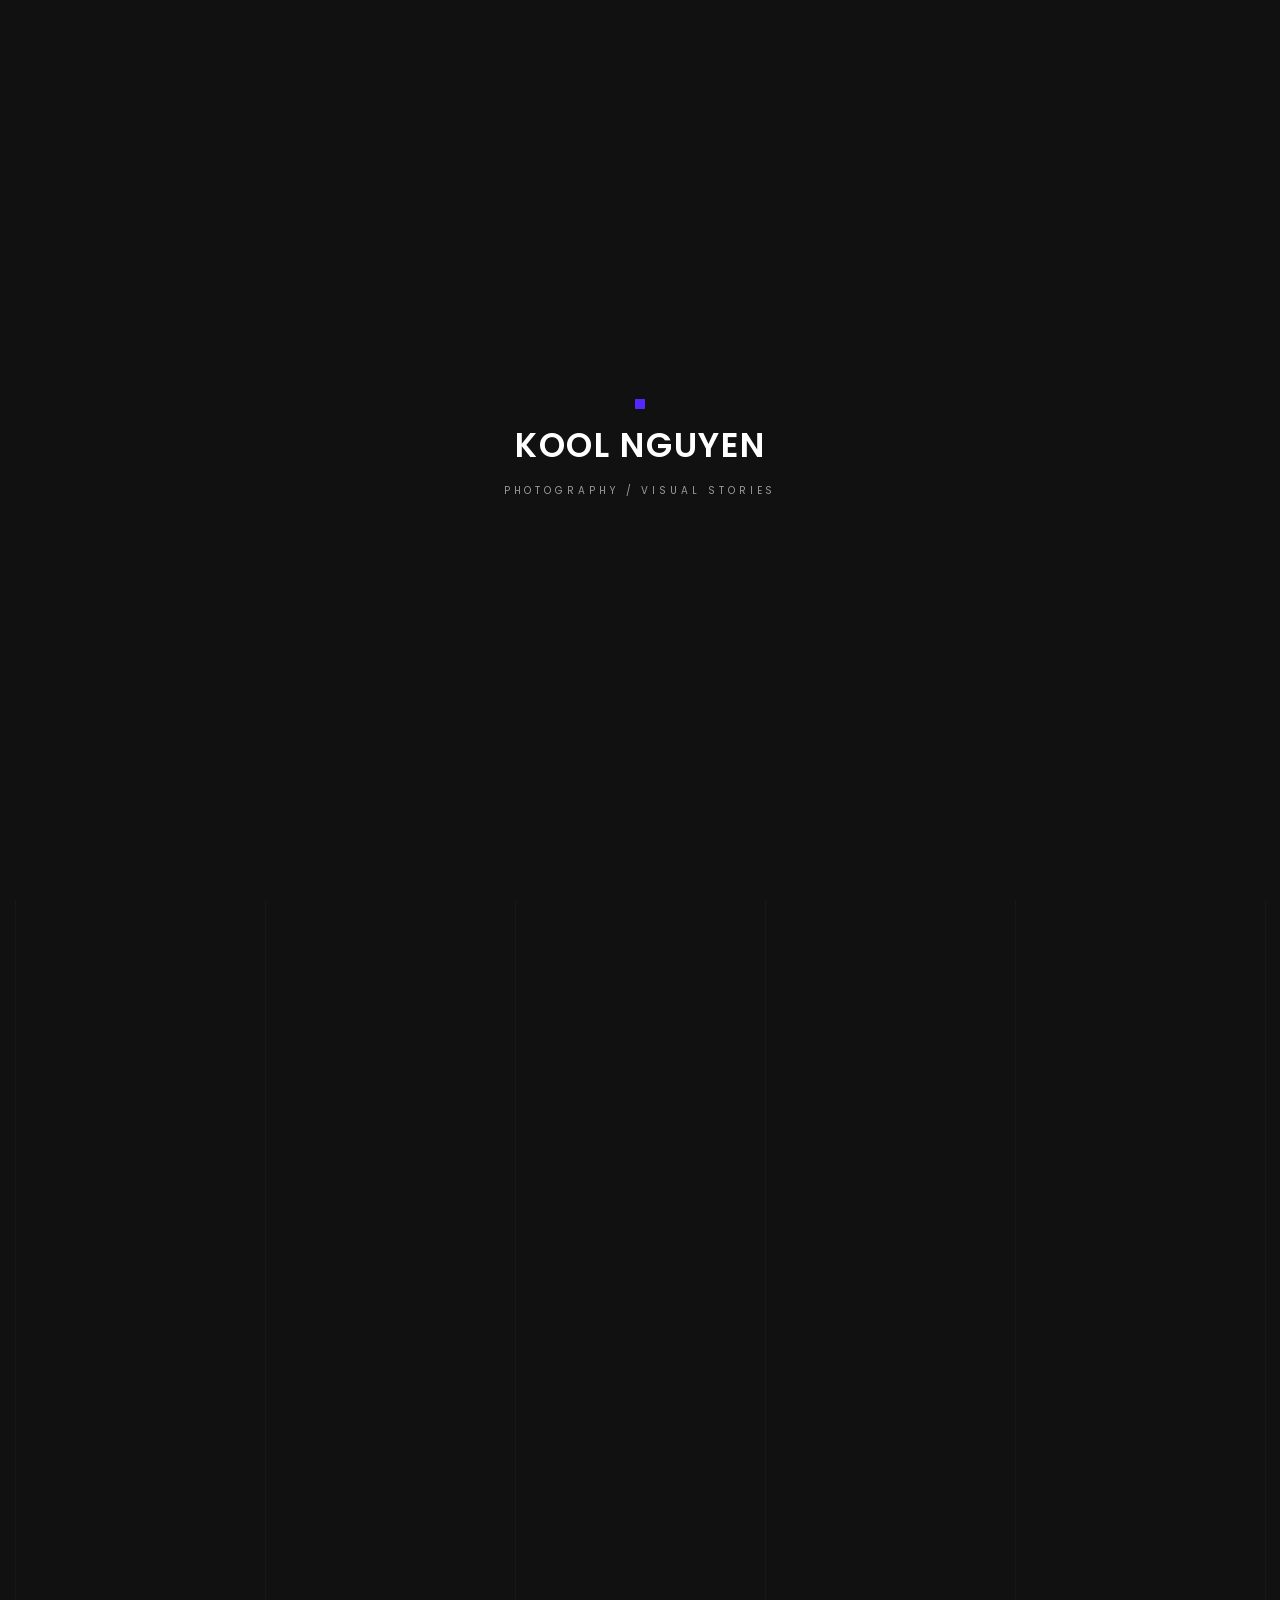
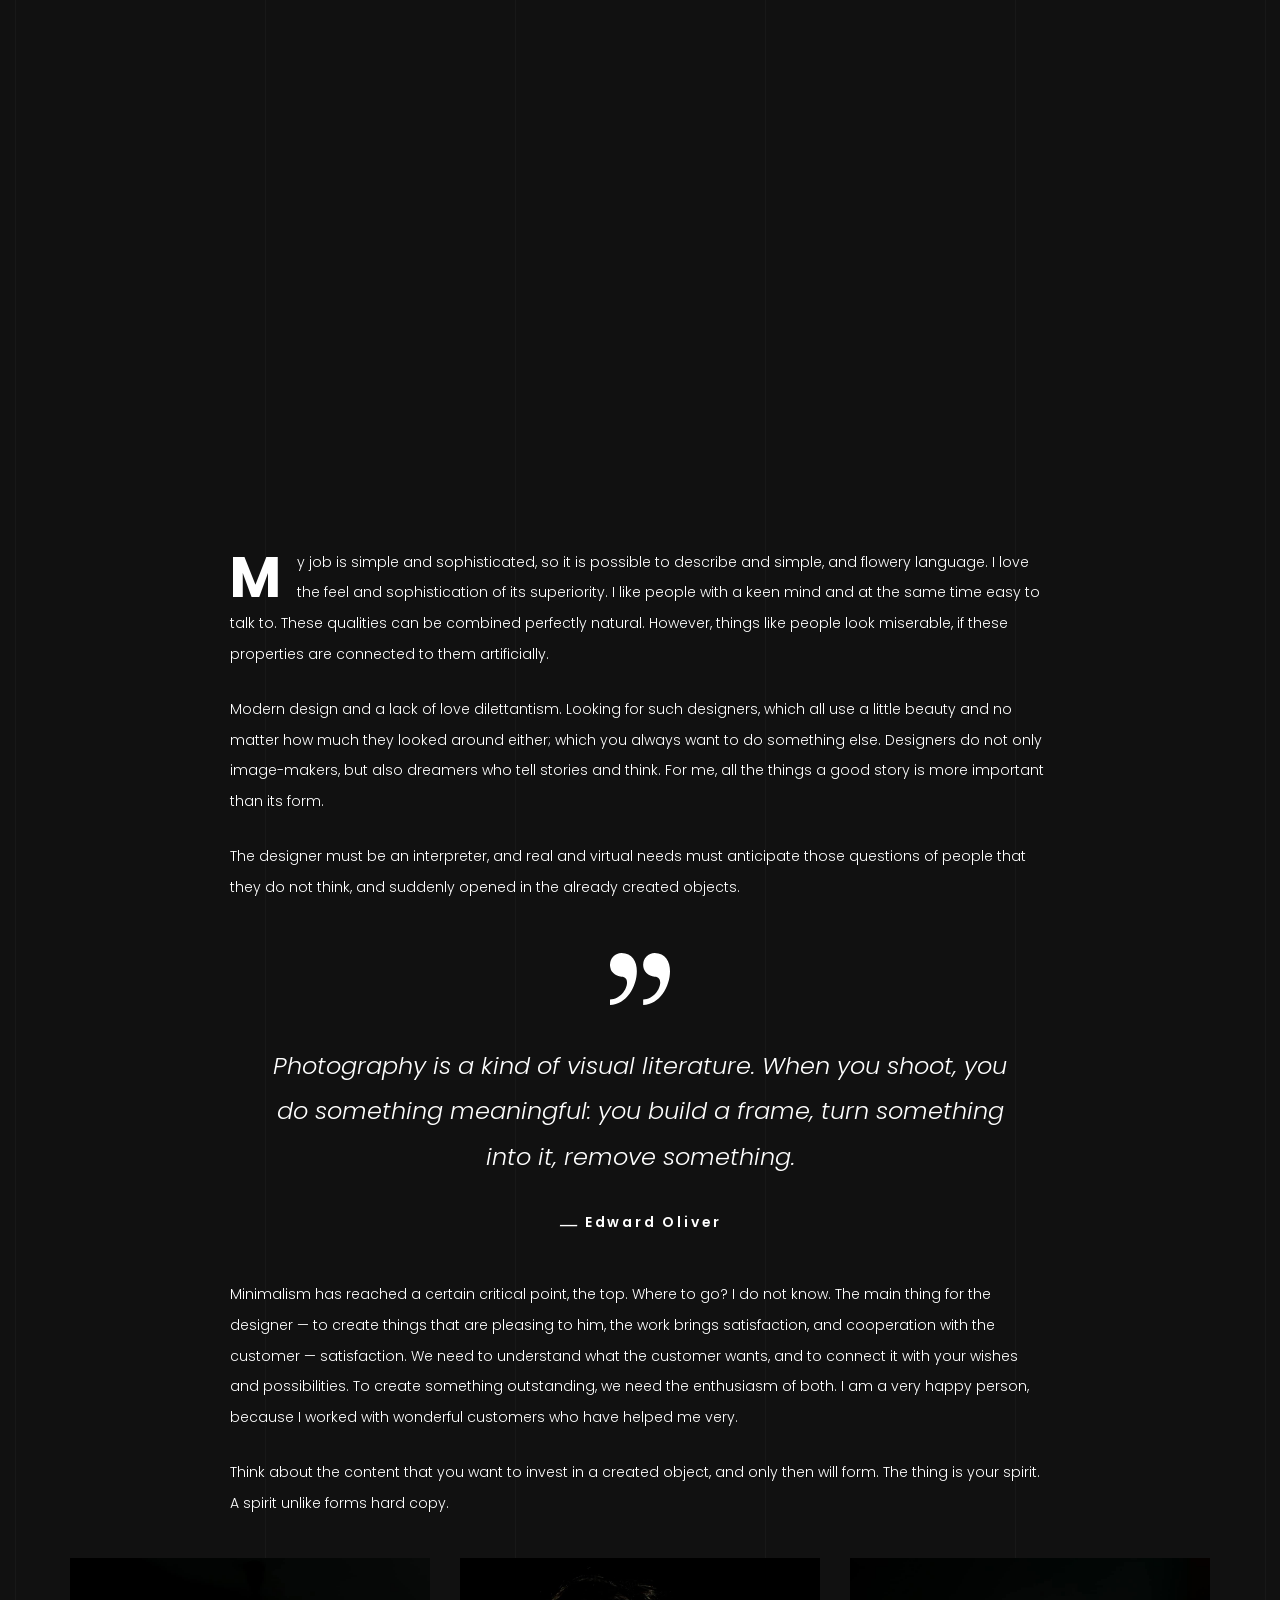
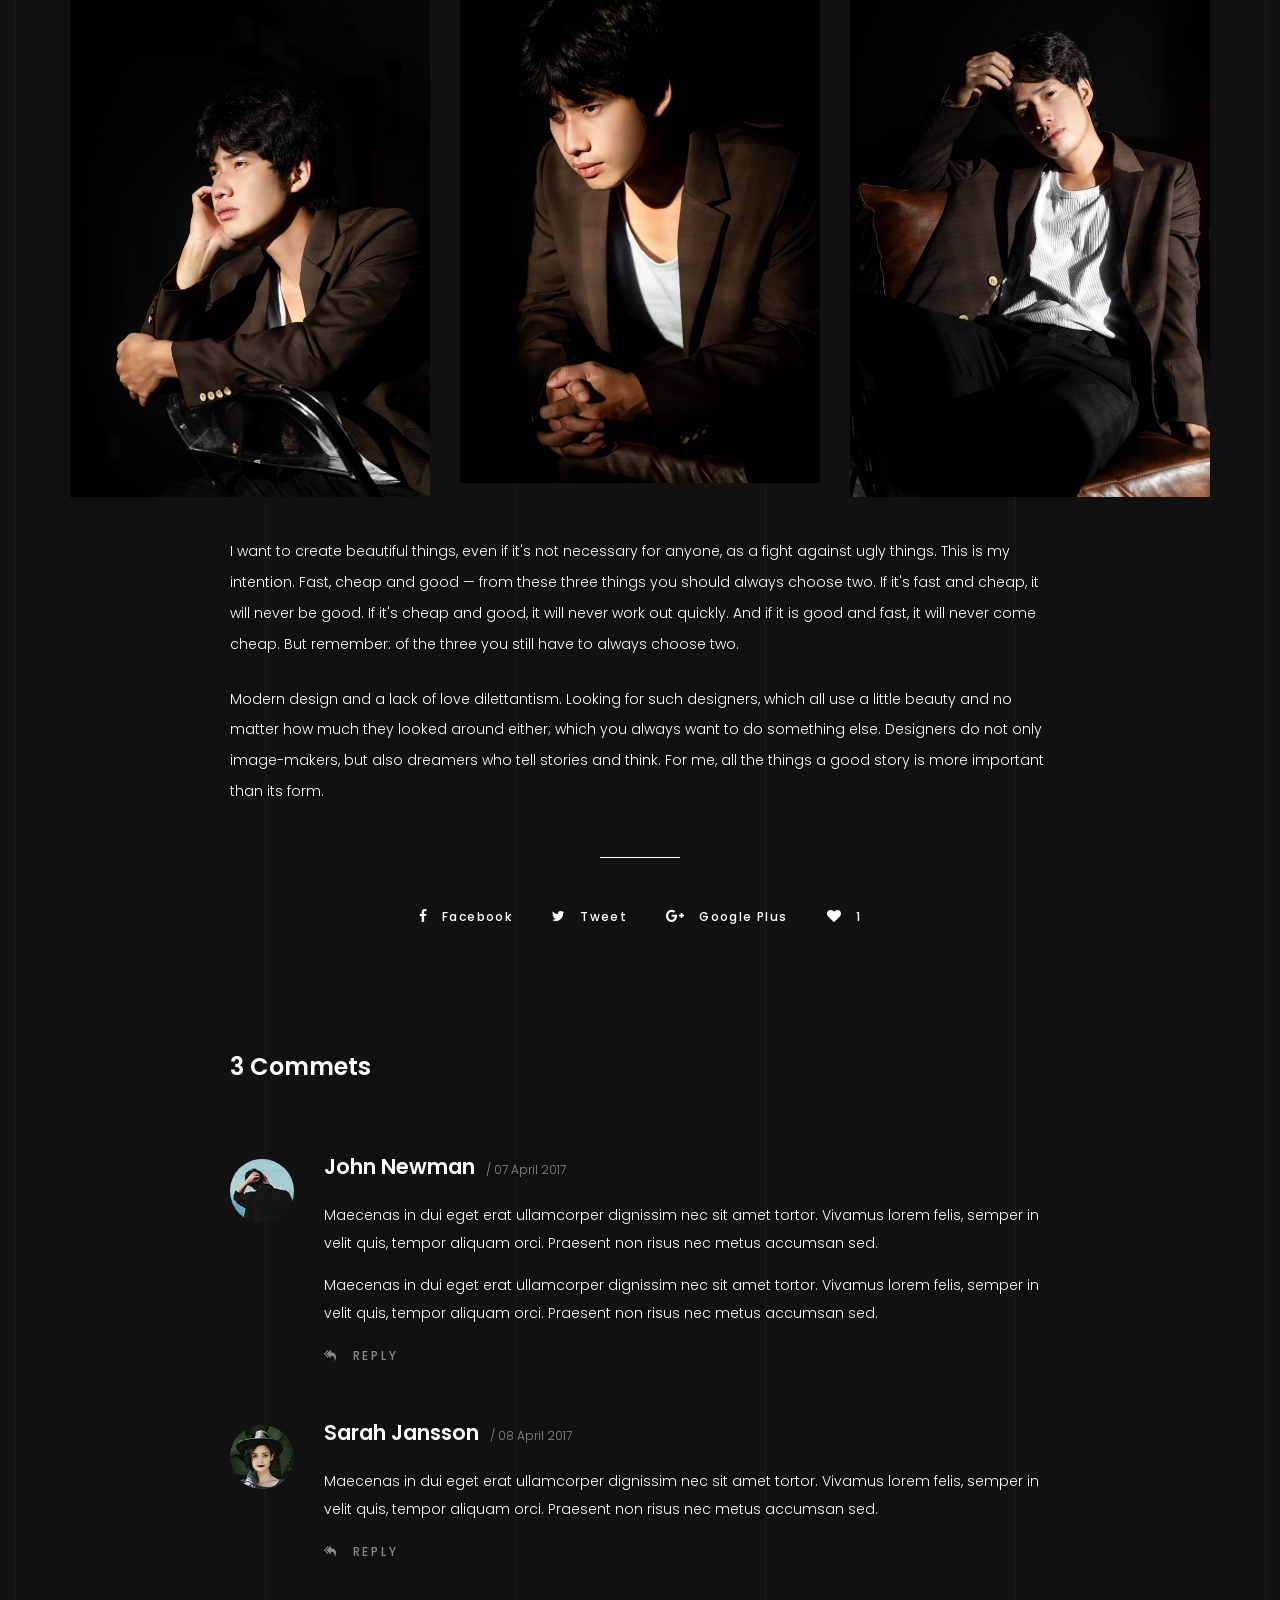
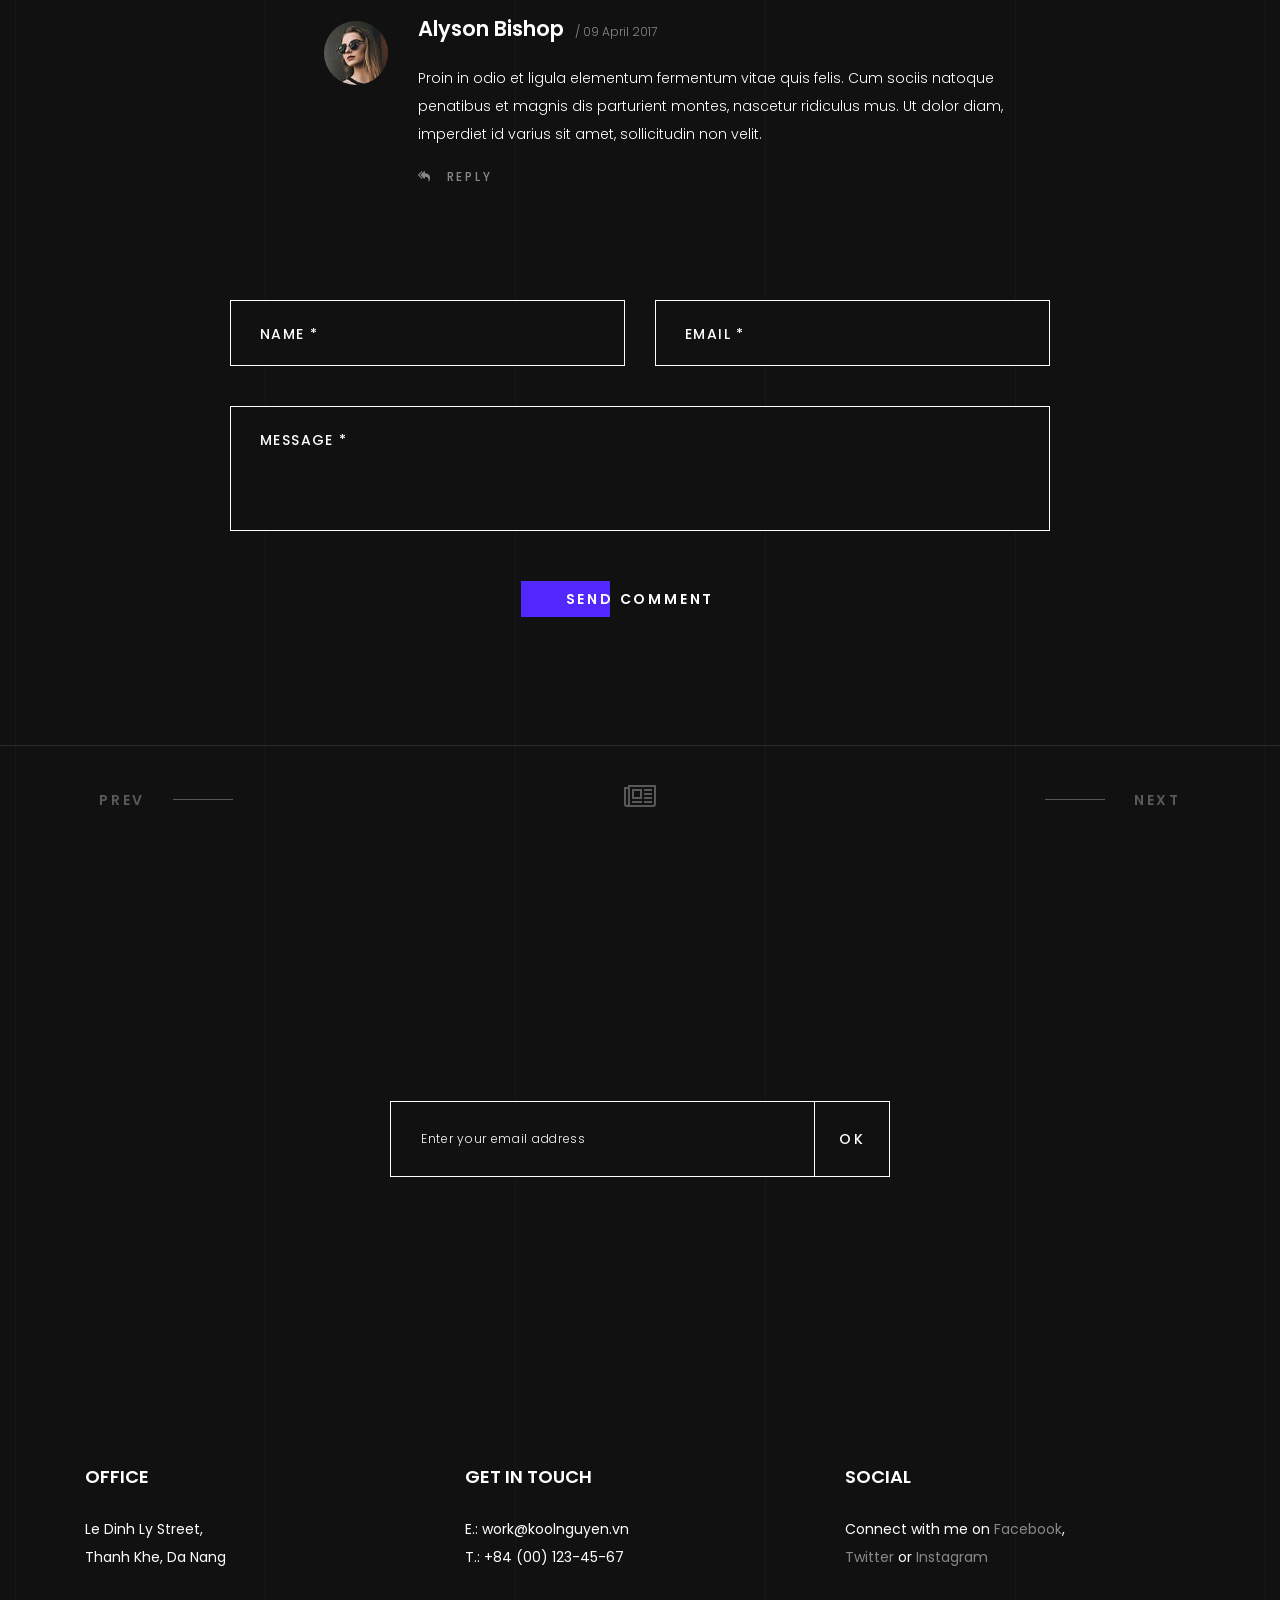
<file: blog_single_image.html>
<!DOCTYPE html>
<html lang="en">

<head>
	<meta charset="utf-8" />
	<title>Kool Nguyen – Photography / Visual stories</title>

	<!-- Meta Data -->
	<meta http-equiv="X-UA-Compatible" content="IE=edge">
	<meta name="viewport" content="width=device-width, initial-scale=1">
	<meta name="author" content="ArtStyles Brand (ArtTemplate, ArtIcons)" />
	<meta name="keywords" content="" />
	<meta name="description" content="" />

	<!-- Favicons -->
	<link rel="apple-touch-icon" sizes="144x144" href="images/favicons/apple-touch-icon-144x144.png">
	<link rel="apple-touch-icon" sizes="114x114" href="images/favicons/apple-touch-icon-114x114.png">
	<link rel="apple-touch-icon" sizes="72x72" href="images/favicons/apple-touch-icon-72x72.png">
	<link rel="apple-touch-icon" sizes="57x57" href="images/favicons/apple-touch-icon-57x57.png">
	<link rel="shortcut icon" href="images/favicons/favicon.png" type="image/png">

	<!-- Styles -->
	<link rel="stylesheet" type="text/css" href="style/style.css" />

	<!-- Modernizr -->
	<script src="js/modernizr.custom.js" type="text/javascript"></script>

</head>
<body>
    <div class="loading animated">
		<div class="loading-wrap animated bounceInLeft">
			<span class="logotype animated infinite bounceIn">Kool Nguyen</span>
			<span class="loading-tagline">Photography / Visual stories</span>
		</div>
	</div>

	<!-- Header -->
	<nav class="navbar animated slideInDown">
		<div class="navbar-left">
			<a href="index.html" class="navbar-brand " title="Kool Nguyen – Photography / Visual stories">
				<span class="brand-name">Kool Nguyen</span>
				<span class="brand-tagline">Photography / Visual stories</span>
			</a>
		</div>
		<div id="open-overlay-nav" class="hamburger">
			<span class="hamburger__line"></span>
			<span class="hamburger__line"></span>
			<span class="hamburger__line"></span>
		</div>
	</nav>
	<!-- /Header -->

	<!-- Blog Singel -->
	<section class="section news-singel section_first">
	    <div class="container">
		    <!-- Post -->
			<article class="item-news item-news__main">
					<header class="item-news__header">
					    <h2 class="title title__h1">Photography — is meditation in the moment.</h2>
						<h6 class="title__h6 title__overhead">INSPIRATION – 06 Jul 2017</h6>
					</header>
					<figure class="media-content">
					    <span class="reveal">
						    <img class="news-image" src="img/08_image.jpg" alt="News">
						</span>
				    </figure>
					<div class="item-news__paragraph">
					  	<p><span class="initial_letter">M</span>y job is simple and sophisticated, so it is possible to describe and simple, and flowery language. I love the feel and sophistication of its superiority. I like people with a keen mind and at the same time easy to talk to. These qualities can be combined perfectly natural. However, things like people look miserable, if these properties are connected to them artificially.</p>
						<p>Modern design and a lack of <a href="#">love dilettantism</a>. Looking for such designers, which all use a little beauty and no matter how much they looked around either; which you always want to do something else. Designers do not only image-makers, but also dreamers who tell stories and think. For me, all the things a good story is more important than its form.</p>
					    <p>The designer must be an interpreter, and real and virtual needs must anticipate those questions of people that they do not think, and suddenly opened in the already created objects.</p>
						<blockquote class="block-quote block-quote_center">
					        <p>Photography is a kind of visual literature. When you shoot, you do something meaningful: you build a frame, turn something into it, remove something.</p>
							— <cite>Edward Oliver</cite>
					    </blockquote>
						<p>Minimalism has reached a certain critical point, the top. Where to go? I do not know. The main thing for the designer — to create things that are pleasing to him, the work brings satisfaction, and cooperation with the customer — satisfaction. We need to understand what the customer wants, and to connect it with your wishes and possibilities. To create something outstanding, we need the enthusiasm of both. I am a very happy person, because I worked with wonderful customers who have helped me very.</p>
						<p>Think about the content that you want to invest in a created object, and only then will form. The thing is your spirit. A spirit unlike forms hard copy.</p>
						<div class="post-gallery">
						    <div class="post-gallery__item">
						        <img class="image__news" src="img/image_history_03.jpg" data-zoomable alt="News">
						    </div>
						    <div class="post-gallery__item">
						        <img class="image__news" src="img/image_history_01.jpg" data-zoomable alt="News">
						    </div>
						    <div class="post-gallery__item">
						        <img class="image__news" src="img/image_history_02.jpg" data-zoomable alt="News">
						    </div>
						</div>
						<p>I want to create beautiful things, even if it's not necessary for anyone, as a fight against ugly things. This is my intention. Fast, cheap and good — from these three things you should always choose two. If it's fast and cheap, it will never be good. If it's cheap and good, it will never work out quickly. And if it is good and fast, it will never come cheap. But remember: of the three you still have to always choose two.</p>
						<p>Modern design and a lack of love dilettantism. Looking for such designers, which all use a little beauty and no matter how much they looked around either; which you always want to do something else. Designers do not only image-makers, but also dreamers who tell stories and think. For me, all the things a good story is more important than its form.</p>
						<footer class="item-news__footer">
					        <div class="share-post">
						        <a href="#"><i class="fa fa-facebook" aria-hidden="true"></i><span>Facebook</span></a>
							    <a href="#"><i class="fa fa-twitter" aria-hidden="true"></i><span>Tweet</span></a>
							    <a href="#"><i class="fa fa-google-plus" aria-hidden="true"></i><span>Google Plus</span></a>
								<a class="like-post" href="#"><i class="fa fa-heart" aria-hidden="true"></i><span>1</span></a>
						    </div>
					    </footer>
					</div>
			</article>
			<!-- /Post -->

	        <!-- Comments -->
	        <div class="section-comments">
		        <h3 class="title title__h5">3 Commets</h3>
		        <!-- Item Comment -->
		        <div class="media">
                    <div class="float-left col-avatar">
                        <img class="media-object" src="img/user_01.jpg" alt="">
                    </div>
                    <div class="media-body">
				        <header class="media-header">
					        <ul class="list-unstyled list-inline">
                                <li class="list-inline-item"><h4 class="media-heading">John Newman</h4></li>
						        <li class="list-inline-item"><span class="data-comment">/ 07 April 2017</span></li>
					        </ul>
				        </header>
                        <p>Maecenas in dui eget erat ullamcorper dignissim nec sit amet tortor. Vivamus lorem felis, semper in velit quis, tempor aliquam orci. Praesent non risus nec metus accumsan sed.</p>
                        <p>Maecenas in dui eget erat ullamcorper dignissim nec sit amet tortor. Vivamus lorem felis, semper in velit quis, tempor aliquam orci. Praesent non risus nec metus accumsan sed.</p>
				        <footer class="media-footer">
					        <a class="reply" href="#demo"><i class="fa fa-reply-all" aria-hidden="true"></i> Reply</a>
				        </footer>
                    </div>
                </div>
		        <!-- /Item Comment -->

		        <!-- Item Comment -->
		        <div class="media">
                    <div class="float-left col-avatar">
                        <img class="media-object" src="img/user_02.jpg" alt="">
                    </div>
                    <div class="media-body">
				        <header class="media-header">
					        <ul class="list-unstyled list-inline">
                                <li class="list-inline-item"><h4 class="media-heading">Sarah Jansson</h4></li>
						        <li class="list-inline-item"><span class="data-comment">/ 08 April 2017</span></li>
					        </ul>
				        </header>
                        <p>Maecenas in dui eget erat ullamcorper dignissim nec sit amet tortor. Vivamus lorem felis, semper in velit quis, tempor aliquam orci. Praesent non risus nec metus accumsan sed.</p>
				        <footer class="media-footer">
					        <a class="reply" href="#demo"><i class="fa fa-reply-all" aria-hidden="true"></i> Reply</a>
				        </footer>

				        <!-- Item Comment -->
				        <div class="media">
                            <div class="float-left col-avatar">
                                <img class="media-object" src="img/user_03.jpg" alt="">
                            </div>
                            <div class="media-body">
						        <header class="media-header">
							        <ul class="list-unstyled list-inline">
                                        <li class="list-inline-item"><h4 class="media-heading">Alyson Bishop</h4></li>
								        <li class="list-inline-item"><span class="data-comment">/ 09 April 2017</span></li>
							        </ul>
						        </header>
                                <p>Proin in odio et ligula elementum fermentum vitae quis felis. Cum sociis natoque penatibus et magnis dis parturient montes, nascetur ridiculus mus. Ut dolor diam, imperdiet id varius sit amet, sollicitudin non velit.</p>
						        <footer class="media-footer">
							        <a class="reply" href="#demo"><i class="fa fa-reply-all" aria-hidden="true"></i> Reply</a>
						        </footer>
                            </div>
                        </div>
				        <!-- /Item Comment -->
                    </div>
                </div>
		        <!-- /Item Comment -->
		
		        <!-- Comment Form -->
		        <form class="comment-form">
			        <div class="row">
				        <div class="col-md-6">
                            <div class="form-group">
							    <label for="name" class="label">Name *</label>
                                <input type="text" class="form-control input" id="name" required autocomplete="off">
							</div>
				        </div>
				        <div class="col-md-6">
                            <div class="form-group">
							    <label for="email" class="label">Email *</label>
                                <input type="email" class="form-control input" id="email" required autocomplete="off">
                                <span></span>
							</div>
				        </div>
			        </div>
                    <div class="row">
				        <div class="col-md-12">
					        <div class="form-group">
							    <label for="message" class="label">Message *</label>
						        <textarea class="form-control input" id="message" rows="3" required></textarea>
							</div>
					        <div class="btn-block">
							    <button type="submit" class="btn">Send Comment</button>
							</div>
				        </div>
			        </div>
                </form>
                <!-- /Comment Form -->
	        </div>
	        <!-- /Comments -->
		</div>
	</section>
    <!-- /Blog -->

	<!-- Nav -->
	<nav class="pager-wrap separation-top">
	    <div class="container">
            <ul class="pager">
                <li class="previous"><a href="blog_single_image.html">Prev</a></li>
		        <li><a href="blog.html"><svg class="back_grid" xmlns="http://www.w3.org/2000/svg" width="32" height="22"><path fill-rule="evenodd" d="M28 4h-8v2h8zM18 16H8v2h10zm10-8h-8v2h8zM4 0v2H0v17a3 3 0 0 0 3 3h26a3 3 0 0 0 3-3V0zm0 19a1 1 0 0 1-2 0V4h2zm26 0a1 1 0 0 1-1 1H5.8a3.1 3.1 0 0 0 .2-1V2h24zM18 4H8v10h10zm-2 8h-6V6h6zm12 0h-8v2h8zm0 4h-8v2h8z"/></svg></a></li>
                <li class="next"><a href="blog_single_video.html">Next</a></li>
            </ul>
		</div>
    </nav>
	<!-- /Nav -->
	
	<!-- Newsletter -->
	<section class="section section-newsletter">
	    <div class="container">
		    <div class="row justify-content-center">
			    <div class="col-12 col-lg-9 section__header-wrap">
			      <h2 class="title title__h2 title_center title_normal"><span class="reveal reveal_gray">Sign up for our newsletter to receive special offers.</span></h2>
				</div>
			</div>
			
			<div class="form-group">
				<form class="subscribe-form" data-toggle="validator">
				    <div class="subscribe-form__inner">
					    <input type="email" class="form-control _big email_valid" placeholder="Enter your email address" required data-error="Please, enter your email.">
					    <button type="submit" class="btn-subscribe">OK</button>
					</div>
					<div id="validator-subscribe" class="hidden"></div>
				</form>
			</div>
		</div>	
	</section>
	<!-- /Newsletter -->
	
	<footer class="footer">
		<div class="container">
			<div class="row">
				<div class="col-md-6 col-lg-4">
					<h5 class="title title__h6 text_uppercase" data-i18n="footer.office">Office</h5>
					<ul class="footer__contacts list-unstyled">
						<li>Le Dinh Ly Street,<br />Thanh Khe, Da Nang</li>
					</ul>
				</div>
				<div class="col-md-6 col-lg-4">
					<h5 class="title title__h6 text_uppercase" data-i18n="footer.contact">Get in touch</h5>
					<ul class="footer__contacts list-unstyled">
						<li>E.: work@koolnguyen.vn</li>
						<li>T.: +84 (00) 123-45-67</li>
					</ul>
				</div>
				<div class="col-md-6 col-lg-4">
					<h5 class="title title__h6 text_uppercase" data-i18n="footer.social">Social</h5>
					<ul class="footer__contacts list-unstyled">
						<li><span data-i18n="footer.connect">Connect with me on</span> <a class="link_decoration" href="#">Facebook</a>,<br /><a
								class="link_decoration" href="#">Twitter</a> or <a class="link_decoration"
								href="#">Instagram</a></li>
					</ul>
				</div>
			</div>
		</div>
	</footer>

	<!-- Overlay Menu -->
	<div class="popup popup__menu">
		<div class="popup-inner">
			<div class="dl-menu__wrap dl-menuwrapper">
				<ul class="dl-menu dl-menuopen">
					<li>
						<a href="index.html" data-i18n="menu.home">Home</a>
					</li>
					<li><a href="about.html" data-i18n="menu.about">About Me</a></li>
					<li>
						<a href="gallery.html" data-i18n="menu.works">Works</a>
					</li>
					<li>
						<a href="blog.html" data-i18n="menu.blog">Blog</a>
					</li>
					<li><a href="contact.html" data-i18n="menu.contact">Contact</a></li>
					<li>
						<button class="theme-toggle theme-toggle-menu" type="button" aria-label="Switch to light theme" aria-pressed="false">
							<i class="theme-toggle__icon theme-toggle__icon_sun fa fa-sun-o" aria-hidden="true"></i>
							<i class="theme-toggle__icon theme-toggle__icon_moon fa fa-moon-o" aria-hidden="true"></i>
							<span class="theme-toggle__label">Light Mode</span>
						</button>
					</li>
					<li>
						<button class="language-toggle" id="language-toggle" type="button" aria-label="Switch to Vietnamese" aria-pressed="false">
							<span class="language-toggle__option language-toggle__option_en">EN</span>
							<span class="language-toggle__option language-toggle__option_vi">VI</span>
						</button>
					</li>
				</ul>
			</div>
		</div>
	</div>
	<!-- /Overlay Menu -->
	
	<!-- JavaScripts -->
	<script src="js/jquery-3.1.1.min.js" type="text/javascript"></script>
	<script src="js/plugins.js" type="text/javascript"></script>
    <script src="js/common.js" type="text/javascript"></script>

</body>
</html>
</file>
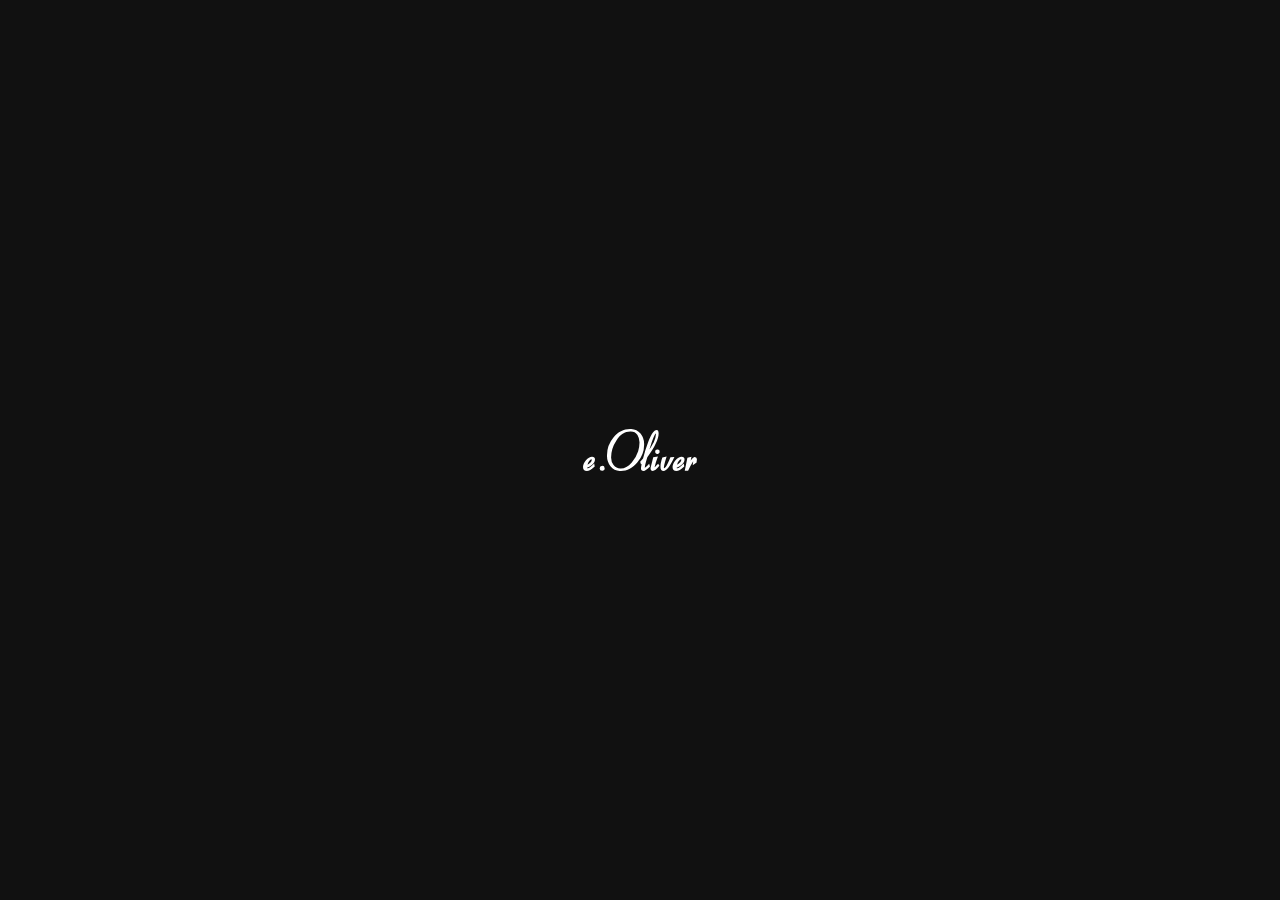
<file: coming_soon.html>
<!DOCTYPE html>
<html lang="en">


<!-- Mirrored from netgon.net/artstyles/oliver/new/dark/coming_soon.html by HTTrack Website Copier/3.x [XR&CO'2014], Wed, 23 Sep 2026 03:17:26 GMT -->
<head>
    <meta charset="utf-8" />
    <title>Oliver – Photography & Personal Blog — Coming Soon</title>

	<!-- Meta Data -->
	<meta http-equiv="X-UA-Compatible" content="IE=edge">
	<meta name="viewport" content="width=device-width, initial-scale=1">
    <meta name="author" content="ArtStyles Brand (ArtTemplate, ArtIcons)" />
    <meta name="keywords" content="" />
    <meta name="description" content="" />

	<!-- Favicons -->
	<link rel="apple-touch-icon" sizes="144x144" href="images/favicons/apple-touch-icon-144x144.png">
	<link rel="apple-touch-icon" sizes="114x114" href="images/favicons/apple-touch-icon-114x114.png">
	<link rel="apple-touch-icon" sizes="72x72" href="images/favicons/apple-touch-icon-72x72.png">
	<link rel="apple-touch-icon" sizes="57x57" href="images/favicons/apple-touch-icon-57x57.png">
	<link rel="shortcut icon" href="images/favicons/favicon.png" type="image/png">

    <!-- Styles -->
	<link rel="stylesheet" type="text/css" href="style/style.css"/>

	<!-- Modernizr -->
	<script src="js/modernizr.custom.js" type="text/javascript"></script>
	
</head>
<body>
    <div class="loading animated">
	    <div class="loading-wrap animated bounceInLeft">
		    <img class="logotype animated infinite bounceIn" src="images/logotype.svg" alt="e.Oliver">
	    </div>
	</div>
	
    <!-- Top -->
	<div class="navbar animated slideInDown">
	    <div class="center-logo">
            <a href="index.html">
                <img class="logotype" src="images/logotype.svg" alt="e.Oliver">
			</a>
        </div>
	</div>
	<!-- /Top -->

	<!-- Coming Soon -->
    <section class="section section-bg section-onescreen" style="background-image: url(img/23_image.jpg);">
	    <div class="container container-flex">
		    <div class="row justify-content-center">
			    <div class="col-12 col-md-12 col-lg-9">
			      <h2 class="title title__h2 title_center title_normal"><span class="reveal reveal_gray">We will open soon, but for now you can subscribe to our newsletter.</span></h2>
				  <p>
				</div>
                <div class="col-lg-12">
			        <div class="form-group">
				        <form class="subscribe-form" data-toggle="validator">
				            <div class="subscribe-form__inner">
					            <input type="email" class="form-control _big email_valid" placeholder="Enter your email address" required data-error="Please, enter your email.">
					            <button type="submit" class="btn-subscribe">OK</button>
					        </div>
					        <div id="validator-subscribe" class="hidden"></div>
				        </form>
			        </div>
				</div>
			</div>
		</div>

	    <div class="container footer text-center">
		    <div class="row">
			    <div class="col-md-6 col-lg-4">
				    <h5 class="title title__h6 text_uppercase">Office</h5>
				    <ul class="footer__contacts list-unstyled">
					    <li>756 Livingston Street,<br/>Brooklyn, NY 11201</li>
				    </ul>
				</div>
			    <div class="col-md-6 col-lg-4">
				    <h5 class="title title__h6 text_uppercase">Get in touch</h5>
				    <ul class="footer__contacts list-unstyled">
					    <li>E.: work@e.oliver.com</li>
                        <li>T.: +1 (00) 123-45-67</li>
				    </ul>
				</div>
			    <div class="col-md-6 col-lg-4">
				    <h5 class="title title__h6 text_uppercase">Social</h5>
				    <ul class="footer__contacts list-unstyled">
					    <li>Connect with me on <a class="link_decoration" href="#">facebook</a>,<br/><a class="link_decoration" href="#">twitter</a> or <a class="link_decoration" href="#">instagrem</a></li>
				    </ul>
				</div>
			</div>
		</div>
	</section>
    <!-- /Coming Soon -->

	<!-- Overlay Menu -->
	<div class="popup popup__menu">
	    <div class="popup-inner">
            <div class="dl-menu__wrap dl-menuwrapper">
                <ul class="dl-menu dl-menuopen">
					<li>
					    <a href="#">Home <i class="fa fa-angle-down" aria-hidden="true"></i></a>
					    <ul class="dl-submenu">
						    <li><a href="index.html">Homepage v1</a></li>
						    <li><a href="index_onescreen.html">Homepage v2</a></li>
					    </ul>
				    </li>
				    <li><a href="about.html">About Me</a></li>
					<li>
					    <a href="#">Works <i class="fa fa-angle-down" aria-hidden="true"></i></a>
					    <ul class="dl-submenu">
						    <li><a href="gallery.html">Gallery Fixed</a></li>
						    <li><a href="gallery_fully.html">Gallery Fully</a></li>
					    </ul>
				    </li>
					<li>
					    <a href="#">Journal <i class="fa fa-angle-down" aria-hidden="true"></i></a>
					    <ul class="dl-submenu">
						    <li><a href="blog.html">Journal</a></li>
						    <li><a href="blog_single_image.html">Single Image</a></li>
						    <li><a href="blog_single_video.html">Single Video</a></li>
					    </ul>
				    </li>
				    <li><a href="contact.html">Contact</a></li>
				    <li>
					    <a href="#">More <i class="fa fa-angle-down" aria-hidden="true"></i></a>
					    <ul class="dl-submenu">
						    <li><a href="about_onescreen.html">About Onescreen</a></li>
							<li><a href="coming_soon.html">Coming Soon</a></li>
						    <li><a href="page_error.html">Page Error</a></li>
						    <li><a href="nav_v2.html">Menu v2</a></li>
					    </ul>
				    </li>
			    </ul>
		    </div>
	    </div>
	</div>
	<!-- /Overlay Menu -->
	
	<!-- JavaScripts -->
	<script src="js/jquery-3.1.1.min.js" type="text/javascript"></script>
	<script src="js/plugins.js" type="text/javascript"></script>
    <script src="js/common.js" type="text/javascript"></script>

</body>

<!-- Mirrored from netgon.net/artstyles/oliver/new/dark/coming_soon.html by HTTrack Website Copier/3.x [XR&CO'2014], Wed, 23 Sep 2026 03:17:38 GMT -->
</html>
</file>
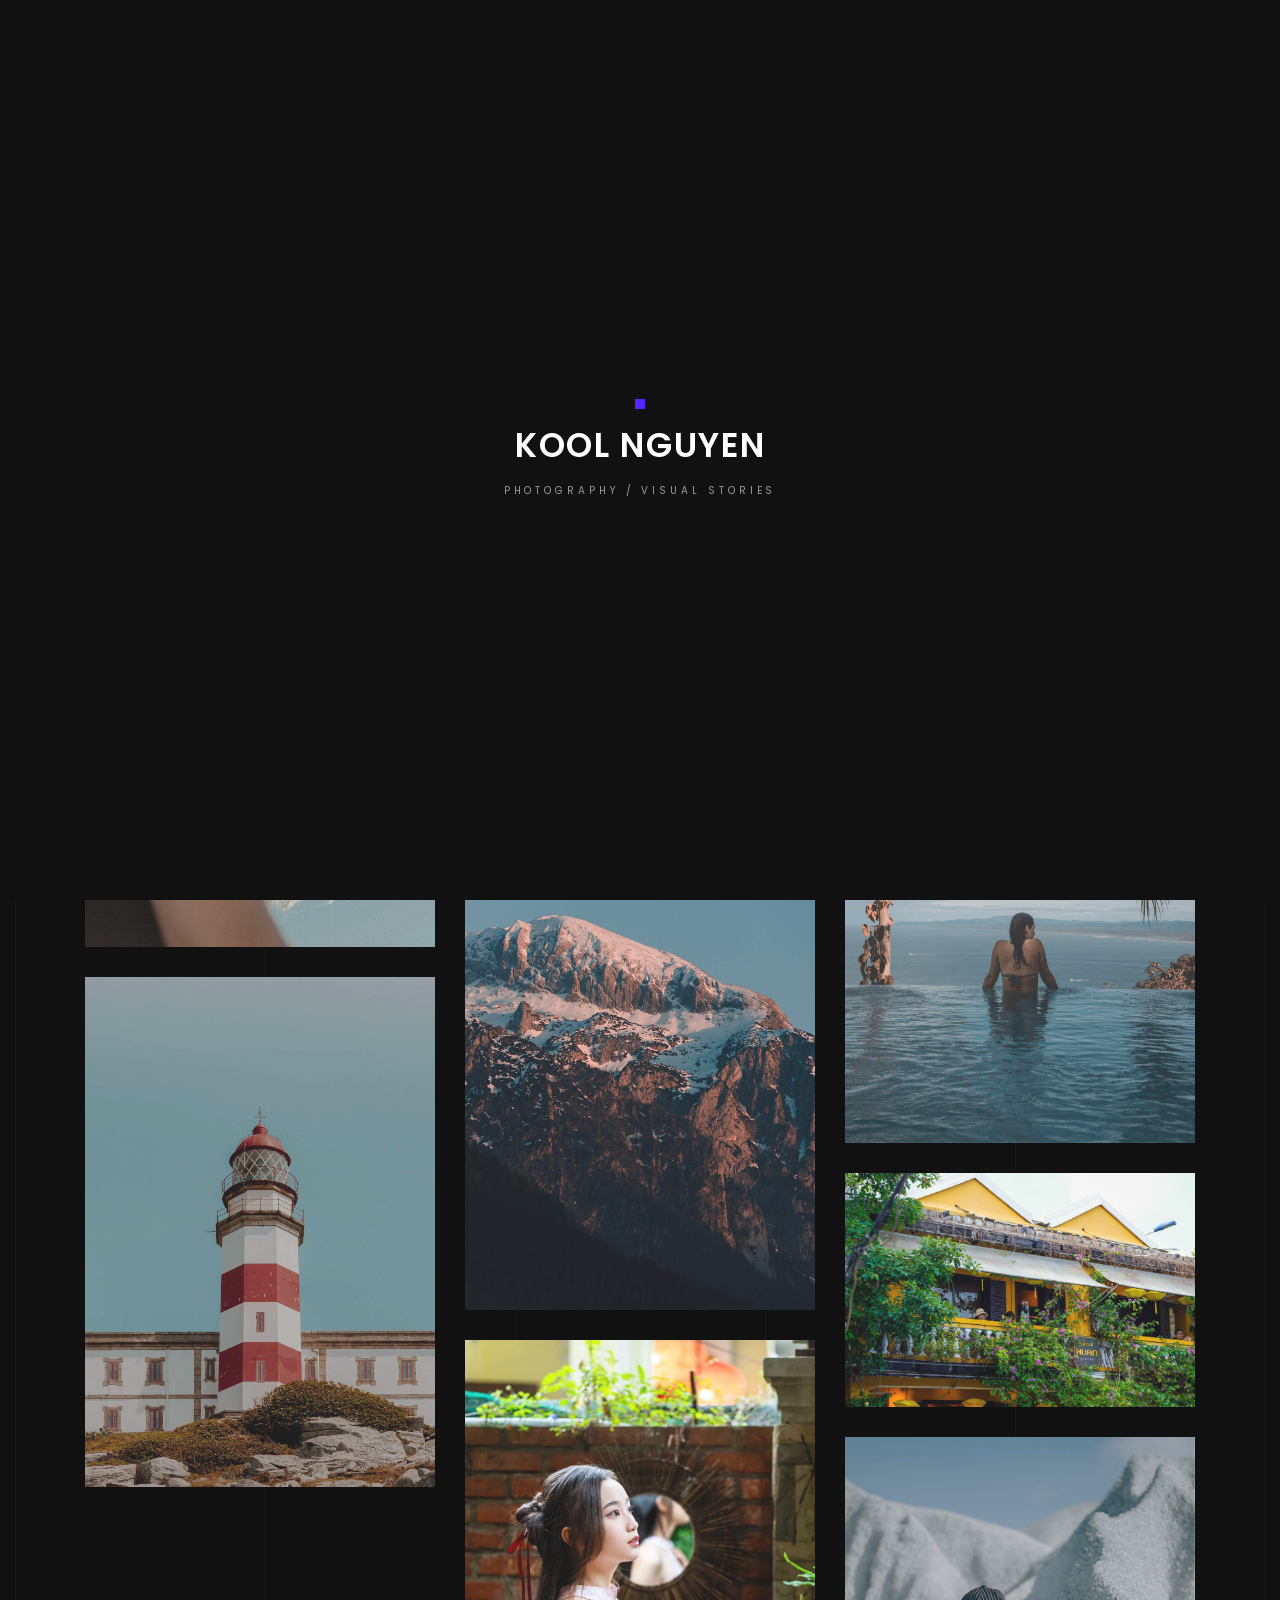
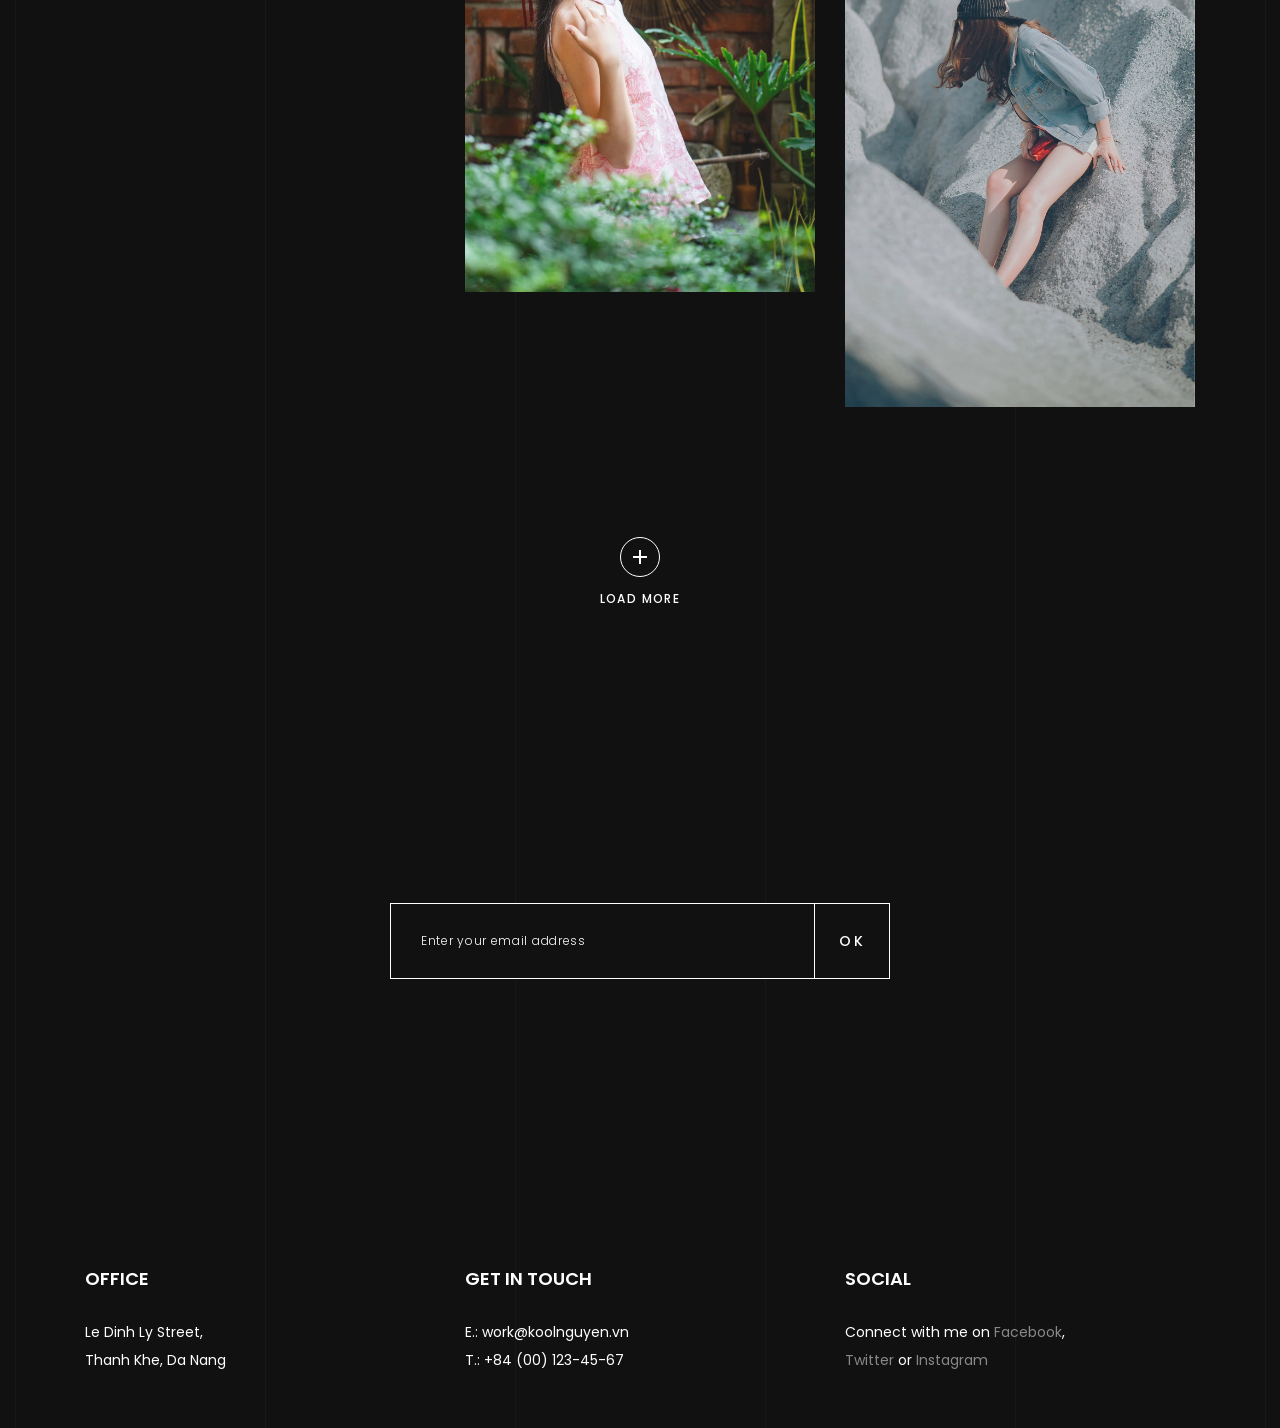
<file: gallery.html>
<!DOCTYPE html>
<html lang="en">

<head>
	<meta charset="utf-8" />
	<title>Kool Nguyen – Photography / Visual stories</title>

	<!-- Meta Data -->
	<meta http-equiv="X-UA-Compatible" content="IE=edge">
	<meta name="viewport" content="width=device-width, initial-scale=1">
	<meta name="author" content="ArtStyles Brand (ArtTemplate, ArtIcons)" />
	<meta name="keywords" content="" />
	<meta name="description" content="" />

	<!-- Favicons -->
	<link rel="apple-touch-icon" sizes="144x144" href="images/favicons/apple-touch-icon-144x144.png">
	<link rel="apple-touch-icon" sizes="114x114" href="images/favicons/apple-touch-icon-114x114.png">
	<link rel="apple-touch-icon" sizes="72x72" href="images/favicons/apple-touch-icon-72x72.png">
	<link rel="apple-touch-icon" sizes="57x57" href="images/favicons/apple-touch-icon-57x57.png">
	<link rel="shortcut icon" href="images/favicons/favicon.png" type="image/png">

	<!-- Styles -->
	<link rel="stylesheet" type="text/css" href="style/style.css" />

	<!-- Modernizr -->
	<script src="js/modernizr.custom.js" type="text/javascript"></script>

</head>
<body>
    <div class="loading animated">
		<div class="loading-wrap animated bounceInLeft">
			<span class="logotype animated infinite bounceIn">Kool Nguyen</span>
			<span class="loading-tagline">Photography / Visual stories</span>
		</div>
	</div>

	<!-- Header -->
	<nav class="navbar animated slideInDown">
		<div class="navbar-left">
			<a href="index.html" class="navbar-brand " title="Kool Nguyen – Photography / Visual stories">
				<span class="brand-name">Kool Nguyen</span>
				<span class="brand-tagline">Photography / Visual stories</span>
			</a>
		</div>
		<div id="open-overlay-nav" class="hamburger">
			<span class="hamburger__line"></span>
			<span class="hamburger__line"></span>
			<span class="hamburger__line"></span>
		</div>
	</nav>
	<!-- /Header -->

	<!-- My Works -->
	<section class="section section-works section_top-space-230 section_first">
    	<div class="container">
            <div class="row">
			    <div class="col-12 section__header-wrap">
				    <h2 class="title__section title__h1 title_horizontal-line"><span class="reveal reveal_gray" data-i18n="gallery.title">My Works.</span></h2>
				    <p class="section__subtitle" data-i18n="gallery.subtitle">Photography — is a kind of visual literature. When you shoot, you do something meaningful: you build a frame, turn something into it, remove something.</p>
				</div>

			    <div class="col-12">
			        <!-- Filter -->
                    <div class="select">
			            <span class="placeholder" data-i18n="gallery.filter">Select category</span>
			            <ul class="filter">
			            		            <li class="filter__item active" data-filter="*"><a class="filter__link active" href="#filter" data-i18n="gallery.all">All</a></li>
			            		            <li class="filter__item" data-filter=".category-landscapes"><a class="filter__link" href="#filter" data-i18n="gallery.landscapes">Landscapes</a></li>
			            		            <li class="filter__item" data-filter=".category-life"><a class="filter__link" href="#filter" data-i18n="gallery.life">Life</a></li>
			            		            <li class="filter__item" data-filter=".category-sea"><a class="filter__link" href="#filter" data-i18n="gallery.sea">Sea</a></li>
			            </ul>
			            <input type="hidden" name="changemetoo"/>
		            </div>
		        </div>
			</div> 

			<div class="grid-gallery grid-gallery__fixed filter-container load-container">
			    <!-- Picture -->
				<figure class="item-portfolio item-portfolio__column-three category-life">
                    <a class="link-photo" href="img/33_image.jpg" data-width="1280" data-height="1558" data-caption="<div class='options__photo'><span>MAKE</span>NIKON D700</div><div class='options__photo'><span>SHUTTER SPEED</span>1/2500s</div><div class='options__photo'><span>APERTURE</span>f/1.2</div><div class='options__photo'><span>FOCAL LENGTH</span>25mm</div><div class='options__photo'><span>ISO</span>200</div>">
						<img class="image-portfolio" src="img/33_image.jpg" alt="Photo">
					</a>
					<ul class="item-details">
					    <li><a href="#location"><i class="fa fa-location-arrow" aria-hidden="true"></i></a></li>
						<li class="item-details_right"><a href="#like"><i class="fa fa-heart" aria-hidden="true"></i></a><span>27</span></li>
					</ul>
				</figure>
				
				<!-- Picture -->
				<figure class="item-portfolio item-portfolio__column-three category-sea">
					<a class="link-photo" href="img/03_image.jpg" data-width="900" data-height="1800" data-caption="<div class='options__photo'><span>MAKE</span>NIKON D700</div><div class='options__photo'><span>SHUTTER SPEED</span>1/2500s</div><div class='options__photo'><span>APERTURE</span>f/1.2</div><div class='options__photo'><span>FOCAL LENGTH</span>25mm</div><div class='options__photo'><span>ISO</span>200</div>">
						<img class="image-portfolio" src="img/03_image.jpg" alt="Photo">
					</a>
					<ul class="item-details">
					    <li><a href="#location"><i class="fa fa-location-arrow" aria-hidden="true"></i></a></li>
						<li class="item-details_right"><a href="#like"><i class="fa fa-heart" aria-hidden="true"></i></a><span>16</span></li>
					</ul>
				</figure>
				
				<!-- Picture -->
			    <figure class="item-portfolio item-portfolio__column-three category-life">
					<a class="link-photo" href="img/31_image.jpg" data-width="1280" data-height="2275" data-caption="<div class='options__photo'><span>MAKE</span>NIKON D700</div><div class='options__photo'><span>SHUTTER SPEED</span>1/2500s</div><div class='options__photo'><span>APERTURE</span>f/1.2</div><div class='options__photo'><span>FOCAL LENGTH</span>25mm</div><div class='options__photo'><span>ISO</span>200</div>">
						<img class="image-portfolio" src="img/31_image.jpg" alt="Photo">
					</a>
					<ul class="item-details">
					    <li><a href="#location"><i class="fa fa-location-arrow" aria-hidden="true"></i></a></li>
						<li class="item-details_right"><a href="#like"><i class="fa fa-heart" aria-hidden="true"></i></a><span>5</span></li>
					</ul>
				</figure>
				
				<!-- Picture -->
				<figure class="item-portfolio item-portfolio__column-three category-landscapes">
					<a class="link-photo" href="img/34_image.jpg" data-width="1280" data-height="1920" data-caption="<div class='options__photo'><span>MAKE</span>NIKON D700</div><div class='options__photo'><span>SHUTTER SPEED</span>1/2500s</div><div class='options__photo'><span>APERTURE</span>f/1.2</div><div class='options__photo'><span>FOCAL LENGTH</span>25mm</div><div class='options__photo'><span>ISO</span>200</div>">
						<img class="image-portfolio" src="img/34_image.jpg" alt="Photo">
					</a>
					<ul class="item-details">
					    <li><a href="#location"><i class="fa fa-location-arrow" aria-hidden="true"></i></a></li>
						<li class="item-details_right"><a href="#like"><i class="fa fa-heart" aria-hidden="true"></i></a><span>42</span></li>
					</ul>
				</figure>
				
				<!-- Picture -->
				<figure class="item-portfolio item-portfolio__column-three category-sea">
					<a class="link-photo" href="img/28_image.jpg" data-width="1280" data-height="1865" data-caption="<div class='options__photo'><span>MAKE</span>NIKON D700</div><div class='options__photo'><span>SHUTTER SPEED</span>1/2500s</div><div class='options__photo'><span>APERTURE</span>f/1.2</div><div class='options__photo'><span>FOCAL LENGTH</span>25mm</div><div class='options__photo'><span>ISO</span>200</div>">
						<img class="image-portfolio" src="img/28_image.jpg" alt="Photo">
					</a>
					<ul class="item-details">
					    <li><a href="#location"><i class="fa fa-location-arrow" aria-hidden="true"></i></a></li>
						<li class="item-details_right"><a href="#like"><i class="fa fa-heart" aria-hidden="true"></i></a><span>28</span></li>
					</ul>
				</figure>
				
				<!-- Picture -->
				<figure class="item-portfolio item-portfolio__column-three category-life">
					<a class="link-photo" href="img/04_image.jpg" data-width="900" data-height="1800" data-caption="<div class='options__photo'><span>MAKE</span>NIKON D700</div><div class='options__photo'><span>SHUTTER SPEED</span>1/2500s</div><div class='options__photo'><span>APERTURE</span>f/1.2</div><div class='options__photo'><span>FOCAL LENGTH</span>25mm</div><div class='options__photo'><span>ISO</span>200</div>">
						<img class="image-portfolio" src="img/04_image.jpg" alt="Photo">
					</a>
					<ul class="item-details">
					    <li><a href="#location"><i class="fa fa-location-arrow" aria-hidden="true"></i></a></li>
						<li class="item-details_right"><a href="#like"><i class="fa fa-heart" aria-hidden="true"></i></a><span>33</span></li>
					</ul>
				</figure>

                <!-- Picture -->				
				<figure class="item-portfolio item-portfolio__column-three category-landscapes">
					<a class="link-photo" href="img/06_image.jpg" data-width="900" data-height="900" data-caption="<div class='options__photo'><span>MAKE</span>NIKON D700</div><div class='options__photo'><span>SHUTTER SPEED</span>1/2500s</div><div class='options__photo'><span>APERTURE</span>f/1.2</div><div class='options__photo'><span>FOCAL LENGTH</span>25mm</div><div class='options__photo'><span>ISO</span>200</div>">
						<img class="image-portfolio" src="img/06_image.jpg" alt="Photo">
					</a>
					<ul class="item-details">
					    <li><a href="#location"><i class="fa fa-location-arrow" aria-hidden="true"></i></a></li>
						<li class="item-details_right"><a href="#like"><i class="fa fa-heart" aria-hidden="true"></i></a><span>28</span></li>
					</ul>
				</figure>
				
				<!-- Picture -->
				<figure class="item-portfolio item-portfolio__column-three category-life">
					<a class="link-photo" href="img/35_image.jpg" data-width="1280" data-height="2087" data-caption="<div class='options__photo'><span>MAKE</span>NIKON D700</div><div class='options__photo'><span>SHUTTER SPEED</span>1/2500s</div><div class='options__photo'><span>APERTURE</span>f/1.2</div><div class='options__photo'><span>FOCAL LENGTH</span>25mm</div><div class='options__photo'><span>ISO</span>200</div>">
						<img class="image-portfolio" src="img/35_image.jpg" alt="Photo">
					</a>
					<ul class="item-details">
					    <li><a href="#location"><i class="fa fa-location-arrow" aria-hidden="true"></i></a></li>
						<li class="item-details_right"><a href="#like"><i class="fa fa-heart" aria-hidden="true"></i></a><span>1</span></li>
					</ul>
				</figure>
				
				<!-- Picture -->
				<figure class="item-portfolio item-portfolio__column-three category-life">
					<a class="link-photo" href="img/30_image.jpg" data-width="1280" data-height="1773" data-caption="<div class='options__photo'><span>MAKE</span>NIKON D700</div><div class='options__photo'><span>SHUTTER SPEED</span>1/2500s</div><div class='options__photo'><span>APERTURE</span>f/1.2</div><div class='options__photo'><span>FOCAL LENGTH</span>25mm</div><div class='options__photo'><span>ISO</span>200</div>">
						<img class="image-portfolio" src="img/30_image.jpg" alt="Photo">
					</a>
					<ul class="item-details">
					    <li><a href="#location"><i class="fa fa-location-arrow" aria-hidden="true"></i></a></li>
						<li class="item-details_right"><a href="#like"><i class="fa fa-heart" aria-hidden="true"></i></a><span>37</span></li>
					</ul>
				</figure>
				
				<!-- Picture -->
				<figure class="item-portfolio item-portfolio__column-three category-life">
					<a class="link-photo" href="img/32_image.jpg" data-width="1280" data-height="853" data-caption="<div class='options__photo'><span>MAKE</span>NIKON D700</div><div class='options__photo'><span>SHUTTER SPEED</span>1/2500s</div><div class='options__photo'><span>APERTURE</span>f/1.2</div><div class='options__photo'><span>FOCAL LENGTH</span>25mm</div><div class='options__photo'><span>ISO</span>200</div>">
						<img class="image-portfolio" src="img/32_image.jpg" alt="Photo">
					</a>
					<ul class="item-details">
					    <li><a href="#location"><i class="fa fa-location-arrow" aria-hidden="true"></i></a></li>
						<li class="item-details_right"><a href="#like"><i class="fa fa-heart" aria-hidden="true"></i></a><span>61</span></li>
					</ul>
				</figure>
				
				<!-- Picture -->
				<figure class="item-portfolio item-portfolio__column-three category-life">
					<a class="link-photo" href="img/29_image.jpg" data-width="1280" data-height="852" data-caption="<div class='options__photo'><span>MAKE</span>NIKON D700</div><div class='options__photo'><span>SHUTTER SPEED</span>1/2500s</div><div class='options__photo'><span>APERTURE</span>f/1.2</div><div class='options__photo'><span>FOCAL LENGTH</span>25mm</div><div class='options__photo'><span>ISO</span>200</div>">
						<img class="image-portfolio" src="img/29_image.jpg" alt="Photo">
					</a>
					<ul class="item-details">
					    <li><a href="#location"><i class="fa fa-location-arrow" aria-hidden="true"></i></a></li>
						<li class="item-details_right"><a href="#like"><i class="fa fa-heart" aria-hidden="true"></i></a><span>14</span></li>
					</ul>
				</figure>
            </div>
		</div>
		
        <!-- Load more -->
		<div class="btn-load__col btn-load__col_space">
		    <div class="btn-load__wrap">
                <button type="submit" class="btn-load__button"><span class="ripple"></span></button>
			    <span class="btn-load__text">Load More</span>
			</div>
		</div>

	</section>
    <!-- /My Works -->

	<!-- Newsletter -->
	<section class="section section-newsletter">
	    <div class="container">
		    <div class="row justify-content-center">
			    <div class="col-12 col-lg-9 section__header-wrap">
			      <h2 class="title title__h2 title_center title_normal"><span class="reveal reveal_gray">Sign up for our newsletter to receive special offers.</span></h2>
				</div>
			</div>
			
			<div class="form-group">
				<form class="subscribe-form" data-toggle="validator">
				    <div class="subscribe-form__inner">
					    <input type="email" class="form-control _big email_valid" placeholder="Enter your email address" required data-error="Please, enter your email.">
					    <button type="submit" class="btn-subscribe">OK</button>
					</div>
					<div id="validator-subscribe" class="hidden"></div>
				</form>
			</div>
		</div>	
	</section>
	<!-- /Newsletter -->
	
	<footer class="footer">
		<div class="container">
			<div class="row">
				<div class="col-md-6 col-lg-4">
					<h5 class="title title__h6 text_uppercase" data-i18n="footer.office">Office</h5>
					<ul class="footer__contacts list-unstyled">
						<li>Le Dinh Ly Street,<br />Thanh Khe, Da Nang</li>
					</ul>
				</div>
				<div class="col-md-6 col-lg-4">
					<h5 class="title title__h6 text_uppercase" data-i18n="footer.contact">Get in touch</h5>
					<ul class="footer__contacts list-unstyled">
						<li>E.: work@koolnguyen.vn</li>
						<li>T.: +84 (00) 123-45-67</li>
					</ul>
				</div>
				<div class="col-md-6 col-lg-4">
					<h5 class="title title__h6 text_uppercase" data-i18n="footer.social">Social</h5>
					<ul class="footer__contacts list-unstyled">
						<li><span data-i18n="footer.connect">Connect with me on</span> <a class="link_decoration" href="#">Facebook</a>,<br /><a
								class="link_decoration" href="#">Twitter</a> or <a class="link_decoration"
								href="#">Instagram</a></li>
					</ul>
				</div>
			</div>
		</div>
	</footer>

	<!-- Overlay Menu -->
	<div class="popup popup__menu">
		<div class="popup-inner">
			<div class="dl-menu__wrap dl-menuwrapper">
				<ul class="dl-menu dl-menuopen">
					<li>
						<a href="index.html" data-i18n="menu.home">Home</a>
					</li>
					<li><a href="about.html" data-i18n="menu.about">About Me</a></li>
					<li>
						<a href="gallery.html" data-i18n="menu.works">Works</a>
					</li>
					<li>
						<a href="blog.html" data-i18n="menu.blog">Blog</a>
					</li>
					<li><a href="contact.html" data-i18n="menu.contact">Contact</a></li>
					<li>
						<button class="theme-toggle theme-toggle-menu" type="button" aria-label="Switch to light theme" aria-pressed="false">
							<i class="theme-toggle__icon theme-toggle__icon_sun fa fa-sun-o" aria-hidden="true"></i>
							<i class="theme-toggle__icon theme-toggle__icon_moon fa fa-moon-o" aria-hidden="true"></i>
							<span class="theme-toggle__label">Light Mode</span>
						</button>
					</li>
					<li>
						<button class="language-toggle" id="language-toggle" type="button" aria-label="Switch to Vietnamese" aria-pressed="false">
							<span class="language-toggle__option language-toggle__option_en">EN</span>
							<span class="language-toggle__option language-toggle__option_vi">VI</span>
						</button>
					</li>
				</ul>
			</div>
		</div>
	</div>
	<!-- /Overlay Menu -->

    <!-- PhotoSwipe -->
    <div class="pswp" tabindex="-1" role="dialog" aria-hidden="true">
        <div class="pswp__bg"></div>
        <div class="pswp__scroll-wrap">
            <div class="pswp__container">
                <div class="pswp__item"></div>
                <div class="pswp__item"></div>
                <div class="pswp__item"></div>
            </div>

            <div class="pswp__ui pswp__ui--hidden">
                <div class="pswp__top-bar">
                    <div class="pswp__counter"></div>
                    <button class="pswp__button pswp__button--close" title="Close (Esc)"></button>
                    <button class="pswp__button pswp__button--fs" title="Toggle fullscreen"></button>
                    <button class="pswp__button pswp__button--zoom" title="Zoom in/out"></button>
                    <div class="pswp__preloader">
                        <div class="pswp__preloader__icn">
                            <div class="pswp__preloader__cut">
                                <div class="pswp__preloader__donut"></div>
                            </div>
                        </div>
                    </div>
                </div>
			
                <div class="pswp__share-modal pswp__share-modal--hidden pswp__single-tap">
                    <div class="pswp__share-tooltip"></div> 
                </div>
                <button class="pswp__button pswp__button--arrow--left" title="Previous (arrow left)"></button>
                <button class="pswp__button pswp__button--arrow--right" title="Next (arrow right)"></button>

                <div class="pswp__caption">
                    <div class="pswp__caption__center"></div>
                </div>
            </div>
        </div>
    </div>	
	<!-- /PhotoSwipe -->
	
	<!-- JavaScripts -->
	<script src="js/jquery-3.1.1.min.js" type="text/javascript"></script>
	<script src="js/plugins.js" type="text/javascript"></script>
    <script src="js/common.js" type="text/javascript"></script>
	<script src="js/gallery.js" type="text/javascript"></script>

</body>
</html>
</file>
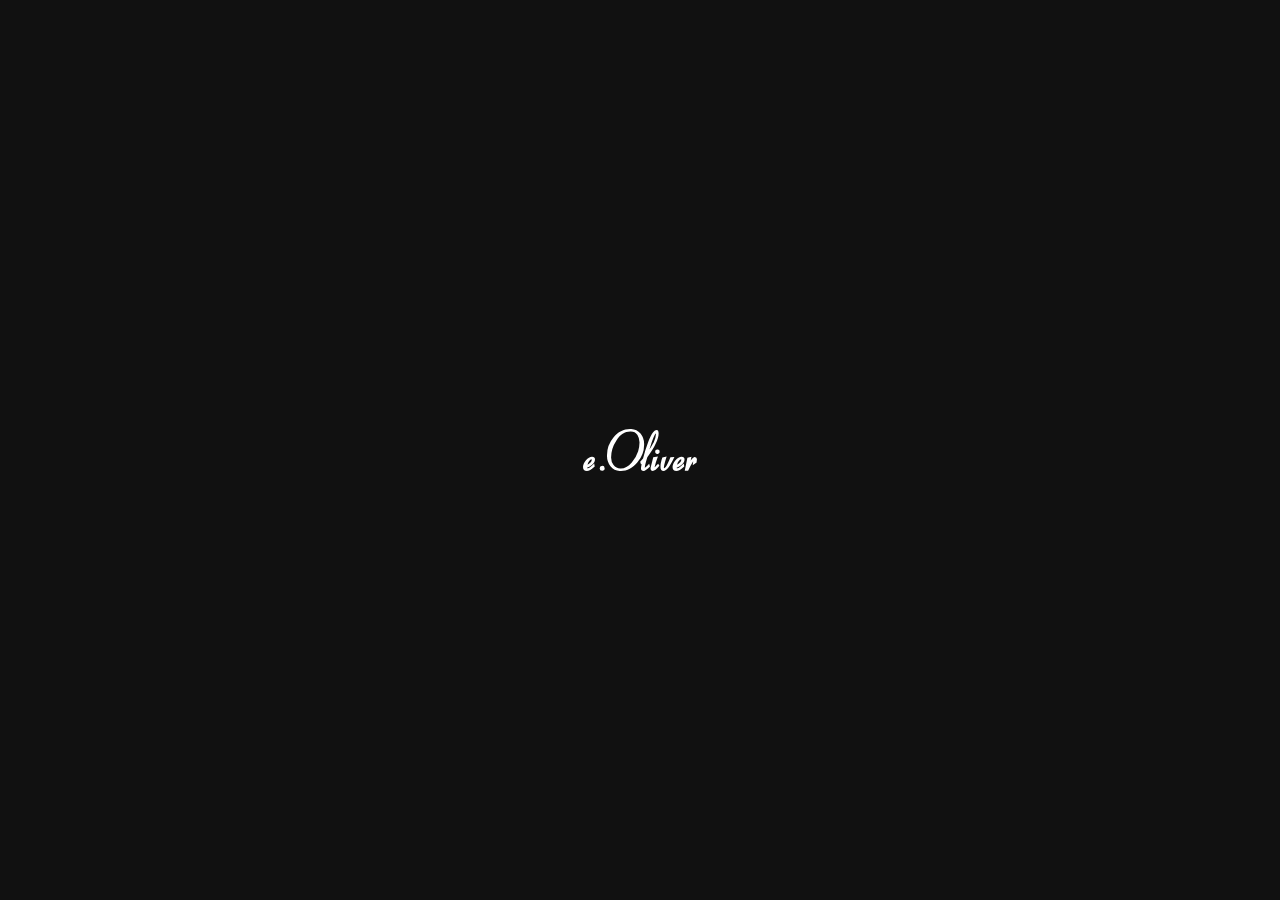
<file: page_error.html>
<!DOCTYPE html>
<html lang="en">


<!-- Mirrored from netgon.net/artstyles/oliver/new/dark/page_error.html by HTTrack Website Copier/3.x [XR&CO'2014], Wed, 23 Sep 2026 03:17:38 GMT -->
<head>
    <meta charset="utf-8" />
    <title>Oliver – Photography & Personal Blog — Error 404</title>

	<!-- Meta Data -->
	<meta http-equiv="X-UA-Compatible" content="IE=edge">
	<meta name="viewport" content="width=device-width, initial-scale=1">
    <meta name="author" content="ArtStyles Brand (ArtTemplate, ArtIcons)" />
    <meta name="keywords" content="" />
    <meta name="description" content="" />

	<!-- Favicons -->
	<link rel="apple-touch-icon" sizes="144x144" href="images/favicons/apple-touch-icon-144x144.png">
	<link rel="apple-touch-icon" sizes="114x114" href="images/favicons/apple-touch-icon-114x114.png">
	<link rel="apple-touch-icon" sizes="72x72" href="images/favicons/apple-touch-icon-72x72.png">
	<link rel="apple-touch-icon" sizes="57x57" href="images/favicons/apple-touch-icon-57x57.png">
	<link rel="shortcut icon" href="images/favicons/favicon.png" type="image/png">

    <!-- Styles -->
	<link rel="stylesheet" type="text/css" href="style/style.css"/>
	
	<!-- Modernizr -->
	<script src="js/modernizr.custom.js" type="text/javascript"></script>
	
</head>
<body>
    <div class="loading animated">
	    <div class="loading-wrap animated bounceInLeft">
		    <img class="logotype animated infinite bounceIn" src="images/logotype.svg" alt="e.Oliver">
	    </div>
	</div>
	
    <!-- Top -->
	<div class="navbar animated slideInDown">
	    <div class="center-logo">
            <a href="index.html">
                <img class="logotype" src="images/logotype.svg" alt="e.Oliver">
			</a>
        </div>
	</div>
	<!-- /Top -->

	<!-- 404 -->
	<section class="section section-onescreen">
	    <div class="container container-flex">
		    <div class="row row-flex">
			    <div class="col-12 text-center">
				    <div class="mask-404">
					    <div class="mask__img" style="background-image: url(img/32_image.jpg)"></div>
					</div>
					<h2 class="title__h5 title_light">Looks like you got lost ...</h2>
					<p class="title_light">The page you are looking for no longer exists.</p>
				</div>
            </div>
		</div>
	
	    <div class="container footer text-center">
		    <div class="row">
			    <div class="col-md-6 col-lg-4">
				    <h5 class="title title__h6 text_uppercase">Office</h5>
				    <ul class="footer__contacts list-unstyled">
					    <li>756 Livingston Street,<br/>Brooklyn, NY 11201</li>
				    </ul>
				</div>
			    <div class="col-md-6 col-lg-4">
				    <h5 class="title title__h6 text_uppercase">Get in touch</h5>
				    <ul class="footer__contacts list-unstyled">
					    <li>E.: work@e.oliver.com</li>
                        <li>T.: +1 (00) 123-45-67</li>
				    </ul>
				</div>
			    <div class="col-md-6 col-lg-4">
				    <h5 class="title title__h6 text_uppercase">Social</h5>
				    <ul class="footer__contacts list-unstyled">
					    <li>Connect with me on <a class="link_decoration" href="#">facebook</a>,<br/><a class="link_decoration" href="#">twitter</a> or <a class="link_decoration" href="#">instagrem</a></li>
				    </ul>
				</div>
			</div>
		</div>
	</section>
    <!-- /404 -->

	<!-- Overlay Menu -->
	<div class="popup popup__menu">
	    <div class="popup-inner">
            <div class="dl-menu__wrap dl-menuwrapper">
                <ul class="dl-menu dl-menuopen">
					<li>
					    <a href="#">Home <i class="fa fa-angle-down" aria-hidden="true"></i></a>
					    <ul class="dl-submenu">
						    <li><a href="index.html">Homepage v1</a></li>
						    <li><a href="index_onescreen.html">Homepage v2</a></li>
					    </ul>
				    </li>
				    <li><a href="about.html">About Me</a></li>
					<li>
					    <a href="#">Works <i class="fa fa-angle-down" aria-hidden="true"></i></a>
					    <ul class="dl-submenu">
						    <li><a href="gallery.html">Gallery Fixed</a></li>
						    <li><a href="gallery_fully.html">Gallery Fully</a></li>
					    </ul>
				    </li>
					<li>
					    <a href="#">Journal <i class="fa fa-angle-down" aria-hidden="true"></i></a>
					    <ul class="dl-submenu">
						    <li><a href="blog.html">Journal</a></li>
						    <li><a href="blog_single_image.html">Single Image</a></li>
						    <li><a href="blog_single_video.html">Single Video</a></li>
					    </ul>
				    </li>
				    <li><a href="contact.html">Contact</a></li>
				    <li>
					    <a href="#">More <i class="fa fa-angle-down" aria-hidden="true"></i></a>
					    <ul class="dl-submenu">
						    <li><a href="about_onescreen.html">About Onescreen</a></li>
							<li><a href="coming_soon.html">Coming Soon</a></li>
						    <li><a href="page_error.html">Page Error</a></li>
						    <li><a href="nav_v2.html">Menu v2</a></li>
					    </ul>
				    </li>
			    </ul>
		    </div>
	    </div>
	</div>
	<!-- /Overlay Menu -->
	
	<!-- JavaScripts -->
	<script src="js/jquery-3.1.1.min.js" type="text/javascript"></script>
	<script src="js/plugins.js" type="text/javascript"></script>
    <script src="js/common.js" type="text/javascript"></script>

</body>

<!-- Mirrored from netgon.net/artstyles/oliver/new/dark/page_error.html by HTTrack Website Copier/3.x [XR&CO'2014], Wed, 23 Sep 2026 03:17:38 GMT -->
</html>
</file>
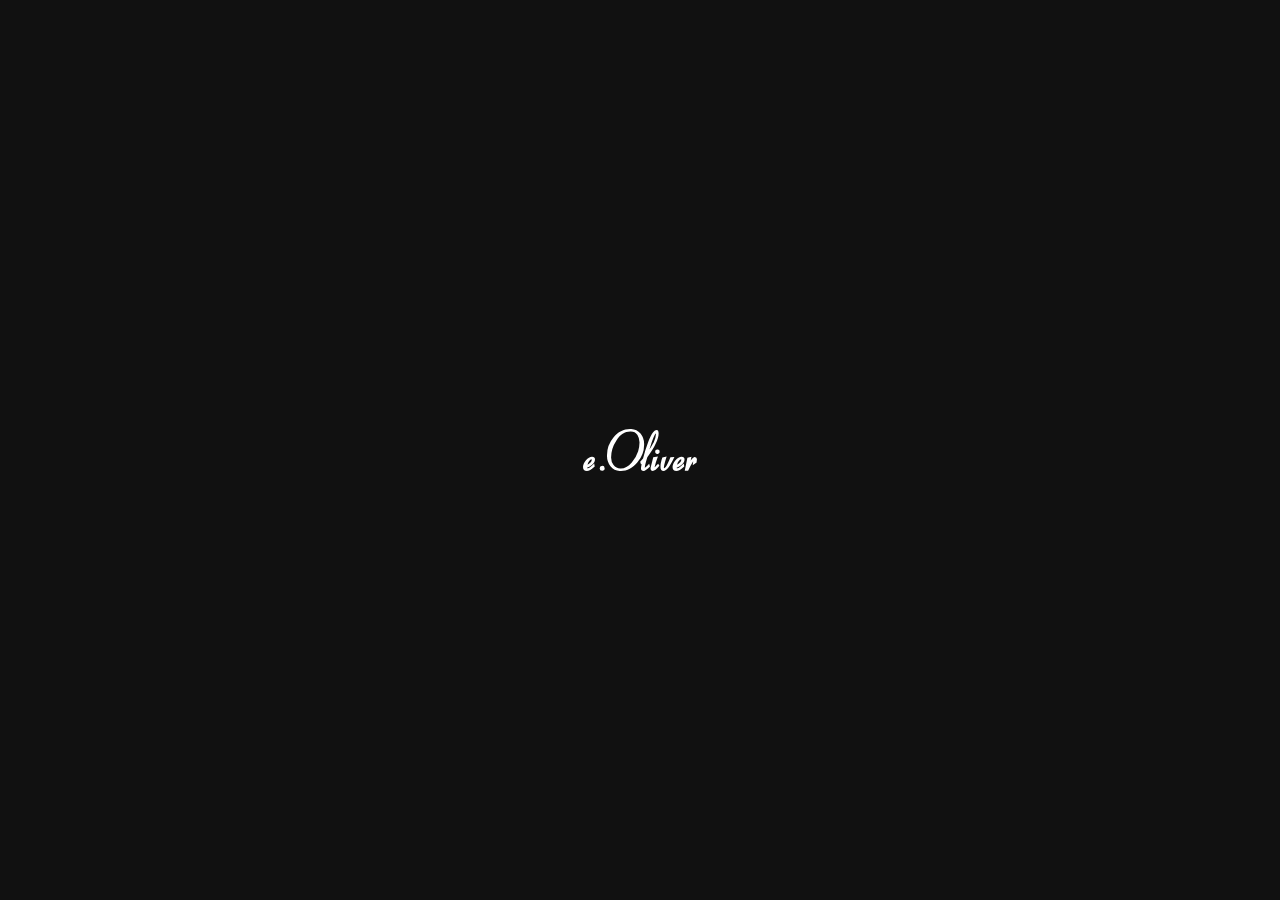
<file: page_error_v2.html>
<!DOCTYPE html>
<html lang="en">


<!-- Mirrored from netgon.net/artstyles/oliver/new/dark/page_error_v2.html by HTTrack Website Copier/3.x [XR&CO'2014], Wed, 23 Sep 2026 03:17:38 GMT -->
<head>
    <meta charset="utf-8" />
    <title>Oliver – Photography & Personal Blog — Error 404 v2</title>

	<!-- Meta Data -->
	<meta http-equiv="X-UA-Compatible" content="IE=edge">
	<meta name="viewport" content="width=device-width, initial-scale=1">
    <meta name="author" content="ArtStyles Brand (ArtTemplate, ArtIcons)" />
    <meta name="keywords" content="" />
    <meta name="description" content="" />

	<!-- Favicons -->
	<link rel="apple-touch-icon" sizes="144x144" href="images/favicons/apple-touch-icon-144x144.png">
	<link rel="apple-touch-icon" sizes="114x114" href="images/favicons/apple-touch-icon-114x114.png">
	<link rel="apple-touch-icon" sizes="72x72" href="images/favicons/apple-touch-icon-72x72.png">
	<link rel="apple-touch-icon" sizes="57x57" href="images/favicons/apple-touch-icon-57x57.png">
	<link rel="shortcut icon" href="images/favicons/favicon.png" type="image/png">

    <!-- Styles -->
	<link rel="stylesheet" type="text/css" href="style/style.css"/>
	<!-- Modernizr -->
	<script src="js/modernizr.custom.js" type="text/javascript"></script>
	
</head>
<body>
    <div class="loading animated">
	    <div class="loading-wrap animated bounceInLeft">
		    <img class="logotype animated infinite bounceIn" src="images/logotype.svg" alt="e.Oliver">
	    </div>
	</div>
	
    <!-- Top -->
	<div class="navbar animated slideInDown">
	    <div class="center-logo">
            <a href="index.html">
                <img class="logotype" src="images/logotype.svg" alt="e.Oliver">
			</a>
        </div>
	</div>
	<!-- /Top -->

	<!-- 404 -->
	<section class="section section-bg section-onescreen" style="background-image: url(img/32_image.jpg)">
	    <div class="container container-flex">
		    <div class="row row-flex">
			    <div class="col-12 text-center">
				    <div class="element-404"></div>
					<h2 class="title__h5 title_light">Looks like you got lost ...</h2>
					<p class="title_light">The page you are looking for no longer exists.</p>
				</div>
            </div>
		</div>
	
	    <div class="container footer text-center">
		    <div class="row">
			    <div class="col-md-6 col-lg-4">
				    <h5 class="title title__h6 text_uppercase">Office</h5>
				    <ul class="footer__contacts list-unstyled">
					    <li>756 Livingston Street,<br/>Brooklyn, NY 11201</li>
				    </ul>
				</div>
			    <div class="col-md-6 col-lg-4">
				    <h5 class="title title__h6 text_uppercase">Get in touch</h5>
				    <ul class="footer__contacts list-unstyled">
					    <li>E.: work@e.oliver.com</li>
                        <li>T.: +1 (00) 123-45-67</li>
				    </ul>
				</div>
			    <div class="col-md-6 col-lg-4">
				    <h5 class="title title__h6 text_uppercase">Social</h5>
				    <ul class="footer__contacts list-unstyled">
					    <li>Connect with me on <a class="link_decoration" href="#">facebook</a>,<br/><a class="link_decoration" href="#">twitter</a> or <a class="link_decoration" href="#">instagrem</a></li>
				    </ul>
				</div>
			</div>
		</div>
	</section>
    <!-- /404 -->

	<!-- Overlay Menu -->
	<div class="popup popup__menu">
	    <div class="popup-inner">
            <div class="dl-menu__wrap dl-menuwrapper">
                <ul class="dl-menu dl-menuopen">
					<li>
					    <a href="#">Home <i class="fa fa-angle-down" aria-hidden="true"></i></a>
					    <ul class="dl-submenu">
						    <li><a href="index.html">Homepage v1</a></li>
						    <li><a href="index_onescreen.html">Homepage v2</a></li>
					    </ul>
				    </li>
				    <li><a href="about.html">About Me</a></li>
					<li>
					    <a href="#">Works <i class="fa fa-angle-down" aria-hidden="true"></i></a>
					    <ul class="dl-submenu">
						    <li><a href="gallery.html">Gallery Fixed</a></li>
						    <li><a href="gallery_fully.html">Gallery Fully</a></li>
					    </ul>
				    </li>
					<li>
					    <a href="#">Journal <i class="fa fa-angle-down" aria-hidden="true"></i></a>
					    <ul class="dl-submenu">
						    <li><a href="blog.html">Journal</a></li>
						    <li><a href="blog_single_image.html">Single Image</a></li>
						    <li><a href="blog_single_video.html">Single Video</a></li>
					    </ul>
				    </li>
				    <li><a href="contact.html">Contact</a></li>
				    <li>
					    <a href="#">More <i class="fa fa-angle-down" aria-hidden="true"></i></a>
					    <ul class="dl-submenu">
						    <li><a href="about_onescreen.html">About Onescreen</a></li>
							<li><a href="coming_soon.html">Coming Soon</a></li>
						    <li><a href="page_error.html">Page Error</a></li>
						    <li><a href="nav_v2.html">Menu v2</a></li>
					    </ul>
				    </li>
			    </ul>
		    </div>
	    </div>
	</div>
	<!-- /Overlay Menu -->
	
	<!-- JavaScripts -->
	<script src="js/jquery-3.1.1.min.js" type="text/javascript"></script>
	<script src="js/plugins.js" type="text/javascript"></script>
    <script src="js/common.js" type="text/javascript"></script>

</body>

<!-- Mirrored from netgon.net/artstyles/oliver/new/dark/page_error_v2.html by HTTrack Website Copier/3.x [XR&CO'2014], Wed, 23 Sep 2026 03:17:38 GMT -->
</html>
</file>
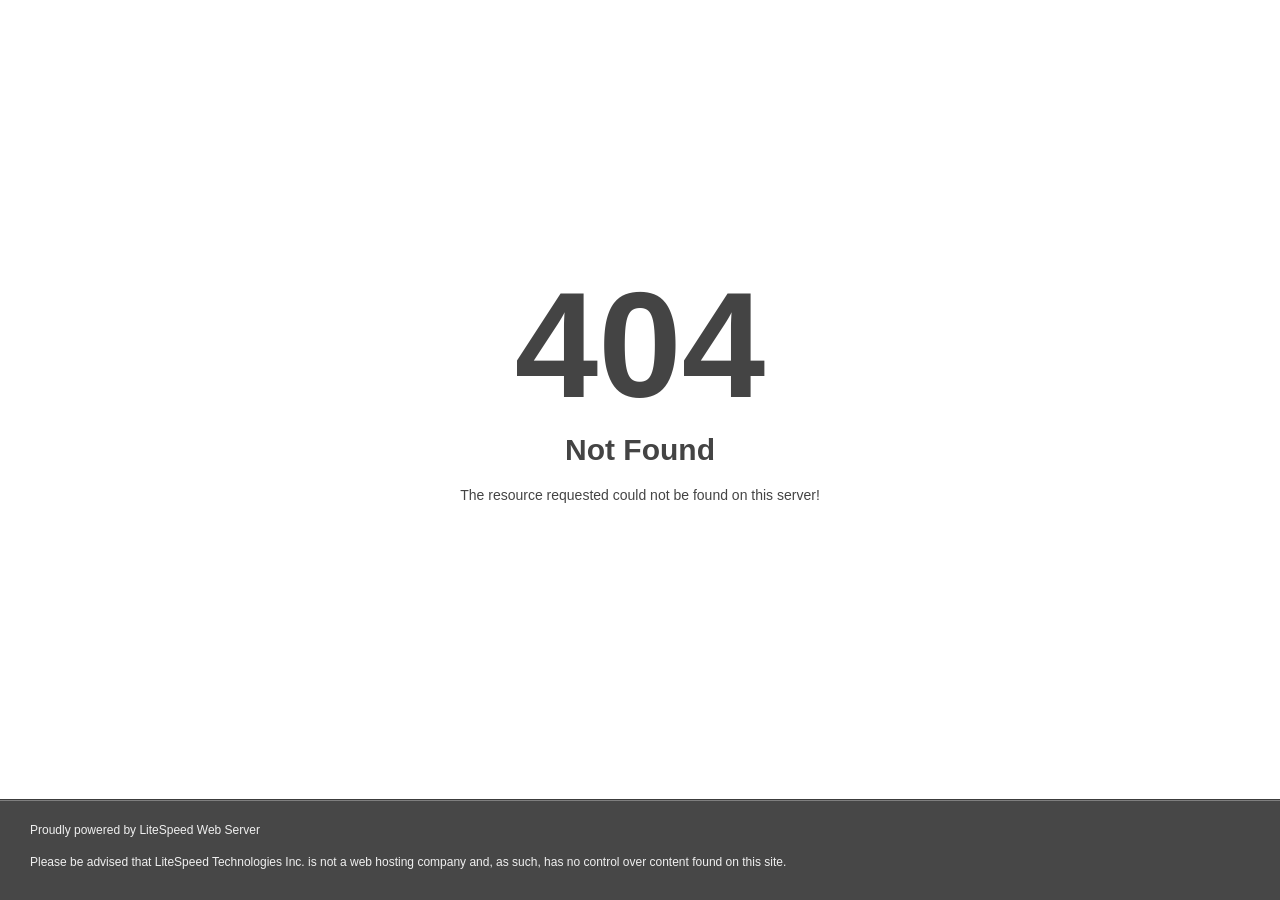
<file: style/preloader.html>
<!DOCTYPE html>
<html style="height:100%">
<head>
<meta name="viewport" content="width=device-width, initial-scale=1, shrink-to-fit=no" />
<title> 404 Not Found
</title><style>@media (prefers-color-scheme:dark){body{background-color:#000!important}}</style></head>
<body style="color: #444; margin:0;font: normal 14px/20px Arial, Helvetica, sans-serif; height:100%; background-color: #fff;">
<div style="height:auto; min-height:100%; ">     <div style="text-align: center; width:800px; margin-left: -400px; position:absolute; top: 30%; left:50%;">
        <h1 style="margin:0; font-size:150px; line-height:150px; font-weight:bold;">404</h1>
<h2 style="margin-top:20px;font-size: 30px;">Not Found
</h2>
<p>The resource requested could not be found on this server!</p>
</div></div><div style="color:#f0f0f0; font-size:12px;margin:auto;padding:0px 30px 0px 30px;position:relative;clear:both;height:100px;margin-top:-101px;background-color:#474747;border-top: 1px solid rgba(0,0,0,0.15);box-shadow: 0 1px 0 rgba(255, 255, 255, 0.3) inset;">
<br>Proudly powered by LiteSpeed Web Server<p>Please be advised that LiteSpeed Technologies Inc. is not a web hosting company and, as such, has no control over content found on this site.</p></div></body></html>
</file>
<file: style/style.css>
@import url(bootstrap.min.css);
@import url(swiper.min.css);
@import url(animate.css);
@import url(photoswipe.min.css);
@import url("https://fonts.googleapis.com/css?family=Poppins:300,300i,400,400i,500,500i,600,600i,700,700i");
@import url(../fonts/font-awesome-4.7.0/css/font-awesome.min.css);
/* -----------------------------------------------------------------
    - General Styles
----------------------------------------------------------------- */
html {
  scroll-behavior: smooth;
  -webkit-box-sizing: border-box;
  box-sizing: border-box;
}

body, html {
  font-size: 14px;
  -webkit-text-size-adjust: 100%;
}

body {
  background-image: url(../images/line-maker.svg);
  background-repeat: repeat;
  background-position: center center;
  background-color: #111111;
  color: #fff;
  font-family: "Poppins", sans-serif;
  font-weight: 400;
  line-height: 2;
  overflow-x: hidden;
  -ms-overflow-style: scrollbar;
  -webkit-font-smoothing: antialiased;
}
@media only screen and (max-width: 580px) {
  body {
    background-image: none;
  }
}

/* Input */
input[type='text'], input[type='email'], input[type='password'], input[type='datetime'], input[type='date'], input[type='month'], input[type='time'], input[type='week'], input[type='search'], input[type='tel'], textarea,
textarea.form-control {
  background-color: #111111;
  border: 1px solid #fff;
  border-radius: 0;
  box-shadow: none;
  color: #fff;
  font-weight: 300;
  height: 66px;
  letter-spacing: .05rem;
  padding-left: 30px;
  padding-right: 30px;
  position: relative;
  z-index: 2;
  -webkit-appearance: none;
  -moz-appearance: none;
  appearance: none;
}
@media only screen and (max-width: 580px) {
  input[type='text'], input[type='email'], input[type='password'], input[type='datetime'], input[type='date'], input[type='month'], input[type='time'], input[type='week'], input[type='search'], input[type='tel'], textarea,
  textarea.form-control {
    font-size: .86rem;
    height: 46px;
    padding-left: 15px;
    padding-right: 15px;
  }
}

input[type='text']:focus, input[type='email']:focus, input[type='password']:focus, input[type='datetime']:focus, input[type='date']:focus, input[type='month']:focus, input[type='time']:focus, input[type='week']:focus, input[type='search']:focus, input[type='tel']:focus, textarea:focus,
textarea.form-control:focus {
  background-color: #111111;
  border-color: #fff;
  box-shadow: none;
  color: #fff;
  outline: none;
}

input._big {
  font-size: .86rem;
  height: 76px;
}
@media only screen and (max-width: 580px) {
  input._big {
    height: 46px;
  }
}

textarea,
textarea.form-control {
  padding-top: 30px;
  padding-bottom: 30px;
  -ms-overflow-y: hidden !important;
  resize: none;
}
@media only screen and (max-width: 580px) {
  textarea,
  textarea.form-control {
    padding-top: 15px;
    padding-bottom: 15px;
  }
}

.form-group {
  margin-bottom: 40px;
  position: relative;
}
@media only screen and (max-width: 580px) {
  .form-group {
    margin-bottom: 20px;
  }
}

.has-danger .form-control {
  border-color: #5328fe;
  box-shadow: none;
}
.has-danger .form-control:focus {
  border-color: #5328fe;
  box-shadow: none;
}
.has-danger .subscribe-form__inner .btn-subscribe {
  border-left: 1px solid #5328fe;
}

#validator-subscribe,
.validation-success,
.validation-danger {
  font-size: .86rem;
  letter-spacing: .2rem;
  padding-top: 15px;
  text-align: center;
}
@media only screen and (max-width: 580px) {
  #validator-subscribe,
  .validation-success,
  .validation-danger {
    padding-top: 10px;
  }
}

.validation-success {
  color: #fff;
}

.validation-danger {
  color: #fff;
}

::placeholder,
.form-control::placeholder {
  color: #fff;
  transition: all 0.3s cubic-bezier(0.7, 0, 0.3, 1);
}

:-ms-input-placeholder,
.form-control:-ms-input-placeholder {
  color: #fff;
  opacity: 1;
  transition: all 0.3s cubic-bezier(0.7, 0, 0.3, 1);
}

:focus::placeholder {
  color: transparent;
}

:focus:-ms-input-placeholder {
  color: transparent;
}

input:-webkit-autofill,
input:-webkit-autofill:hover,
input:-webkit-autofill:focus,
input:-webkit-autofill:active {
  transition: background-color 5000s ease-in-out 0s;
  -webkit-text-fill-color: #fff !important;
}

.label {
  display: block;
  font-weight: 500;
  letter-spacing: .1rem;
  padding-left: 30px;
  position: relative;
  text-transform: uppercase;
  transform: translateY(20px);
  transition: all 0.6s 0s cubic-bezier(0.7, 0, 0.3, 1);
  z-index: 3;
  pointer-events: none;
  position: absolute;
}
@media only screen and (max-width: 580px) {
  .label {
    padding-left: 15px;
    transform: translateY(10px);
  }
}

.is-completed .label {
  transform: translateY(-32px);
}
@media only screen and (max-width: 580px) {
  .is-completed .label {
    transform: translateY(-28px);
  }
}

/* Buttons */
.btn {
  background-color: transparent;
  border: 0;
  border-radius: 0;
  color: #fff;
  cursor: pointer;
  font-family: "Poppins", sans-serif;
  font-weight: 600;
  display: inline-block;
  line-height: 2;
  letter-spacing: .2rem;
  padding: 4px 0;
  position: relative;
  text-decoration: none;
  text-transform: uppercase;
  z-index: 1;
}
.btn::before, .btn::after {
  content: '';
  height: 100%;
  position: absolute;
  left: -30%;
  top: 0;
  opacity: 1;
  z-index: -1;
  transition: all 0.6s 0s cubic-bezier(0.7, 0, 0.3, 1);
}
.btn::before {
  background-color: #5328fe;
  width: 60%;
}
.btn::after {
  background-color: #1a1a1a;
  width: 0;
}
.btn:hover, .btn:focus {
  background-color: transparent;
  color: #fff;
  outline: 0 !important;
}
.btn:hover::before, .btn:focus::before {
  left: 0;
  opacity: 0;
  width: 100%;
}
.btn:hover::after, .btn:focus::after {
  width: 100%;
}
@media only screen and (max-width: 580px) {
  .btn {
    font-size: 1rem;
    letter-spacing: .1rem;
  }
}
.btn--big {
  font-size: 1.5rem;
}

.touch .btn::after {
  display: none;
}

.btn-load__col {
  display: flex;
  justify-content: center;
}
.btn-load__col_space {
  margin-top: 100px;
}
@media only screen and (max-width: 580px) {
  .btn-load__col_space {
    margin-top: 30px;
  }
}
.btn-load__wrap {
  display: inline-flex;
  flex-direction: column;
}
.btn-load__button {
  background-color: transparent;
  border: 1px solid #fff;
  border-radius: 50%;
  cursor: pointer;
  display: block;
  margin: 0 auto 10px;
  position: relative;
  height: 40px;
  width: 40px;
  transition: all 0.6s cubic-bezier(0.7, 0, 0.3, 1);
}
.btn-load__button::after, .btn-load__button::before {
  content: '';
  background-color: #fff;
  position: absolute;
  margin: auto;
  top: 0;
  bottom: 0;
  left: 0;
  right: 0;
  transition: all 0.6s cubic-bezier(0.7, 0, 0.3, 1);
}
.btn-load__button::after {
  height: 2px;
  width: 14px;
}
.btn-load__button::before {
  height: 14px;
  width: 2px;
}
.btn-load__button:hover, .btn-load__button:focus {
  background-color: #fff;
}
.btn-load__button:hover::after, .btn-load__button:hover::before, .btn-load__button:focus::after, .btn-load__button:focus::before {
  background-color: #111111;
}
.btn-load__button .ripple {
  height: 40px;
  position: absolute;
  top: -1px;
  left: -1px;
  opacity: 0;
  width: 40px;
  transition: all 0.6s cubic-bezier(0.7, 0, 0.3, 1);
}
.btn-load__button .ripple::before, .btn-load__button .ripple::after {
  content: '';
  background-color: #fff;
  border-radius: 50%;
  height: 100%;
  position: absolute;
  left: 0;
  opacity: 0;
  pointer-events: none;
  width: 100%;
  animation: anim-ripple 1.2s ease-out infinite forwards;
}
.btn-load__button .ripple::after {
  animation-delay: 0.4s;
}
.btn-load__button:hover .ripple {
  opacity: .1;
}
.btn-load__text {
  font-size: .86rem;
  font-weight: 500;
  display: block;
  letter-spacing: .1rem;
  text-align: center;
  text-transform: uppercase;
}

button:focus {
  outline: none;
}

/* Link */
.btn-link {
  color: #fff;
  font-weight: 500;
  letter-spacing: .2rem;
  position: relative;
  text-decoration: none;
  text-transform: uppercase;
}
.btn-link::after {
  background-color: #fff;
  content: '';
  height: 1px;
  margin: auto 0;
  position: absolute;
  top: 0;
  bottom: 1px;
  left: -55%;
  width: 40%;
  transition: all 0.6s cubic-bezier(0.7, 0, 0.3, 1);
}

.btn-link:hover {
  color: inherit;
  text-decoration: none;
}
.btn-link:hover::after {
  left: 0;
  width: 100%;
}
.btn-link_right {
  float: right;
}

.light-theme .btn-link::after {
    background: #1b1b1b;
}
@keyframes anim-ripple {
  0% {
    opacity: 0;
    transform: scale3d(3, 3, 1);
  }
  50% {
    opacity: 1;
  }
  100% {
    opacity: 0;
    transform: scale3d(1, 1, 1);
  }
}
/* -----------------------------------------------------------------
    - Typography
----------------------------------------------------------------- */
h1, h2, h3, h4, h5, h6 {
  font-family: "Poppins", sans-serif;
  font-weight: 600;
  line-height: 1.3;
}

.title__h1 {
  font-size: 3.8571rem;
  margin-top: 30px;
  margin-bottom: 24px;
}
@media only screen and (max-width: 580px) {
  .title__h1 {
    font-size: 2.5rem;
    line-height: 1.32;
    margin-top: 20px;
  }
}
.title__h2 {
  font-size: 3.1428rem;
  margin-top: 30px;
  margin-bottom: 24px;
}
@media only screen and (max-width: 580px) {
  .title__h2 {
    font-size: 2.2rem;
  }
}
.title__h3 {
  font-size: 2.4285rem;
  line-height: 1.5;
  margin-top: 30px;
  margin-bottom: 24px;
}
@media only screen and (max-width: 580px) {
  .title__h3 {
    font-size: 1.8rem;
  }
}
.title__h4 {
  font-size: 2rem;
  line-height: 1.5;
  margin-top: 30px;
  margin-bottom: 24px;
}
@media only screen and (max-width: 580px) {
  .title__h4 {
    font-size: 1.5rem;
  }
}
.title__h5 {
  font-size: 1.715rem;
  margin-top: 28px;
  margin-bottom: 24px;
}
@media only screen and (max-width: 580px) {
  .title__h5 {
    font-size: 1.2rem;
  }
}
.title__h6 {
  font-size: 1.286rem;
  line-height: 1.6;
  margin-top: 26px;
  margin-bottom: 20px;
}
@media only screen and (max-width: 580px) {
  .title__h6 {
    font-size: 1rem;
  }
}
.title_big {
  font-size: 6.4rem;
}
@media only screen and (max-width: 580px) {
  .title_big {
    font-size: 4rem;
  }
}
.title_center {
  text-align: center;
}
.title_light {
  font-weight: 300;
}
.title_normal {
  font-weight: 400;
}
.title_list {
  margin-bottom: 40px;
}
@media screen and (max-width: 991px) {
  .title_list {
    margin-bottom: 24px;
  }
}
.title_decoration {
  display: inline-block;
  position: relative;
}
.title_decoration::after {
  background-color: #5328fe;
  bottom: 0;
  content: '';
  height: 40%;
  left: 0;
  position: absolute;
  width: 100%;
  z-index: -1;
}
.title_margin-bottom-50 {
  margin-bottom: 50px;
}
.title__section {
  letter-spacing: .2rem;
  margin-top: 0;
  margin-bottom: 0;
  position: relative;
}
@media only screen and (max-width: 580px) {
  .title__section {
    letter-spacing: 0;
  }
}
.title__section .reveal {
  padding-left: 2px;
  padding-bottom: 2px;
}
.title__overhead {
  font-family: "Poppins", sans-serif;
  font-size: .929rem;
  font-weight: 600;
  letter-spacing: 0.5rem;
  margin-bottom: 0;
  text-transform: uppercase;
}
@media only screen and (max-width: 580px) {
  .title__overhead {
    letter-spacing: .2rem;
  }
}
.title_horizontal-line {
  margin-bottom: 50px;
}
.title_horizontal-line::before {
  background-color: #fff;
  content: '';
  position: absolute;
  left: -80px;
  bottom: -24px;
  height: 1px;
  width: 140px;
}
.works-filter-wrap {
  margin-top: -18px;
  margin-bottom: 48px;
}
@media only screen and (max-width: 580px) {
  .works-filter-wrap {
    margin-top: 0;
    margin-bottom: 30px;
  }
  .works-filter {
    max-width: none;
  }
}
@media only screen and (max-width: 580px) {
  .title_horizontal-line {
    margin-bottom: 24px;
  }
  .title_horizontal-line::before {
    bottom: -10px;
  }
}
.title_vertical-line-top, .title_vertical-line-bottom {
  position: relative;
}
.title_vertical-line-top::before, .title_vertical-line-bottom::before {
  background-color: #fff;
  content: '';
  height: 6vh;
  margin: 0 auto;
  position: absolute;
  left: 0;
  right: 0;
  width: 1px;
}
.title_vertical-line-top {
  margin-top: 60px;
  margin-bottom: 30px;
}
.title_vertical-line-top::before {
  bottom: 115px;
}
@media only screen and (max-width: 580px) {
  .title_vertical-line-top {
    margin-top: 40px;
  }
  .title_vertical-line-top::before {
    height: 80px;
    bottom: 70px;
  }
}
.title_vertical-line-bottom {
  margin-bottom: 5rem;
}
.title_vertical-line-bottom::before {
  bottom: 0;
  margin-bottom: -8rem;
}
@media screen and (max-width: 991px) {
  .title_vertical-line-bottom {
    margin-bottom: 0;
  }
  .title_vertical-line-bottom::before {
    height: 3rem;
    margin-bottom: -4.7rem;
  }
}
@media only screen and (max-width: 580px) {
  .title_vertical-line-bottom::before {
    height: 2.5rem;
    margin-bottom: -3.8rem;
  }
}

.text_uppercase {
  text-transform: uppercase;
}

.text_bold {
  font-weight: 600;
}

.object_fit_cover {
  width: 100%;
  height: 100%;
  object-fit: cover;
  font-family: "object-fit: cover;";
}

.block-quote {
  border: 0;
  font-family: "Poppins", sans-serif;
  font-size: 1.286rem;
  font-style: italic;
  font-weight: 300;
}
@media screen and (max-width: 580px) {
  .block-quote {
    font-size: 1rem;
  }
}
.block-quote cite {
  display: inline-block;
  font-style: normal;
  font-weight: 600;
  letter-spacing: .2rem;
  padding-left: 10px;
  padding-top: 10px;
}
.block-quote_center {
  font-size: 1.715rem;
  line-height: 1.9;
  padding-top: 90px;
  padding-left: 0;
  padding-right: 0;
  position: relative;
  text-align: center;
}
.block-quote_center::before {
  background-image: url(../images/icon-quote.svg);
  background-repeat: no-repeat;
  background-position: center;
  content: '';
  height: 52px;
  margin: 0 auto;
  position: absolute;
  top: 0;
  left: 0;
  right: 0;
  width: 60px;
}
@media only screen and (max-width: 580px) {
  .block-quote_center {
    font-size: 1.3rem;
    padding-top: 60px;
    line-height: 1.6;
  }
  .block-quote_center::before {
    width: 40px;
  }
}
.block-quote_center cite {
  font-size: 1rem;
  font-weight: 600;
  letter-spacing: .2rem;
  padding-left: 0;
  padding-top: 0;
  vertical-align: text-top;
}

a {
  color: #fff;
  text-decoration: none;
  -webkit-text-decoration-skip: objects;
  transition: all 0.6s cubic-bezier(0.7, 0, 0.3, 1);
}
a:hover, a:focus {
  color: #fff;
  outline: none;
  text-decoration: none;
}
a.link_decoration {
  color: #fff;
  display: inline-block;
  opacity: .5;
  position: relative;
  text-decoration: none;
  transition: all 0.6s cubic-bezier(0.7, 0, 0.3, 1);
}
a.link_decoration::after {
  content: '';
  background-color: #fff;
  pointer-events: none;
  height: 1px;
  position: absolute;
  left: 0;
  bottom: 0;
  opacity: 0;
  width: 100%;
  transform: translateY(10px);
  transition: all 0.3s 0s cubic-bezier(0.7, 0, 0.3, 1);
}
a.link_decoration:hover {
  color: #fff;
  opacity: 1;
  text-decoration: none;
}
a.link_decoration:hover::after {
  opacity: 1;
  transform: translateY(-1px);
}

img {
  max-width: 100%;
  -webkit-user-select: none;
  -moz-user-select: none;
  -ms-user-select: none;
  user-select: none;
}

::-moz-selection {
  background: #5328fe;
  color: #fff;
}

::selection {
  background: #5328fe;
  color: #fff;
}

/* -----------------------------------------------------------------
    - Preloader
----------------------------------------------------------------- */
.loading {
  background: #111111;
  color: #fff;
  position: fixed;
  top: 0;
  left: 0;
  width: 100%;
  height: 100%;
  overflow: hidden;
  text-align: center;
  z-index: 1100;
}
.loading::before {
  content: '';
  background: #1a1a1a;
  position: absolute;
  top: 0;
  left: 0;
  right: 0;
  bottom: 0;
  transform: scaleX(0);
  transform-origin: 0% 0% 0px;
  -webkit-animation: reveal 2s 800ms cubic-bezier(0, 0, 0.2, 1) infinite;
  animation: reveal 2s 800ms cubic-bezier(0, 0, 0.2, 1) infinite;
  z-index: 1;
}
.loading::after {
  content: '';
  background: #0f0f0f;
  position: absolute;
  top: 0;
  left: 0;
  right: 0;
  bottom: 0;
  transform: scaleX(0);
  transform-origin: 0% 0% 0px;
  -webkit-animation: reveal 2s 400ms cubic-bezier(0, 0, 0.2, 1) infinite;
  animation: reveal 2s 400ms cubic-bezier(0, 0, 0.2, 1) infinite;
  z-index: 1;
}
.loading-wrap {
  display: -webkit-flex;
  display: -ms-flexbox;
  display: -moz-box;
  display: flex;
  -webkit-flex-direction: column;
  -ms-flex-direction: column;
  flex-direction: column;
  -webkit-align-items: center;
  -ms-flex-align: center;
  align-items: center;
  justify-content: center;
  height: 100vh;
  position: relative;
  z-index: 10;
}
.loading-wrap .logotype {
  color: #fff;
  display: block;
  font-size: 2.4rem;
  font-weight: 600;
  letter-spacing: .12rem;
  line-height: 1;
  position: relative;
  text-transform: uppercase;
}
.loading-wrap .logotype::before {
  background: #5328fe;
  content: '';
  display: block;
  height: 10px;
  margin: 0 auto 20px;
  width: 10px;
}
.loading-tagline {
  color: rgba(255, 255, 255, .58);
  font-size: .72rem;
  font-weight: 400;
  letter-spacing: .28rem;
  margin-top: 18px;
  text-transform: uppercase;
}
@media screen and (max-width: 580px) {
  .loading-wrap .logotype {
    font-size: 1.65rem;
  }
  .loading-tagline {
    font-size: .58rem;
    letter-spacing: .16rem;
  }
}

/* -----------------------------------------------------------------
    - Navbar
----------------------------------------------------------------- */
.navbar {
  padding: 25px 40px;
  position: fixed;
  width: 100%;
  transition: all 0.3s cubic-bezier(0.7, 0, 0.3, 1);
  top: 0;
  z-index: 2;
}
@media screen and (max-width: 991px) {
  .navbar {
    background-color: #111111;
    padding: 15px 40px;
    position: fixed;
    z-index: 10;
  }
}
@media screen and (max-width: 768px) {
  .navbar {
    padding: 10px 30px;
  }
}
@media only screen and (max-width: 580px) {
  .navbar {
    background-color: #111111;
    box-shadow: 0 20px 40px rgba(0, 0, 0, 0.9);
    padding: 12px 15px;
  }
}
.navbar.affix {
  padding: 15px 40px;
  position: fixed;
  z-index: 999;
}
@media only screen and (max-width: 768px) {
  .navbar.affix {
    padding: 10px 30px;
  }
}
@media only screen and (max-width: 580px) {
  .navbar.affix {
    padding: 10px 15px;
  }
}
.navbar .center-logo {
  text-align: center;
  width: 100%;
}
.navbar-left a {
  display: inline-flex;
  flex-direction: column;
  line-height: 1;
  position: relative;
  padding-left: 18px;
}
.navbar-left a::before {
  background: #5328fe;
  content: '';
  height: 8px;
  left: 0;
  position: absolute;
  top: 5px;
  width: 8px;
}
.language-toggle {
  align-items: center;
  background: none;
  border: 1px solid #ffffff;
  border-radius: 40px;
  box-sizing: border-box;
  cursor: pointer;
  display: inline-flex;
  font-family: "Poppins", sans-serif;
  font-size: .78rem;
  font-weight: 600;
  height: 39px;
  justify-content: space-between;
  letter-spacing: 0;
  overflow: hidden;
  padding: 0;
  text-transform: uppercase;
  width: 83px;
  position: relative;
}
.language-toggle::before {
  background: #ffffff;
  border-radius: 34px;
  content: '';
  height: 33px;
  left: 2px;
  position: absolute;
  top: 2px;
  transform: translateX(0);
  transition: transform .3s ease;
  width: 38px;
  z-index: 0;
}
.language-toggle.is-vietnamese::before {
  transform: translateX(100%);
}
.language-toggle__option {
  align-items: center;
  color: #ffffff;
  display: inline-flex;
  height: 34px;
  justify-content: center;
  position: relative;
  transition: color .3s ease;
  width: 50%;
  z-index: 1;
}
.language-toggle:not(.is-vietnamese) .language-toggle__option_en,
.language-toggle.is-vietnamese .language-toggle__option_vi {
  color: #1b1b1b;
}
.light-theme .language-toggle {
    border: 1px solid #1b1b1b;
}

.light-theme .language-toggle__option {
    color: #1b1b1b;
}

.light-theme .language-toggle:not(.is-vietnamese) .language-toggle__option_en, .light-theme .language-toggle.is-vietnamese .language-toggle__option_vi {
    color: #fff;
}

.light-theme .language-toggle::before {
    background: #1b1b1b;
}

.theme-toggle {
  align-items: center;
  background: transparent;
  border: 1px solid rgba(255, 255, 255, .4);
  border-radius: 30px;
  color: #fff;
  cursor: pointer;
  display: inline-flex;
  font-family: "Poppins", sans-serif;
  font-size: .68rem;
  font-weight: 600;
  gap: 8px;
  letter-spacing: .12rem;
  padding: 8px 13px;
  position: absolute;
  right: 110px;
  top: 27px;
  text-transform: uppercase;
  transition: all .3s ease;
}
.theme-toggle-menu {
  position: relative;
  right: auto;
  top: auto;
}
.theme-toggle:hover {
  border-color: #5328fe;
  color: #5328fe;
}
.theme-toggle__icon {
  font-size: .95rem;
  line-height: 1;
}
.theme-toggle__icon_moon {
  display: none;
}
.brand-name {
  color: #fff;
  font-size: 1.25rem;
  font-weight: 600;
  letter-spacing: .08rem;
  text-transform: uppercase;
}
.brand-tagline {
  color: rgba(255, 255, 255, .62);
  font-size: .55rem;
  font-weight: 400;
  letter-spacing: .16rem;
  margin-top: 7px;
  text-transform: uppercase;
}
@media screen and (max-width: 580px) {
  .navbar .center-logo {
    height: 2rem;
  }
}
.navbar .logotype {
  height: 3.3rem;
}
@media screen and (max-width: 991px) {
  .navbar .logotype {
    height: 2.8rem;
  }
}
@media screen and (max-width: 768px) {
  .navbar .logotype {
    height: 2.4rem;
  }
}
@media screen and (max-width: 580px) {
  .navbar .logotype {
    height: 2rem;
  }
}
@media all and (-ms-high-contrast: none), (-ms-high-contrast: active) {
  .navbar .logotype {
    width: 100%;
  }
}
.show-overlay-nav .navbar {
  z-index: 1001;
}
@media only screen and (max-width: 991px) {
  .show-overlay-nav .navbar {
    background-color: transparent;
    box-shadow: none;
  }
}

.navbar-nav {
  margin-left: auto;
}
@media only screen and (max-width: 991px) {
  .navbar-nav {
    margin: 15px 0 0;
    max-height: 50vh;
    overflow-y: auto;
    align-items: flex-start;
  }
}
@media only screen and (max-width: 580px) {
  .navbar-nav {
    margin: 15px 0 0;
  }
}
.navbar-nav .nav-item {
  white-space: nowrap;
}
@media only screen and (max-width: 991px) {
  .navbar-nav .nav-item {
    width: 100%;
  }
}
.navbar-nav .nav-item:hover {
  background-color: transparent;
}
.navbar-nav .nav-item a {
  color: #fff;
  margin: 6px 22px;
  padding: 4px 0;
  position: relative;
  text-decoration: none;
}
@media only screen and (max-width: 1024px) {
  .navbar-nav .nav-item a {
    margin: 10px 15px;
  }
}
@media only screen and (max-width: 991px) {
  .navbar-nav .nav-item a {
    border-top: 1px solid rgba(224, 231, 237, 0.1);
    display: block;
    font-size: .86rem;
    font-weight: 400;
    letter-spacing: .12rem;
    margin: 0;
    padding: 8px;
    width: 100%;
  }
}
.navbar-nav .nav-item a:hover {
  background: transparent;
  color: #fff;
  opacity: 1;
}
@media only screen and (max-width: 991px) {
  .navbar-nav .nav-item a:hover {
    background-color: #5328fe;
  }
}
.navbar-nav .nav-item a:hover::before {
  width: 80%;
}
.navbar-nav .nav-item a::before {
  content: '';
  background-color: #5328fe;
  height: 100%;
  position: absolute;
  top: 0;
  left: -30%;
  width: 0%;
  z-index: -1;
  transition: all 0.6s cubic-bezier(0.7, 0, 0.3, 1);
}
@media only screen and (max-width: 991px) {
  .navbar-nav .nav-item a::before {
    display: none;
  }
}
.navbar-nav .nav-item a.link__last {
  margin-right: 0;
}
.navbar-nav .dropdown-toggle::after {
  display: none;
}
.navbar-nav .dropdown-menu {
  background-color: #1a1a1a;
  border: 0;
  border-radius: 6px;
  box-shadow: 0 20px 60px rgba(0, 0, 0, 0.8);
  display: block;
  font-size: .86rem;
  min-width: auto;
  padding: 10px 0;
  margin: 0;
  opacity: 0;
  left: auto;
  right: 0;
  visibility: hidden;
  transform: translate3d(0, 30px, 0);
  transition: all 0.3s cubic-bezier(0.7, 0, 0.3, 1);
}
@media only screen and (max-width: 991px) {
  .navbar-nav .dropdown-menu {
    background-color: transparent;
    box-shadow: none;
    position: relative;
    float: none;
    display: none;
    opacity: 1;
    padding: 0;
    visibility: visible;
    text-align: left;
    transform: translate3d(0, 0, 0);
    transition: all .0s;
  }
}
.navbar-nav .dropdown-menu::before {
  border-left: 6px solid transparent;
  border-right: 6px solid transparent;
  border-bottom: 6px solid #1a1a1a;
  content: '';
  height: 0;
  margin: 0 auto;
  position: absolute;
  top: -6px;
  left: 0;
  right: 0;
  width: 0;
  z-index: 1;
}
@media only screen and (max-width: 991px) {
  .navbar-nav .dropdown-menu::before {
    display: none;
  }
}
.navbar-nav .dropdown-menu--right::before {
  left: auto;
  right: 1rem;
}
.navbar-nav .dropdown:hover .dropdown-menu {
  visibility: visible;
  opacity: 1;
  transform: translate3d(0, 10px, 0);
}
@media only screen and (max-width: 991px) {
  .navbar-nav .dropdown:hover .dropdown-menu {
    transform: translate3d(0, 0, 0);
  }
}
.navbar-nav .dropdown .nav-item:hover {
  background-color: #5328fe;
}
.navbar-nav .dropdown .nav-item:last-child a {
  border-bottom: 0;
}
.navbar-nav .dropdown .nav-item a {
  display: block;
  margin: 0;
  padding: 5px 20px;
}
@media only screen and (max-width: 991px) {
  .navbar-nav .dropdown .nav-item a {
    padding: 8px;
  }
}
.navbar-nav .dropdown .nav-item a::before {
  display: none;
}
.navbar-nav .dropdown i {
  font-size: .86rem;
  padding-left: .5rem;
  transition: all 0.3s cubic-bezier(0.7, 0, 0.3, 1);
}
.navbar-nav .dropdown.current i {
  transform: rotate(-180deg);
}

.hamburger {
  background-color: #fff;
  border-radius: 50%;
  box-shadow: 0 0 0 0px #fff;
  font-weight: 600;
  height: 50px;
  width: 50px;
  padding-top: 14px;
  position: relative;
  text-transform: uppercase;
  transition: all 0.5s cubic-bezier(0.7, 0, 0.3, 1);
}
@media only screen and (max-width: 768px) {
  .hamburger {
    height: 40px;
    width: 40px;
    padding-top: 9px;
  }
}
@media only screen and (max-width: 580px) {
  .hamburger {
    background-color: transparent;
    height: auto;
    padding-top: 0;
    width: auto;
  }
}
.hamburger:hover {
  cursor: pointer;
  box-shadow: 0 0 0 3px #fff;
}
@media only screen and (max-width: 580px) {
  .hamburger:hover {
    box-shadow: none;
  }
}
.hamburger__line {
  width: 20px;
  height: 2px;
  background-color: #111111;
  display: block;
  margin: 4px auto;
  transition: all .4s 50ms ease-in-out;
}
@media only screen and (max-width: 768px) {
  .hamburger__line {
    width: 18px;
  }
}
@media only screen and (max-width: 580px) {
  .hamburger__line {
    background-color: #fff;
    width: 20px;
  }
}
.hamburger.is_active .hamburger__line:nth-child(2) {
  opacity: 0;
}
.hamburger.is_active .hamburger__line:nth-child(1) {
  transform: translateY(6px) rotate(45deg);
}
.hamburger.is_active .hamburger__line:nth-child(3) {
  transform: translateY(-6px) rotate(-45deg);
}
.hamburger__text {
  font-size: 1rem;
  line-height: 2;
  position: absolute;
  top: 50%;
  right: 64px;
  margin-top: -12px;
  letter-spacing: 1px;
  opacity: 1;
  transform: translateX(0%);
  transition: all 0.6s cubic-bezier(0.7, 0, 0.3, 1);
}
@media only screen and (max-width: 768px) {
  .hamburger__text {
    font-size: .86rem;
    right: 58px;
  }
}
@media only screen and (max-width: 580px) {
  .hamburger__text {
    display: none;
  }
}
.menu__open .hamburger__text {
  opacity: 0;
  transform: translateX(50px);
}
.hamburger.navbar-toggler {
  border: 0;
  display: block;
  margin-right: 0;
  margin-top: 0;
  margin-bottom: 0;
}
@media only screen and (max-width: 580px) {
  .hamburger.navbar-toggler {
    padding-top: 5px;
    float: right;
  }
}
@media only screen and (min-width: 992px) {
  .hamburger.navbar-toggler {
    display: none;
  }
}

.popup.popup__menu {
  background-image: url(../images/line-maker.svg);
  background-repeat: repeat;
  background-position: center center;
  padding: 0;
}
.popup.popup__menu .popup-inner {
  display: flex;
}
.show-overlay-nav .popup.popup__menu.popup__menu {
  box-shadow: none;
  overflow: hidden;
}

.show-overlay-nav .top {
  background-color: transparent;
  box-shadow: none;
}

.dl-menu__wrap {
  height: auto;
  position: relative;
  perspective: 600px;
  perspective-origin: 50% -200%;
  text-align: center;
  transition: all 0.6s 0s cubic-bezier(0.7, 0, 0.3, 1);
  width: 100%;
}
.dl-menu__wrap ul {
  list-style: none;
  padding: 0;
  transform-style: preserve-3d;
}
.dl-menu__wrap ul li {
  margin: 15px 0;
  position: relative;
}
.dl-menu__wrap ul li a {
  display: inline-block;
  font-family: "Poppins", sans-serif;
  font-size: 1.78rem;
  font-weight: 300;
  letter-spacing: .2rem;
  padding-left: 10px;
  padding-right: 10px;
  position: relative;
  text-decoration: none;
}
.dl-menu__wrap ul li a::after {
  background-color: #5328fe;
  content: '';
  height: 100%;
  margin: auto;
  position: absolute;
  top: 0;
  bottom: 0;
  left: 0;
  width: 0;
  pointer-events: none;
  user-select: none;
  transition: all 0.6s 0s cubic-bezier(0.7, 0, 0.3, 1);
  z-index: -1;
}
@media only screen and (max-width: 580px) {
  .dl-menu__wrap ul li a::after {
    display: none;
  }
}
.dl-menu__wrap ul li a i {
  font-size: 1rem;
  vertical-align: middle;
  transition: all 0.3s cubic-bezier(0.7, 0, 0.3, 1);
}
.dl-menu__wrap ul li a:hover i {
  transform: rotate(-180deg);
}
.dl-menu__wrap ul li a:hover::after {
  width: 100%;
}
.dl-menu__wrap ul li .dl-submenu {
  display: none;
}
@media screen and (max-width: 580px) {
  .dl-menu__wrap ul li {
    margin: 10px 0;
  }
  .dl-menu__wrap ul li a {
    font-size: 1.28rem;
    letter-spacing: 0;
  }
}
@media only screen and (max-height: 320px) {
  .dl-menu__wrap ul li {
    margin: 2px 0;
  }
}
.dl-menu__wrap .dl-menu {
  margin: 0;
  pointer-events: none;
  transform: translateY(10px);
  backface-visibility: hidden;
  width: 100%;
}
.dl-menu__wrap .dl-menu.dl-menu-toggle {
  transition: all 0.3s ease;
}
.dl-menu__wrap .dl-menu.dl-menuopen {
  opacity: 1;
  pointer-events: auto;
  transform: translateY(0px);
}
.dl-menu__wrap .dl-menu.dl-subview li, .dl-menu__wrap .dl-menu.dl-subview li.dl-subviewopen > a, .dl-menu__wrap .dl-menu.dl-subview li.dl-subview > a {
  display: none;
}
.dl-menu__wrap .dl-menu.dl-subview li.dl-subview, .dl-menu__wrap .dl-menu.dl-subview li.dl-subview .dl-submenu, .dl-menu__wrap .dl-menu.dl-subview li.dl-subviewopen, .dl-menu__wrap .dl-menu.dl-subview li.dl-subviewopen > .dl-submenu, .dl-menu__wrap .dl-menu.dl-subview li.dl-subviewopen > .dl-submenu > li {
  display: block;
}
.dl-menu__wrap .dl-menu.dl-animate-out-3 {
  -webkit-animation: MenuAnimOut3 0.4s ease;
  animation: MenuAnimOut3 0.4s ease;
}
.dl-menu__wrap .dl-menu.dl-animate-in-3 {
  -webkit-animation: MenuAnimIn3 0.4s ease;
  animation: MenuAnimIn3 0.4s ease;
}
.dl-menu__wrap .dl-menu .dl-back a {
  position: relative;
  width: 26px;
}
.dl-menu__wrap .dl-menu .dl-back a::after {
  display: none;
}
.dl-menu__wrap .dl-menu .dl-back a:before {
  content: '';
  background-color: transparent;
  background-image: url(../images/arrow-back.svg);
  background-repeat: no-repeat;
  background-position: center center;
  height: 26px;
  position: absolute;
  left: 0;
  top: 0;
  width: 26px;
}
@media screen and (max-width: 580px) {
  .dl-menu__wrap .dl-menu .dl-back a:before {
    height: 20px;
  }
}
.dl-menu__wrap .dl-menu.dl-subview .dl-back {
  -webkit-animation: SubMenuAnimIn3 0.4s ease;
  animation: SubMenuAnimIn3 0.4s ease;
}
.dl-menu__wrap > .dl-submenu {
  margin: 0;
  position: absolute;
  top: 0;
  left: 0;
  width: 100%;
}
.dl-menu__wrap > .dl-submenu.dl-animate-in-3 {
  -webkit-animation: SubMenuAnimIn3 0.4s ease;
  animation: SubMenuAnimIn3 0.4s ease;
}
.dl-menu__wrap > .dl-submenu.dl-animate-out-3 {
  -webkit-animation: SubMenuAnimOut3 0.4s ease;
  animation: SubMenuAnimOut3 0.4s ease;
}

.touch .dl-menu__wrap ul li a::after {
  display: none;
}

@keyframes MenuAnimOut3 {
  100% {
    transform: translateZ(300px);
    opacity: 0;
  }
}
@keyframes MenuAnimIn3 {
  0% {
    transform: translateZ(300px);
    opacity: 0;
  }
  100% {
    transform: translateZ(0px);
    opacity: 1;
  }
}
@keyframes SubMenuAnimIn3 {
  0% {
    transform: translateZ(-300px);
    opacity: 0;
  }
  100% {
    transform: translateZ(0px);
    opacity: 1;
  }
}
@keyframes SubMenuAnimOut3 {
  0% {
    transform: translateZ(0px);
    opacity: 1;
  }
  100% {
    transform: translateZ(-300px);
    opacity: 0;
  }
}
/* -----------------------------------------------------------------
    - Hero
----------------------------------------------------------------- */
.hero {
  background-repeat: no-repeat;
  background-position: center center;
  background-size: cover;
  color: #fff;
  height: 100vh;
  position: relative;
}
@media only screen and (max-width: 580px) {
  .hero {
    height: auto;
  }
}
.hero::before {
  content: '';
  background: rgba(17, 17, 17, 0.6);
  height: 100%;
  position: absolute;
  top: 0;
  left: 0;
  width: 100%;
}
.hero .container {
  height: 100vh;
}
@media only screen and (max-width: 580px) {
  .hero .container {
    height: auto;
  }
}
.hero__caption {
  display: -webkit-flex;
  display: -ms-flexbox;
  display: -moz-box;
  display: flex;
  -webkit-flex-direction: column;
  -ms-flex-direction: column;
  flex-direction: column;
  justify-content: center;
  height: 100vh;
  padding: 30px 15px 0;
  position: relative;
}
.hero__row {
  max-width: 760px;
}
@media only screen and (max-width: 990px) {
  .hero__caption {
    width: 80%;
  }
}
@media only screen and (max-width: 768px) {
  .hero__caption {
    width: 100%;
  }
}
@media only screen and (max-width: 580px) {
  .hero__caption {
    padding: 80px 0 0;
    height: auto;
  }
}
.hero__title {
  font-size: 5rem;
  margin-bottom: 44px;
  margin-top: 20px;
}
@media only screen and (max-width: 580px) {
  .hero__title {
    font-size: 3rem;
    margin-bottom: 40px;
  }
}
.hero__title_line {
  position: relative;
}
.hero__title_line::before {
  content: '';
  border-top: 1px solid #fff;
  position: absolute;
  bottom: -24px;
  left: -5%;
  width: 15%;
}
@media only screen and (max-width: 580px) {
  .hero__title_line::before {
    bottom: -18px;
  }
}
.hero__description {
  font-weight: 300;
  line-height: 2.3;
  max-width: 560px;
  width: 100%;
}
@media only screen and (min-width: 1300px) {
  .hero__description {
    width: 50%;
  }
}
@media only screen and (max-width: 1300px) {
  .hero__description {
    width: 50%;
  }
}
@media only screen and (max-width: 990px) {
  .hero__description {
    line-height: 2;
    width: 100%;
  }
}
.hero__btn {
  margin-top: 26px;
}
@media only screen and (max-width: 580px) {
  .hero__btn {
    margin-top: 10px;
  }
}
.hero__social {
  position: absolute;
  right: 40px;
  bottom: 40px;
}
@media only screen and (max-width: 768px) {
  .hero__social {
    right: 30px;
  }
}
@media only screen and (max-width: 580px) {
  .hero__social {
    margin-top: 50px;
    position: relative;
    right: auto;
    left: 0;
    bottom: 15px;
  }
}
.hero__social a {
  margin-left: 20px;
}
.hero .next {
  background-image: url(../images/next.svg);
  height: 30px;
  position: absolute;
  left: 40px;
  bottom: 40px;
  width: 30px;
  z-index: 1;
}
.hero .next__arrow {
  display: block;
  height: 30px;
  position: relative;
  width: 30px;
}
.hero .next__arrow::after {
  border-left: 4px solid transparent;
  border-right: 4px solid transparent;
  border-top: 5px solid #fff;
  content: '';
  height: 5px;
  margin: auto;
  position: absolute;
  top: 0;
  bottom: 0;
  left: 0;
  right: 0;
  width: 5px;
  -webkit-animation: scrolldown 2s infinite;
  animation: scrolldown 2s infinite;
}
@media only screen and (max-width: 768px) {
  .hero .next {
    left: 30px;
  }
}
@media only screen and (max-width: 580px) {
  .hero .next {
    display: none;
  }
}

@-webkit-keyframes scrolldown {
  0% {
    transform: translate(0, 0);
  }
  25% {
    transform: translate(0, 3px);
  }
  50% {
    transform: translate(0, 0);
  }
  100% {
    transform: translate(0, 0);
  }
}
@keyframes scrolldown {
  0% {
    transform: translate(0, 0);
  }
  25% {
    transform: translate(0, 3px);
  }
  50% {
    transform: translate(0, 0);
  }
  100% {
    transform: translate(0, 0);
  }
}
.section-cta--bg-image::before {
  content: '';
  background-color: #111111;
  height: 100%;
  opacity: .5;
  position: absolute;
  top: 0;
  left: 0;
  width: 100%;
}

/* -----------------------------------------------------------------
    - Sections
----------------------------------------------------------------- */
.container_md {
  max-width: 900px;
}

.section {
  box-sizing: border-box;
  margin: 10vw 0;
  overflow: hidden;
}
.section__header-wrap {
  margin-bottom: 80px;
}
@media only screen and (max-width: 991px) {
  .section__header-wrap {
    margin-bottom: 50px;
  }
}
@media only screen and (max-width: 580px) {
  .section__header-wrap {
    margin-bottom: 40px;
  }
}
.section__subtitle {
  line-height: 2.2;
  margin-bottom: 0;
  width: 50%;
}
@media only screen and (max-width: 991px) {
  .section__subtitle {
    width: 70%;
  }
}
@media only screen and (max-width: 768px) {
  .section__subtitle {
    width: 100%;
  }
}
@media only screen and (max-width: 580px) {
  .section__subtitle {
    line-height: 2;
  }
}
.section__quote {
  font-style: italic;
  padding-top: 60px;
  position: relative;
}
.section__quote::before {
  background-image: url(../images/icon-quote.svg);
  background-repeat: no-repeat;
  background-position: center;
  content: '';
  height: 52px;
  margin: 0 auto;
  position: absolute;
  top: 0;
  left: 0;
  right: 0;
  width: 60px;
}
@media only screen and (max-width: 580px) {
  .section__quote {
    padding-top: 30px;
  }
  .section__quote::before {
    width: 40px;
  }
}
.section_no-space-top {
  margin-top: 0;
}
.section_no-space-bottom {
  margin-bottom: 0;
}
.section_top-space-230 {
  margin-top: 200px;
}
@media only screen and (max-width: 768px) {
  .section_top-space-230 {
    margin-top: 80px;
  }
}
@media only screen and (max-width: 580px) {
  .section_top-space-230 {
    margin-top: 60px;
  }
}
@media only screen and (max-width: 580px) {
  .section_first {
    margin-top: 100px;
  }
}
.section-onescreen {
  display: -webkit-flex;
  display: -ms-flexbox;
  display: -moz-box;
  display: flex;
  -webkit-flex-wrap: wrap;
  -ms-flex-wrap: wrap;
  flex-wrap: wrap;
  -webkit-align-items: center;
  -ms-flex-align: center;
  align-items: center;
  -webkit-flex-direction: column;
  -ms-flex-direction: column;
  flex-direction: column;
  justify-content: center;
  height: 100vh;
  margin: 0;
  overflow: hidden;
  padding-top: 5vh;
}
@media only screen and (max-height: 750px) {
  .section-onescreen {
    overflow-x: hidden;
    padding-top: 10vh;
    height: auto;
  }
}
@media only screen and (max-width: 991px) {
  .section-onescreen {
    height: auto;
  }
}
@media only screen and (max-width: 580px) {
  .section-onescreen {
    display: block;
    padding-top: 5rem;
    padding-bottom: 30px;
  }
}
.section-onescreen .footer {
  padding-top: 0;
}
.section-onescreen .footer::before {
  display: none;
}
@media only screen and (max-height: 750px) {
  .section-onescreen .footer {
    padding-top: 60px;
  }
}
.section-oneCarousel {
  padding-top: 10vh;
}
@media only screen and (max-width: 991px) {
  .section-oneCarousel {
    padding-top: 0;
    padding-bottom: 0;
  }
}
@media only screen and (max-width: 991px) {
  .section-oneCarousel .footer {
    display: none;
  }
}
@media only screen and (max-width: 991px) {
  .section-oneCarousel .swiper-control {
    padding: 0 30px;
    position: fixed;
    bottom: 1.2rem;
    z-index: 2;
  }
}
.section-bg {
  background-repeat: no-repeat;
  background-position: center center;
  background-size: cover;
  height: 100vh;
  min-height: 100vh;
  margin: 0;
  position: relative;
}
.section-bg::before {
  background-color: rgba(17, 17, 17, 0.8);
  content: '';
  height: 100%;
  position: absolute;
  top: 0;
  left: 0;
  width: 100%;
  z-index: 0;
}
.section-bg::after {
  background-image: url(../images/line-maker.svg);
  background-repeat: repeat;
  background-position: center center;
  content: '';
  height: 100%;
  position: absolute;
  top: 0;
  left: 0;
  width: 100%;
  z-index: 0;
}
@media only screen and (max-height: 750px) {
  .section-bg {
    overflow-x: hidden;
    height: auto;
  }
}
.section-bg .container {
  position: relative;
  z-index: 1;
}
.section .row-flex {
  display: -webkit-flex;
  display: -ms-flexbox;
  display: -moz-box;
  display: flex;
  -webkit-flex-direction: row;
  -ms-flex-direction: row;
  flex-direction: row;
  -webkit-align-items: center;
  -ms-flex-align: center;
  align-items: center;
  -webkit-align-content: center;
  -ms-flex-line-pack: center;
  align-content: center;
  justify-content: center;
}
@media only screen and (max-width: 767px) {
  .section .row-flex {
    -webkit-flex-direction: column;
    -ms-flex-direction: column;
    flex-direction: column;
  }
}

.container-flex {
  display: -webkit-flex;
  display: -ms-flexbox;
  display: -moz-box;
  display: flex;
  -webkit-align-items: center;
  -ms-flex-align: center;
  align-items: center;
  justify-content: center;
  flex: 1;
  width: 100%;
}
@media all and (-ms-high-contrast: none), (-ms-high-contrast: active) {
  .container-flex .row {
    width: 100%;
  }
}

.separation-top {
  border-top: 1px solid rgba(255, 255, 255, 0.1);
}

.separation-bottom {
  border-bottom: 1px solid rgba(255, 255, 255, 0.1);
}

/* -----------------------------------------------------------------
    - Hello
----------------------------------------------------------------- */
.section__hello {
  position: relative;
  overflow: hidden;
}

.box-image {
  box-shadow: 0 10px 60px rgba(0, 0, 0, 0.2);
  margin: 0 auto;
  position: relative;
  width: 470px;
  transition: all 0.3s 0s cubic-bezier(0.7, 0, 0.3, 1);
  z-index: 1;
}
.box-image::after, .box-image::before {
  content: '';
  opacity: .4;
  position: absolute;
  z-index: -1;
}
.box-image::after {
  background-image: url(../images/decoration-dots-angle.svg);
  height: 62px;
  top: 50px;
  left: -72px;
  width: 62px;
}
.box-image::before {
  background-image: url(../images/decoration-dots-box.svg);
  height: 188px;
  bottom: 50px;
  right: -144px;
  width: 188px;
}
@media only screen and (max-width: 580px) {
  .box-image {
    width: 80%;
  }
}
.box-image img {
  max-width: 100%;
  width: 100%;
}

.col__quote {
  z-index: 1;
}

.text-decoration {
  color: rgba(255, 255, 255, 0.03);
  font-size: 21rem;
  font-weight: 700;
  position: absolute;
  top: 0;
  bottom: 0;
  left: 0;
  margin: auto;
  overflow-x: hidden;
  text-align: center;
  width: 100%;
  white-space: nowrap;
  z-index: -1;
}
.light-theme .text-decoration {
    color: rgb(0 0 0 / 3%);
}
.text-decoration_bottom {
  top: auto;
  bottom: 0;
}
.text-decoration_left {
  text-align: left;
}
@media only screen and (max-width: 580px) {
  .text-decoration {
    display: none;
  }
}

/* -----------------------------------------------------------------
    - Gallery
----------------------------------------------------------------- */
.grid-gallery {
  display: -webkit-flex;
  display: -ms-flexbox;
  display: -moz-box;
  display: flex;
  -webkit-flex-direction: row;
  -ms-flex-direction: row;
  flex-direction: row;
  -webkit-flex-wrap: wrap;
  -ms-flex-wrap: wrap;
  flex-wrap: wrap;
  margin-left: auto;
  margin-right: auto;
}
.grid-gallery:after {
  content: '';
  display: block;
  clear: both;
}
.grid-gallery_fully {
  margin-left: -15px;
  margin-right: -15px;
}
@media only screen and (max-width: 580px) {
  .grid-gallery_fully {
    margin-left: 0;
    margin-right: 0;
  }
}
.grid-gallery__fixed {
  margin-left: auto;
  margin-right: auto;
}
.grid-gallery .item-portfolio {
  background-color: #fff;
  margin: 0;
  overflow: hidden;
  padding: 0;
}
.grid-gallery .item-portfolio::before {
  background-color: rgba(17, 17, 17, 0.8);
  content: '';
  height: 100%;
  opacity: 0;
  pointer-events: none;
  position: absolute;
  transition: all 0.4s 0s cubic-bezier(0.7, 0, 0.3, 1);
  width: 100%;
  z-index: 1;
}
.grid-gallery .item-portfolio:hover::before {
  opacity: 1;
}
.grid-gallery .item-portfolio:hover .image-portfolio {
  opacity: 1;
  transform: scale3d(1.05, 1.05, 1);
  -webkit-filter: blur(0px);
  filter: blur(0px);
}
.grid-gallery .item-portfolio__column-four {
  height: 25vw;
  width: 25%;
}
@media screen and (min-width: 1500px) {
  .grid-gallery .item-portfolio__column-four {
    width: 25%;
  }
}
@media screen and (max-width: 1170px) {
  .grid-gallery .item-portfolio__column-four {
    width: 25%;
  }
}
@media screen and (max-width: 768px) {
  .grid-gallery .item-portfolio__column-four {
    height: 50vw;
    width: 50%;
  }
}
@media screen and (max-width: 580px) {
  .grid-gallery .item-portfolio__column-four {
    margin-bottom: 15px;
    height: auto;
    width: 100%;
  }
}
.grid-gallery .item-portfolio__column-three {
  margin-bottom: 30px;
  width: 290px;
}
@media screen and (min-width: 1200px) {
  .grid-gallery .item-portfolio__column-three {
    width: 350px;
  }
}
@media screen and (max-width: 991px) {
  .grid-gallery .item-portfolio__column-three {
    width: 330px;
  }
}
@media screen and (max-width: 768px) {
  .grid-gallery .item-portfolio__column-three {
    width: 240px;
  }
}
@media screen and (max-width: 580px) {
  .grid-gallery .item-portfolio__column-three {
    margin-bottom: 15px;
    width: 100%;
  }
}
.grid-gallery .item-portfolio__two-column {
  width: 50%;
}
@media screen and (max-width: 580px) {
  .grid-gallery .item-portfolio__two-column {
    width: 100%;
  }
}
.grid-gallery .item-portfolio .item-details {
  position: absolute;
  bottom: 2px;
  padding-left: 20px;
  padding-right: 20px;
  opacity: 0;
  transition: all 0.4s 0s cubic-bezier(0.7, 0, 0.3, 1);
  width: 100%;
  z-index: 2;
}
.grid-gallery .item-portfolio:hover .item-details {
  opacity: 1;
}
.grid-gallery .image-portfolio {
  cursor: url(../images/zoom_cursor.svg) 30 30, pointer;
  width: 100%;
  height: 100%;
  object-fit: cover;
  font-family: 'object-fit: cover';
  opacity: .9;
  transform: scale3d(1, 1, 1);
  transition: all 0.4s 0s cubic-bezier(0.7, 0, 0.3, 1);
  -webkit-filter: blur(0);
  filter: blur(0);
}

.touch .item__portfolio {
  cursor: pointer;
}

.hidden {
  visibility: hidden;
  width: 0px !important;
  height: 0px !important;
  margin: 0px !important;
  padding: 0px !important;
}

/* More */
.section-works .btn-link {
  margin-top: 50px;
  margin-bottom: 50px;
  margin-left: 43px;
}
@media only screen and (max-width: 580px) {
  .section-works .btn-link {
    margin-top: 1rem;
    margin-bottom: 1rem;
    margin-left: 0;
  }
}
.section-works .btn-link_right {
  margin-right: 43px;
  margin-left: 0;
}
@media only screen and (max-width: 580px) {
  .section-works .btn-link {
    margin-right: 0;
  }
}

/* Custom viewer */
.pswp__bg {
  background-color: #111111;
}

.pswp__caption {
  background-color: transparent !important;
  min-height: 0;
  opacity: 1 !important;
  position: absolute;
  left: auto;
  bottom: 0;
  right: 0;
  width: 0;
  z-index: 1;
}
.pswp__caption::before {
  background-image: url(../images/icon-info.svg);
  background-repeat: no-repeat;
  background-position: center center;
  content: '';
  cursor: pointer;
  height: 26px;
  position: absolute;
  bottom: 30px;
  right: 30px;
  width: 26px;
  z-index: 2;
}
@media only screen and (max-width: 580px) {
  .pswp__caption::before {
    bottom: 15px;
    right: 15px;
  }
}
.pswp__caption:hover > .pswp__caption__center {
  opacity: 1;
  transform: translateX(0);
}
.pswp__caption .pswp__caption__center {
  background-color: #1a1a1a;
  box-shadow: 0 10px 60px rgba(0, 0, 0, 0.2);
  min-width: 200px;
  padding: 30px 30px 50px;
  position: absolute;
  bottom: 0;
  right: 0;
  opacity: 0;
  transform: translateX(100%);
  transition: all 0.3s 0s cubic-bezier(0.7, 0, 0.3, 1);
}
.pswp__caption .pswp__caption__center .options__photo {
  font-size: .857rem;
  font-weight: 600;
  line-height: 2;
  margin-bottom: 16px;
}
.pswp__caption .pswp__caption__center .options__photo span {
  display: block;
  font-weight: 300;
  text-transform: uppercase;
}

@media only screen and (min-width: 769px) {
  .filter {
    display: inline-flex;
    flex-wrap: wrap;
    list-style: none;
    margin-bottom: 2rem;
    padding: 0;
  }
  .filter__item {
    font-size: 1.125rem;
    font-weight: 500;
    padding-right: 2rem;
  }
  .filter__item:last-child {
    padding-right: 0;
  }
  .filter__item.active a {
    color: #5328fe;
  }
  .filter__link {
    color: #fff;
    padding: 0 4px;
    text-decoration: none;
    display: block;
    overflow: hidden;
    position: relative;
  }
  .filter__link:hover {
    text-decoration: none;
  }
}
.select .placeholder {
  display: none;
}

@media only screen and (max-width: 768px) {
  .select {
    border-bottom: 1px solid rgba(255, 255, 255, 0.2);
    color: #fff;
    display: block;
    margin-bottom: 3rem;
    position: relative;
    vertical-align: middle;
    text-align: left;
    user-select: none;
    width: 100%;
    -webkit-touch-callout: none;
    z-index: 2;
  }
  .select .placeholder {
    position: relative;
    display: block;
    background-color: #111111;
    z-index: 1;
    padding: .5rem 0;
    cursor: pointer;
  }
  .select .placeholder:after {
    position: absolute;
    right: 2px;
    top: 50%;
    transform: translateY(-50%);
    font-family: 'fontawesome';
    content: '\f107';
    z-index: 10;
  }
  .select.is-open .placeholder:after {
    content: '\f106';
  }
  .select.is-open ul {
    display: block;
  }
  .select ul {
    display: none;
    position: absolute;
    overflow: hidden;
    overflow-y: auto;
    width: 100%;
    background: #fff;
    box-shadow: 0 10px 60px rgba(17, 17, 17, 0.1);
    top: 100%;
    left: 0;
    padding: .6rem 0;
    z-index: 100;
    max-height: 600px;
  }
  .select ul li {
    display: block;
    text-align: left;
    padding: .2rem 1.2rem;
    color: #111111;
    cursor: pointer;
  }
  .select ul li:hover {
    background: rgba(17, 17, 17, 0.05);
  }
  .select ul li a {
    color: #111111;
    text-decoration: none;
  }
}
@media only screen and (max-width: 580px) {
  .select {
    margin-bottom: .8rem;
  }
}
/* -----------------------------------------------------------------
    - Statistics
----------------------------------------------------------------- */
@media screen and (max-width: 768px) {
  .section-counters {
    margin-top: 100px;
  }
}
@media only screen and (max-width: 580px) {
  .section-counters {
    margin-top: 30px;
  }
}

.counter {
  overflow: hidden;
  position: relative;
}
@media screen and (max-width: 768px) {
  .counter {
    margin-bottom: 60px;
  }
}
@media only screen and (max-width: 580px) {
  .counter {
    margin-bottom: 20px;
  }
}
.counter_last-child {
  margin-bottom: 0;
}
.counter__date {
  font-family: "Poppins", sans-serif;
  font-size: 3.43rem;
  letter-spacing: .2rem;
  line-height: 1.4;
  margin-bottom: 10px;
}
@media screen and (max-width: 580px) {
  .counter__date {
    font-size: 2.43rem;
  }
}
.counter__name {
  letter-spacing: .3rem;
  text-transform: uppercase;
}

/* -----------------------------------------------------------------
    - Testimonials
----------------------------------------------------------------- */
.client-carousel-item {
  height: 460px;
  opacity: .4;
}
@media only screen and (max-width: 991px) {
  .client-carousel-item {
    height: 360px;
  }
}
@media only screen and (max-width: 768px) {
  .client-carousel-item {
    width: 100%;
  }
}
@media only screen and (max-width: 580px) {
  .client-carousel-item {
    background-color: #0f0f0f;
    height: auto;
    padding: 15px;
  }
}
.client-carousel-item .item__block-author {
  background-color: #1a1a1a;
  display: -webkit-flex;
  display: -ms-flexbox;
  display: -moz-box;
  display: flex;
  -webkit-flex-direction: column;
  -ms-flex-direction: column;
  flex-direction: column;
  -webkit-flex-wrap: nowrap;
  -ms-flex-wrap: nowrap;
  flex-wrap: nowrap;
  height: 100%;
  position: relative;
  width: 460px;
  z-index: 1;
}
.client-carousel-item .item__block-author::after {
  background-color: #0f0f0f;
  content: '';
  height: 100%;
  position: absolute;
  top: 0;
  right: -180px;
  width: 180px;
  z-index: -1;
}
.light-theme .client-carousel-item .item__block-author::after {
  background-color: #f8f8f8;
}
@media only screen and (max-width: 991px) {
  .client-carousel-item .item__block-author {
    height: 360px;
    width: 360px;
  }
}
@media only screen and (max-width: 580px) {
  .client-carousel-item .item__block-author {
    height: 220px;
    margin: 0 auto;
    width: 220px;
  }
  .client-carousel-item .item__block-author::after {
    display: none;
  }
}
.client-carousel-item .item__block-image {
  background-color: #111111;
  height: 228px;
  margin: auto;
  overflow: hidden;
  position: relative;
  width: 228px;
}

.light-theme .client-carousel-item .item__block-author {
    background: #fff;
}

.light-theme .client-carousel-item .item__block-image {
    background: #fff;
}
.client-carousel-item .item__block-image img {
  max-width: 100%;
}
@media only screen and (max-width: 991px) {
  .client-carousel-item .item__block-image {
    height: 160px;
    width: 160px;
  }
}
@media only screen and (max-width: 580px) {
  .client-carousel-item .item__block-image {
    height: 130px;
    width: 130px;
  }
}
.client-carousel-item .item__block-name {
  position: absolute;
  bottom: 22px;
  text-align: center;
  width: 100%;
}
.client-carousel-item .item__block-name .client__name,
.client-carousel-item .item__block-name .cleint__organization {
  font-family: "Poppins", sans-serif;
  font-size: 1.29rem;
  font-weight: 300;
  letter-spacing: .15rem;
}
.client-carousel-item .item__block-name .cleint__organization {
  font-size: .86rem;
  margin-top: 17px;
  opacity: .4;
}
@media only screen and (max-width: 991px) {
  .client-carousel-item .item__block-name {
    bottom: 20px;
  }
  .client-carousel-item .item__block-name .client__name {
    font-size: 1rem;
  }
  .client-carousel-item .item__block-name .cleint__organization {
    margin-top: 10px;
  }
}
@media only screen and (max-width: 580px) {
  .client-carousel-item .item__block-name {
    bottom: -30px;
  }
  .client-carousel-item .item__block-name .client__name {
    font-size: 1.29rem;
    letter-spacing: 0;
  }
  .client-carousel-item .item__block-name .cleint__organization {
    letter-spacing: 0;
  }
}
.client-carousel-item .item__block-description {
  margin-left: 410px;
  position: absolute;
  top: 170px;
  z-index: 1;
}
.client-carousel-item .item__block-description::after {
  background-color: #fff;
  content: '';
  height: 1px;
  position: absolute;
  top: -35px;
  left: -100px;
  width: 140px;
}
@media only screen and (max-width: 991px) {
  .client-carousel-item .item__block-description {
    margin-left: 300px;
    top: 95px;
  }
  .client-carousel-item .item__block-description::after {
    top: 20%;
    left: -60px;
    width: 40px;
  }
}
@media only screen and (max-width: 768px) {
  .client-carousel-item .item__block-description {
    padding-right: 30px;
  }
}
@media only screen and (max-width: 580px) {
  .client-carousel-item .item__block-description {
    margin-top: 40px;
    margin-left: 0;
    padding-right: 15px;
    padding-left: 15px;
    position: relative;
    top: 0;
    text-align: center;
  }
  .client-carousel-item .item__block-description::after {
    display: none;
  }
}
.client-carousel-item .item__block-number {
  font-size: 4.29rem;
  font-weight: 700;
  letter-spacing: .5rem;
  line-height: 2;
  margin-left: 30px;
  position: absolute;
  top: 0;
  z-index: 2;
}
.client-carousel-item .item__block-number::after {
  background-color: #5328fe;
  content: '';
  height: 28%;
  position: absolute;
  left: -60%;
  bottom: 25%;
  width: 0;
  z-index: -1;
  transition: all 2s 800ms cubic-bezier(0.7, 0, 0.3, 1);
}
.client-carousel-item .item__block-number.animated::after {
  width: 100%;
}
@media only screen and (max-width: 991px) {
  .client-carousel-item .item__block-number {
    font-size: 3rem;
    margin-left: 25px;
  }
}
@media only screen and (max-width: 580px) {
  .client-carousel-item .item__block-number {
    font-size: 2.6rem;
  }
}
@media only screen and (min-width: 768px) {
  .client-carousel-item {
    width: 580px;
  }
}
@media only screen and (min-width: 991px) {
  .client-carousel-item {
    width: 750px;
  }
}
@media only screen and (min-width: 1800px) {
  .client-carousel-item {
    width: 950px;
  }
}

/* -----------------------------------------------------------------
    - Photo Carousel
----------------------------------------------------------------- */
@media only screen and (max-width: 991px) {
  .photo-carousel {
    height: 100vh;
    padding-bottom: 0 !important;
  }
}
.photo-carousel__item {
  background-color: #1a1a1a;
  height: 360px;
  opacity: .3;
  width: 600px;
}
@media screen and (min-width: 1500px) {
  .photo-carousel__item {
    height: 420px;
    width: 800px;
  }
}
@media only screen and (max-width: 991px) {
  .photo-carousel__item {
    height: 100%;
    width: 100%;
  }
}
.photo-carousel__item::before {
  background: rgba(17, 17, 17, 0);
  content: '';
  height: 100%;
  width: 100%;
  position: absolute;
  z-index: 0;
}
@media only screen and (max-width: 991px) {
  .photo-carousel__item::before {
    background: rgba(17, 17, 17, 0.6);
  }
}
.photo-carousel__item .item__block-image {
  background-size: cover;
  background-position: center;
  height: 100%;
  overflow: hidden;
  width: 100%;
}
@media only screen and (max-width: 991px) {
  .photo-carousel__item .item__block-image::before, .photo-carousel__item .item__block-image::after {
    visibility: hidden;
  }
}
.photo-carousel__item .item__block-description {
  margin-left: -120px;
  margin-top: 60px;
  position: absolute;
  top: 0;
  z-index: 2;
}
@media only screen and (max-width: 991px) {
  .photo-carousel__item .item__block-description {
    font-size: 2.6rem;
    height: 100%;
    width: 100%;
    margin-left: 0;
    margin-top: 0;
    display: flex;
    align-items: center;
    justify-content: center;
    z-index: 1;
  }
}
.photo-carousel__item .item__block-description .title {
  font-weight: 600;
  margin-top: 0;
  margin-bottom: 0;
  position: relative;
  letter-spacing: .2rem;
  text-shadow: 0 8px 30px rgba(17, 17, 17, 0.3);
}
.photo-carousel__item .item__block-description .title::after {
  background-color: #5328fe;
  content: '';
  height: 40%;
  position: absolute;
  left: 0;
  bottom: 0;
  width: 0;
  z-index: -1;
  transition: all 2s 800ms cubic-bezier(0.7, 0, 0.3, 1);
}

/* Swiper */
.swiper-container {
  padding-bottom: 40px;
  position: relative;
  width: 100%;
}
.swiper-container .swiper-wrapper {
  transition: all 600ms cubic-bezier(0.455, 0.03, 0.515, 0.955);
}
.swiper-container .swiper-slide-active {
  opacity: 1;
}
.swiper-container .swiper-slide-active .title::after {
  width: 100%;
}

.swiper-pagination {
  bottom: 0;
}

.swiper-control {
  letter-spacing: .2rem;
  margin-top: 50px;
  padding: 0 60px;
  position: relative;
  text-transform: uppercase;
  width: 100%;
}
@media only screen and (max-width: 580px) {
  .swiper-control {
    margin-top: 0;
    padding: 20px 15px 0;
  }
}
.swiper-control .swiper-button-prev,
.swiper-control .swiper-button-next {
  background-image: none;
  display: inline-block;
  height: auto;
  margin-top: 0;
  position: relative;
  opacity: 1;
  top: auto;
  bottom: 0;
  width: auto;
  transition: all 0.3s 0s cubic-bezier(0.7, 0, 0.3, 1);
}
.swiper-control .swiper-button-prev::after,
.swiper-control .swiper-button-next::after {
  background-color: #fff;
  content: '';
  height: 1px;
  margin: auto 0;
  position: absolute;
  top: -1px;
  bottom: 0;
  width: 60px;
  transition: all 0.3s 0s cubic-bezier(0.7, 0, 0.3, 1);
}
.swiper-control .swiper-button-prev:hover,
.swiper-control .swiper-button-next:hover {
  opacity: .5;
}
.light-theme .swiper-control .swiper-button-prev::after, .light-theme .swiper-control .swiper-button-next::after {
    background: #1b1b1b;
}
@media only screen and (max-width: 580px) {
  .swiper-control .swiper-button-prev::after,
  .swiper-control .swiper-button-next::after {
    display: none;
  }
}
.swiper-control .swiper-button-prev::after {
  right: -100%;
  margin-right: -100%;
}
.swiper-control .swiper-button-prev:hover::after {
  right: 0;
  margin-right: 0;
}
.swiper-control .swiper-button-next {
  float: right;
}
.swiper-control .swiper-button-next::after {
  left: -100%;
  margin-left: -100%;
}
.swiper-control .swiper-button-next:hover::after {
  left: 0;
  margin-left: 0;
}

/* -----------------------------------------------------------------
    - Pricing
----------------------------------------------------------------- */
.pricing-grid {
  height: 100%;
}
.pricing-grid .swiper-wrapper {
  min-height: 100%;
}
.pricing-grid .swiper-wrapper .swiper-slide {
  height: auto !important;
}
.pricing-grid__item {
  background-color: #0f0f0f;
  background-repeat: no-repeat;
  background-position: center center;
  background-size: cover;
  height: 100%;
  padding: 60px;
  box-sizing: border-box;
  position: relative;
  overflow: hidden;
  z-index: 1;
}
.pricing-grid__item::before {
  background-color: #111111;
  content: '';
  height: 100%;
  opacity: .8;
  position: absolute;
  top: 0;
  left: 0;
  width: 100%;
  transition: all 0.6s 0s cubic-bezier(0.7, 0, 0.3, 1);
  z-index: -1;
}
.pricing-grid__item::after {
  background-color: #5328fe;
  content: '';
  height: 100%;
  opacity: .8;
  position: absolute;
  top: 0;
  left: -100%;
  width: 100%;
  transition: all 0.6s 0s cubic-bezier(0.7, 0, 0.3, 1);
  z-index: -1;
}
.pricing-grid__item:hover::after {
  left: 0;
  opacity: .9;
}
.pricing-grid__item:hover::before {
  opacity: 0;
}
@media only screen and (max-width: 580px) {
  .pricing-grid__item {
    padding: 30px;
  }
}
.pricing-grid__item .title__h4 {
  margin-top: 0;
  margin-bottom: 40px;
  position: relative;
}
@media only screen and (max-width: 580px) {
  .pricing-grid__item .title__h4 {
    margin-bottom: 20px;
  }
}
.pricing-grid__item .title__h4::after {
  background-color: #fff;
  content: '';
  height: 1px;
  position: absolute;
  top: 50%;
  left: -60px;
  width: 30px;
  z-index: 99999;
}
.pricing-grid__item .pricing-options {
  letter-spacing: .1rem;
  margin-bottom: 16px;
}
@media only screen and (max-width: 580px) {
  .pricing-grid__item .pricing-options {
    letter-spacing: 0;
    margin-bottom: 10px;
  }
}
.pricing-grid__item .pricing-options__name {
  font-size: .86rem;
  font-weight: 300;
  opacity: .7;
  text-transform: uppercase;
}
.pricing-grid__item .pricing-footer {
  margin-top: 70px;
}
@media only screen and (max-width: 580px) {
  .pricing-grid__item .pricing-footer {
    margin-top: 30px;
  }
}
.pricing-grid__item .price {
  display: inline-block;
  font-family: "Poppins", sans-serif;
  font-size: 2.715rem;
  font-weight: 600;
  margin-top: -10px;
  letter-spacing: .4rem;
  line-height: 1;
}
@media only screen and (max-width: 580px) {
  .pricing-grid__item .price {
    font-size: 2rem;
  }
}
.pricing-grid__item .price_small {
  font-size: 1.4rem;
  letter-spacing: .2rem;
}
.light-theme .pricing-grid .swiper-wrapper .swiper-slide h4, .light-theme .pricing-grid .swiper-wrapper .swiper-slide {
    color: #fff;
}
/* -----------------------------------------------------------------
    - Brands logos
----------------------------------------------------------------- */
.brand-col {
  margin-bottom: 100px;
  text-align: center;
}
@media screen and (max-width: 768px) {
  .brand-col {
    margin-bottom: 40px;
  }
}
.brand-col__logo {
  height: 120px;
  transition: all 0.6s 0s cubic-bezier(0.7, 0, 0.3, 1);
}
@media screen and (max-width: 991px) {
  .brand-col__logo {
    height: 100px;
  }
}
@media screen and (max-width: 768px) {
  .brand-col__logo {
    height: 80px;
  }
}
@media screen and (max-width: 580px) {
  .brand-col__logo {
    height: 70px;
  }
}

/* -----------------------------------------------------------------
    - Newsletter  
----------------------------------------------------------------- */
.section-newsletter {
  margin-bottom: 120px;
}
@media only screen and (max-width: 580px) {
  .section-newsletter {
    margin-bottom: 20px;
  }
}
.section-newsletter .section__header-wrap {
  margin-bottom: 2vw;
}
.section-newsletter .section__header-wrap .title {
  margin-top: 0;
}

.subscribe-form__inner {
  margin: 0 auto;
  position: relative;
  width: 500px;
}
@media only screen and (max-width: 580px) {
  .subscribe-form__inner {
    width: 100%;
  }
}
.subscribe-form__inner .form-control {
  padding-right: 100px;
}
.subscribe-form__inner .btn-subscribe {
  background-color: transparent;
  border: 0;
  border-left: 1px solid #fff;
  color: #fff;
  cursor: pointer;
  font-weight: 500;
  height: 100%;
  letter-spacing: .2rem;
  position: absolute;
  top: 0;
  right: 0;
  width: 76px;
  z-index: 2;
}
.light-theme .subscribe-form__inner .btn-subscribe {
    color: #1b1b1b;
    border-left-color: #1b1b1b;
}
/* -----------------------------------------------------------------
    - Section History
----------------------------------------------------------------- */
.section-history .section__header-wrap {
  margin-bottom: 8vh;
}
@media only screen and (max-width: 580px) {
  .section-history .section__header-wrap {
    margin-bottom: 80px;
  }
}
.section-history .row-flex {
  margin-bottom: 10vw;
}

.col-about__describe_left {
  padding-right: 60px;
}
@media only screen and (max-width: 991px) {
  .col-about__describe_left {
    padding-right: 0;
  }
}
.col-about__describe_left .block-description {
  padding-right: 70px;
}
.col-about__describe_left .block-description::before {
  right: -70px;
}
.col-about__describe_right {
  padding-left: 60px;
}
@media only screen and (max-width: 991px) {
  .col-about__describe_right {
    padding-left: 0;
  }
}
.col-about__describe_right .block-description {
  padding-left: 70px;
}
.col-about__describe_right .block-description::before {
  left: -70px;
}
.col-about__describe .title {
  margin-top: 1rem;
  margin-bottom: 2.5rem;
}
@media only screen and (max-width: 991px) {
  .col-about__describe .title {
    font-size: 2.429rem;
    margin-bottom: 2rem;
  }
}
.col-about__describe .block-description {
  font-weight: 300;
  line-height: 2.2;
  position: relative;
}
@media only screen and (max-width: 1199px) {
  .col-about__describe .block-description {
    padding-left: 0;
    padding-right: 0;
  }
}
@media only screen and (max-width: 991px) {
  .col-about__describe .block-description {
    line-height: 2;
  }
}
.col-about__describe .block-description::before {
  background-color: #fff;
  content: '';
  height: 1px;
  position: absolute;
  top: 10px;
  width: 90px;
}
@media only screen and (max-width: 1199px) {
  .col-about__describe .block-description::before {
    display: none;
  }
}
.col-about__describe .block-description_two-column {
  column-count: 2;
  column-gap: 40px;
  line-height: 2.0;
  padding-left: 0;
  text-align: justify;
}
@media only screen and (max-width: 991px) {
  .col-about__describe .block-description_two-column {
    column-count: 1;
    column-gap: 0;
    text-align: left;
  }
}
.col-about__describe .block-description_two-column::before {
  top: -20px;
  left: -70px;
}

.block-image {
  margin-left: 0;
  position: relative;
  width: 100%;
  z-index: 1;
  transition: all 0.6s 0s cubic-bezier(0.7, 0, 0.3, 1);
}
@media only screen and (max-width: 991px) {
  .block-image {
    margin: 0 auto 1rem;
    text-align: center;
  }
}
.block-image::before {
  background-image: url(../images/decoration-dots-box.svg);
  content: '';
  height: 188px;
  opacity: .4;
  position: absolute;
  bottom: -73px;
  right: -34px;
  width: 188px;
  z-index: -1;
}
.block-image img {
  width: 100%;
  object-fit: cover;
  font-family: "object-fit: cover;";
}
.block-image._right {
  text-align: right;
}
@media only screen and (max-width: 991px) {
  .block-image._right {
    text-align: center;
  }
}
.block-image__number {
  display: block;
  font-size: 7rem;
  font-weight: 700;
  position: absolute;
  top: -90px;
  left: -35px;
  z-index: 2;
}
@media only screen and (max-width: 1199px) {
  .block-image__number {
    font-size: 6rem;
    top: -80px;
    left: -35px;
  }
}
@media only screen and (max-width: 991px) {
  .block-image__number {
    font-size: 5rem;
    top: -66px;
    left: -30px;
  }
}
@media only screen and (max-width: 580px) {
  .block-image__number {
    font-size: 4rem;
    top: -45px;
    left: -15px;
  }
}

.list-info {
  color: #c0c3c8;
  margin-top: 25px;
}
@media screen and (max-width: 991px) {
  .list-info {
    margin-top: 0;
  }
}
.list-info strong {
  color: #fff;
}

.section-onescreen {
  position: relative;
}
@media only screen and (max-height: 820px) {
  .section-onescreen .block-image {
    height: 380px;
    overflow: hidden;
  }
  .section-onescreen .block-image::before {
    display: none;
  }
}
@media only screen and (max-height: 820px) {
  .section-onescreen .title__section {
    font-size: 2.429rem;
    letter-spacing: .1rem;
  }
}

/* -----------------------------------------------------------------
    - Blog
----------------------------------------------------------------- */
.grid-news {
  display: -webkit-flex;
  display: -ms-flexbox;
  display: -moz-box;
  display: flex;
  -webkit-flex-direction: row;
  -ms-flex-direction: row;
  flex-direction: row;
  -webkit-flex-wrap: wrap;
  -ms-flex-wrap: wrap;
  flex-wrap: wrap;
  margin-left: auto;
  margin-right: auto;
}

.item-news {
  margin-bottom: 140px;
}
@media only screen and (max-width: 580px) {
  .item-news {
    margin-bottom: 60px;
  }
}
.item-news__header {
  margin-bottom: 40px;
  padding-left: 100px;
}
.item-news__header .title {
  font-weight: 400;
  letter-spacing: .2rem;
  line-height: 1.3;
  margin-top: 20px;
}
.item-news__header .title__overhead {
  letter-spacing: .3rem;
}
.item-news .media-content {
  display: block;
  line-height: 0;
  margin-bottom: 40px;
  text-align: center;
  width: 100%;
}
.item-news .media-content__video .reveal {
  display: block;
}
.item-news .media-content .news-image {
  display: block;
  max-width: 100%;
  margin-left: auto;
  margin-right: auto;
  width: 100%;
}
.item-news iframe {
  border: 0;
  display: block;
  height: 630px;
  width: 100%;
  transition: all 0.6s 0s cubic-bezier(0.7, 0, 0.3, 1);
}
@media screen and (max-width: 1200px) {
  .item-news iframe {
    height: 530px;
  }
}
@media screen and (max-width: 991px) {
  .item-news iframe {
    height: 390px;
  }
}
@media screen and (max-width: 768px) {
  .item-news iframe {
    height: 290px;
  }
}
@media only screen and (max-width: 320px) {
  .item-news iframe {
    height: 160px;
  }
}
.item-news__paragraph {
  font-weight: 300;
  line-height: 2.2;
  margin-left: auto;
  margin-right: auto;
  max-width: 820px;
}
@media only screen and (max-width: 580px) {
  .item-news__paragraph {
    line-height: 2;
  }
}
.item-news__paragraph_line {
  position: relative;
}
.item-news__paragraph_line::before {
  background-color: #fff;
  content: '';
  height: 1px;
  position: absolute;
  left: -160px;
  top: 10px;
  width: 100px;
}
.item-news__paragraph p {
  margin-bottom: 24px;
}
@media only screen and (max-width: 580px) {
  .item-news__paragraph p {
    margin-bottom: 12px;
  }
}
.item-news__paragraph img {
  max-width: 100%;
  width: 100%;
}
.item-news__paragraph ul {
  list-style-type: disc;
  margin: 30px 0;
}
.item-news__paragraph ul li {
  margin-bottom: 12px;
}
.item-news__paragraph table {
  border-bottom: 1px solid #ededed;
  border-collapse: collapse;
  border-spacing: 0;
  line-height: 2;
  margin: 0 0 20px;
  width: 100%;
}
.item-news__paragraph th {
  font-weight: bold;
  text-transform: uppercase;
}
.item-news__paragraph td {
  border-top: 1px solid #ededed;
  padding: 6px 10px 6px 0;
}
.item-news__footer .btn {
  margin-top: 20px;
}
.item-news__masonry {
  margin-bottom: 70px;
  width: 340px;
}
@media screen and (max-width: 991px) {
  .item-news__masonry {
    width: 380px;
  }
}
@media only screen and (max-width: 580px) {
  .item-news__masonry {
    margin-bottom: 40px;
  }
}
@media only screen and (max-width: 320px) {
  .item-news__masonry {
    width: 290px;
  }
}
.item-news__masonry:hover .media-content {
  box-shadow: inset 0 0 0 20px #111111;
}
.item-news__masonry:hover .media-content .news-image {
  transform: matrix(1.05, 0, 0, 1.05, 0, 0);
}
.item-news__masonry:hover .item-news__header::before {
  height: 60%;
}
.item-news__masonry .media-content {
  box-shadow: inset 0 0 0 0px #111111;
  margin-left: 50px;
  margin-right: 50px;
  margin-bottom: 40px;
  overflow: hidden;
  width: auto;
  transition: all 0.6s 0s cubic-bezier(0.7, 0, 0.3, 1);
}
@media only screen and (max-width: 991px) {
  .item-news__masonry .media-content {
    margin-left: 0;
    margin-right: 0;
  }
}
.item-news__masonry .media-content .news-image {
  position: relative;
  transform: matrix(1, 0, 0, 1, 0, 0);
  transition: all 0.6s 0s cubic-bezier(0.7, 0, 0.3, 1);
  z-index: -1;
}
.item-news__masonry .item-news__header {
  margin-bottom: 0;
  padding-left: 30px;
  position: relative;
}
.item-news__masonry .item-news__header::before {
  background-color: #fff;
  content: '';
  height: 100%;
  position: absolute;
  left: 0;
  transition: all 0.6s 0s cubic-bezier(0.7, 0, 0.3, 1);
  width: 1px;
}
.item-news__masonry .title {
  letter-spacing: .1rem;
  line-height: 1.6;
  margin-top: 15px;
  margin-bottom: 15px;
}
@media only screen and (max-width: 580px) {
  .item-news__masonry .title {
    letter-spacing: 0;
  }
}
.item-news__masonry .title a {
  text-decoration: none;
}
.item-news__masonry .title a:hover {
  color: #c0c3c8;
}
.item-news__masonry .title__overhead {
  font-size: .715rem;
  letter-spacing: .1rem;
  margin-top: 0;
  opacity: .5;
}
.item-news__masonry_fully .media-content {
  margin-left: 0;
  margin-right: 0;
}
.item-news .initial_letter {
  font-size: 4rem;
  font-weight: 700;
  padding: 3px 16px 0 0;
  line-height: 1;
  float: left;
  display: inline-block;
}
@media only screen and (max-width: 580px) {
  .item-news .initial_letter {
    font-size: 3rem;
  }
}

.item-details {
  list-style: none;
  padding-left: 30px;
}
.item-details_right {
  float: right;
}
.item-details li {
  display: inline-block;
  margin-right: 18px;
}
.item-details li:last-child {
  margin-right: 0;
}
.item-details li span {
  display: inline-block;
  font-size: .715rem;
  padding-left: 10px;
}

.touch .item-news__masonry {
  cursor: pointer;
}

@media screen and (max-width: 991px) {
  .item-news__main .item-news__header {
    padding-left: 0;
    margin-bottom: 50px;
  }
}
@media only screen and (max-width: 580px) {
  .item-news__main .item-news__header {
    margin-bottom: 30px;
  }
}
@media screen and (max-width: 991px) {
  .item-news__main .item-news__header .title {
    font-size: 3.3rem;
  }
}
@media only screen and (max-width: 580px) {
  .item-news__main .item-news__header .title {
    font-size: 2.5rem;
    letter-spacing: 0;
  }
}
@media screen and (max-width: 991px) {
  .item-news__main .media-content {
    margin-bottom: 50px;
  }
}
@media only screen and (max-width: 580px) {
  .item-news__main .media-content {
    margin-bottom: 30px;
  }
}
@media screen and (max-width: 991px) {
  .item-news__main .item-news__paragraph {
    padding-left: 0;
    padding-right: 0;
  }
  .item-news__main .item-news__paragraph_line::before {
    display: none;
  }
}

/* Singel Post */
.news-singel .item-news {
  margin-bottom: 120px;
}
@media only screen and (max-width: 580px) {
  .news-singel .item-news {
    margin-bottom: 40px;
  }
}
.news-singel .item-news__header {
  padding-left: 0;
  max-width: 970px;
  margin-left: auto;
  margin-right: auto;
  text-align: center;
  position: relative;
}
.news-singel .item-news__header .title {
  margin-top: 0;
  margin-bottom: 20px;
}
@media only screen and (max-width: 580px) {
  .news-singel .item-news__header .title {
    margin-bottom: 10px;
  }
}
.news-singel .item-news blockquote {
  margin-top: 50px;
  margin-bottom: 30px;
  padding-left: 30px;
  padding-right: 30px;
}
@media only screen and (max-width: 580px) {
  .news-singel .item-news blockquote {
    margin-top: 20px;
    margin-bottom: 15px;
    padding-left: 0;
    padding-right: 0;
  }
}
.news-singel .item-news .post-gallery {
  display: -webkit-flex;
  display: -ms-flexbox;
  display: -moz-box;
  display: flex;
  -webkit-flex-direction: row;
  -ms-flex-direction: row;
  flex-direction: row;
  -webkit-flex-wrap: wrap;
  -ms-flex-wrap: wrap;
  flex-wrap: wrap;
  margin-left: -175px;
  margin-right: -175px;
  margin-bottom: 24px;
}
@media only screen and (max-width: 1200px) {
  .news-singel .item-news .post-gallery {
    margin-left: 0;
    margin-right: 0;
  }
}
@media only screen and (max-width: 580px) {
  .news-singel .item-news .post-gallery {
    margin-left: -5px;
    margin-right: -5px;
  }
}
.news-singel .item-news .post-gallery__item {
  flex: auto;
  padding: 15px;
  width: 33.33333333%;
}
@media only screen and (max-width: 580px) {
  .news-singel .item-news .post-gallery__item {
    padding: 5px;
    width: 50%;
  }
}
.news-singel .item-news__footer {
  margin-top: 50px;
}
@media only screen and (max-width: 580px) {
  .news-singel .item-news__footer {
    margin-top: 30px;
  }
}
.news-singel .item-news .share-post {
  padding-top: 44px;
  position: relative;
  text-align: center;
}
.news-singel .item-news .share-post::before {
  background-color: #fff;
  content: '';
  height: 1px;
  margin: 0 auto;
  position: absolute;
  top: 0;
  left: 0;
  right: 0;
  width: 80px;
}
@media only screen and (max-width: 580px) {
  .news-singel .item-news .share-post {
    padding-top: 30px;
  }
}
.news-singel .item-news .share-post a {
  display: inline-block;
  margin-right: 35px;
  text-decoration: none;
}
@media only screen and (max-width: 768px) {
  .news-singel .item-news .share-post a {
    margin-right: 30px;
  }
}
.news-singel .item-news .share-post a:hover {
  color: #5328fe;
}
.news-singel .item-news .share-post a:last-child {
  margin-right: 0;
}
.news-singel .item-news .share-post a span {
  font-size: .86rem;
  font-weight: 500;
  letter-spacing: .1rem;
  padding-left: 15px;
}
@media only screen and (max-width: 768px) {
  .news-singel .item-news .share-post a span {
    display: none;
  }
}
@media only screen and (max-width: 768px) {
  .news-singel .item-news .share-post a.like-post span {
    display: inline-block;
  }
}

/* Nav */
.pager-wrap {
  margin-top: 90px;
}
@media only screen and (max-width: 580px) {
  .pager-wrap {
    margin-top: 40px;
  }
}
.pager-wrap .pager {
  padding-left: 0;
  margin: 35px 0 20px;
  list-style: none;
  text-align: center;
}
@media only screen and (max-width: 580px) {
  .pager-wrap .pager {
    margin-top: 30px;
  }
}
.pager-wrap .pager li {
  display: inline;
  font-weight: 600;
  letter-spacing: .2rem;
  text-transform: uppercase;
}
.pager-wrap .pager li.previous a::after, .pager-wrap .pager li.next a::after {
  background-color: #fff;
  content: '';
  height: 1px;
  margin: auto 0;
  position: absolute;
  top: -1px;
  bottom: 0;
  width: 60px;
  transition: all 0.3s 0s cubic-bezier(0.7, 0, 0.3, 1);
}
@media only screen and (max-width: 580px) {
  .pager-wrap .pager li.previous a::after, .pager-wrap .pager li.next a::after {
    display: none;
  }
}
.pager-wrap .pager li.previous a {
  float: left;
}
.pager-wrap .pager li.previous a::after {
  right: -100%;
}
.pager-wrap .pager li.previous a:hover::after {
  right: 0;
}
.pager-wrap .pager li.next a {
  float: right;
}
.pager-wrap .pager li.next a::after {
  left: -100%;
}
.pager-wrap .pager li.next a:hover::after {
  left: 0;
}
.pager-wrap .pager li a {
  padding: 5px 14px;
  background-color: transparent;
  border: 0;
  border-radius: 0;
  opacity: .3;
  position: relative;
  text-decoration: none;
}
.pager-wrap .pager li a:hover {
  opacity: 1;
}
.pager-wrap .pager .disabled a:hover, .pager-wrap .pager .disabled a:focus {
  background-color: transparent;
  color: #c0c3c8;
}
.pager-wrap .pager .disabled a::after {
  opacity: .5;
}
.pager-wrap .pager .back_grid {
  fill: #fff;
  transition: all 0.3s cubic-bezier(0.7, 0, 0.3, 1);
}
.pager-wrap .pager .back_grid:hover {
  fill: #c0c3c8;
}

/* Filters */
.filter-categories {
  font-size: .86rem;
  list-style: none;
  margin-left: 60px;
  margin-top: 13px;
  padding-left: 0;
  position: fixed;
  left: 0;
  z-index: 2;
}
@media screen and (max-width: 1600px) {
  .filter-categories {
    margin-left: 100px;
    margin-top: 0;
    margin-bottom: 60px;
    position: relative;
  }
}
@media screen and (max-width: 991px) {
  .filter-categories {
    margin-left: 0;
    text-align: center;
    font-size: 1rem;
    margin-bottom: 40px;
  }
}
@media only screen and (max-width: 768px) {
  .filter-categories {
    margin-bottom: 20px;
  }
}
.filter-categories__item {
  letter-spacing: .01rem;
  padding: 10px 0;
}
@media screen and (max-width: 1600px) {
  .filter-categories__item {
    display: inline-block;
    margin-right: 26px;
    padding: 0 0 20px 0;
  }
}
@media only screen and (max-width: 580px) {
  .filter-categories__item {
    margin-right: 15px;
    padding: 0 0 10px 0;
  }
}
.filter-categories__item a {
  opacity: .5;
  position: relative;
  text-decoration: none;
  transition: all 0.6s 0s cubic-bezier(0.7, 0, 0.3, 1);
}
.filter-categories__item a:hover {
  opacity: 1;
}
.filter-categories__item_current a {
  color: #5328fe;
  opacity: 1;
}
.filter-categories__item_current a::before {
  background-color: #5328fe;
  content: '';
  height: 1px;
  margin: auto 0;
  position: absolute;
  top: -1px;
  bottom: 0;
  left: -60px;
  width: 40px;
}
@media screen and (max-width: 1600px) {
  .filter-categories__item_current a::before {
    display: none;
  }
}

/* -----------------------------------------------------------------
    - Cooments
----------------------------------------------------------------- */
.section-comments {
  max-width: 820px;
  margin-left: auto;
  margin-right: auto;
}
.section-comments .title {
  margin-bottom: 70px;
}
@media only screen and (max-width: 580px) {
  .section-comments .title {
    margin-bottom: 30px;
  }
}
.section-comments .media {
  margin-top: 50px;
}
@media only screen and (max-width: 580px) {
  .section-comments .media {
    margin-top: 30px;
  }
}
.section-comments .media .col-avatar {
  border-radius: 50%;
  height: 64px;
  padding-right: 0;
  margin-top: 6px;
  margin-right: 30px;
  overflow: hidden;
  width: 64px;
}
@media screen and (max-width: 580px) {
  .section-comments .media .col-avatar {
    height: 42px;
    margin-right: 20px;
    width: 42px;
  }
}
.section-comments .media .col-avatar img {
  height: 64px;
  width: 64px;
}
@media screen and (max-width: 580px) {
  .section-comments .media .col-avatar img {
    height: 42px;
    width: 42px;
  }
}
.section-comments .media .media-header {
  margin-bottom: 14px;
}
@media only screen and (max-width: 580px) {
  .section-comments .media .media-header .media-heading {
    font-size: 1.143rem;
  }
}
.section-comments .media .media-header .data-comment {
  font-size: .86rem;
  opacity: .5;
}
.section-comments .media .media-header a {
  text-decoration: none;
}
.section-comments .media .media-header a:hover {
  color: #5328fe;
}
.section-comments .media .media-body {
  font-weight: 300;
  line-height: 2;
}
.section-comments .media .media-body .media-footer {
  margin-top: 10px;
}
.section-comments .media .media-body .media-footer .reply {
  font-size: .86rem;
  font-weight: 500;
  letter-spacing: .2rem;
  opacity: .5;
  text-decoration: none;
  text-transform: uppercase;
  transition: all 0.6s 0s cubic-bezier(0.7, 0, 0.3, 1);
}
.section-comments .media .media-body .media-footer .reply:hover {
  opacity: 1;
}
.section-comments .media .media-body .media-footer .reply i {
  padding-right: 8px;
}
.section-comments .comment-form {
  margin-top: 110px;
}
@media only screen and (max-width: 580px) {
  .section-comments .comment-form {
    margin-top: 40px;
  }
}
.section-comments .comment-form .btn {
  margin-top: 10px;
}
@media only screen and (max-width: 580px) {
  .section-comments .comment-form .btn {
    margin-top: 0;
  }
}
.section-comments .comment-form .btn-block {
  text-align: center;
}

/* -----------------------------------------------------------------
    - Contact
----------------------------------------------------------------- */
@media screen and (max-width: 991px) {
  .section-contact {
    display: block;
    height: auto;
    overflow: visible;
    padding-top: 230px;
  }
}
@media only screen and (max-width: 580px) {
  .section-contact {
    padding-top: 120px;
  }
}
.section-contact .text-block {
  font-weight: 300;
  line-height: 2.2;
}
@media only screen and (max-width: 580px) {
  .section-contact .text-block {
    line-height: 2;
  }
}
.section-contact .btn__contact {
  margin-top: 40px;
}
@media only screen and (max-width: 580px) {
  .section-contact .btn__contact {
    margin-top: 15px;
  }
}

.map-block {
  background-color: #111111;
  background-size: cover;
  box-shadow: 0 10px 60px rgba(0, 0, 0, 0.2);
  color: #111111;
  height: 380px;
  margin-bottom: 50px;
  transition: all 0.3s 0s cubic-bezier(0.7, 0, 0.3, 1);
}
@media screen and (max-height: 850px) {
  .map-block {
    height: 280px;
    margin-bottom: 20px;
  }
}
@media screen and (max-width: 991px) {
  .map-block {
    margin-top: 60px;
  }
}
@media only screen and (max-width: 580px) {
  .map-block {
    margin-top: 50px;
  }
}
.map-block .gm-style-iw {
  font-weight: 500;
  padding-top: 5px;
}

#contact-form {
  width: 100%;
}
#contact-form textarea {
  max-height: 200px;
  overflow: auto;
}

/* PopUp */
.popup {
  background: #111111;
  display: -webkit-flex;
  display: -ms-flexbox;
  display: -moz-box;
  display: flex;
  -webkit-flex-direction: column;
  -ms-flex-direction: column;
  flex-direction: column;
  -webkit-align-items: center;
  -ms-flex-align: center;
  align-items: center;
  justify-content: center;
  height: 100vh;
  opacity: 0;
  padding-top: 30px;
  padding-bottom: 30px;
  position: fixed;
  top: 0;
  left: 0;
  visibility: hidden;
  transform: translateY(-100%);
  transition: all 0.6s 0s cubic-bezier(0.7, 0, 0.3, 1);
  width: 100%;
  z-index: 1000;
}
.popup__btn-close {
  background-color: transparent;
  border: 0;
  color: #fff;
  cursor: pointer;
  letter-spacing: .3rem;
  opacity: 1;
  position: absolute;
  right: 30px;
  top: 30px;
  font-weight: 700;
  text-transform: uppercase;
  transition: all 0.6s 0s cubic-bezier(0.7, 0, 0.3, 1);
  z-index: 1;
}
.popup__btn-close:hover {
  opacity: .5;
}
@media only screen and (max-width: 580px) {
  .popup__btn-close {
    right: 15px;
    top: 15px;
  }
}
.popup-inner {
  display: -webkit-flex;
  display: -ms-flexbox;
  display: -moz-box;
  display: flex;
  -webkit-flex-direction: column;
  -ms-flex-direction: column;
  flex-direction: column;
  -webkit-align-items: center;
  -ms-flex-align: center;
  align-items: center;
  justify-content: center;
  height: 100vh;
  transform: translateY(-100%);
  transition: all 0.3s 1s cubic-bezier(0.7, 0, 0.3, 1);
  width: 100%;
}
.show-popup .popup-inner, .show-overlay-nav .popup-inner {
  transform: translateY(0);
}
@media only screen and (max-width: 580px) {
  .popup-inner {
    display: block;
  }
}
@media only screen and (max-width: 991px) {
  .popup.popup-overlay .popup-inner {
    padding-top: 5rem;
    justify-content: flex-start;
  }
}
.popup.show-popup.popup-overlay, .show-popup .popup.popup-overlay, .show-overlay-nav .popup.popup__menu {
  opacity: 1;
  overflow-x: hidden;
  overflow-y: auto;
  visibility: visible;
  transform: translateY(0);
}
.popup.show-popup.popup-overlay::before, .show-popup .popup.popup-overlay::before, .show-overlay-nav .popup.popup__menu::before {
  content: '';
  background-color: #111111;
  position: absolute;
  top: 0;
  left: 0;
  right: 0;
  bottom: 0;
  transform: scaleY(0);
  transform-origin: 0% 0% 0px;
  -webkit-animation: reveal-v 1s 800ms cubic-bezier(0, 0, 0.2, 1) both;
  animation: reveal-v 1s 800ms cubic-bezier(0, 0, 0.2, 1) both;
  z-index: 10;
}
.popup.show-popup.popup-overlay::after, .show-popup .popup.popup-overlay::after, .show-overlay-nav .popup.popup__menu::after {
  content: '';
  background-color: #5328fe;
  position: absolute;
  top: 0;
  left: 0;
  right: 0;
  bottom: 0;
  transform: scaleY(0);
  transform-origin: 0% 0% 0px;
  -webkit-animation: reveal-v 1s 400ms cubic-bezier(0, 0, 0.2, 1) both;
  animation: reveal-v 1s 400ms cubic-bezier(0, 0, 0.2, 1) both;
  z-index: 10;
}

.show-popup,
.show-overlay-nav,
.hideScroll {
  overflow: hidden;
}

/* -----------------------------------------------------------------
    - Page error
----------------------------------------------------------------- */
.mask-404 {
  height: 189px;
  margin: 8rem auto 0;
  overflow: hidden;
  position: relative;
  text-align: center;
  width: 500px;
  z-index: 1;
}
.mask-404::before {
  background-image: url(../images/404-mask.svg);
  background-repeat: no-repeat;
  content: '';
  height: 189px;
  position: absolute;
  left: 0;
  width: 500px;
  z-index: 2;
}
@media screen and (max-width: 991px) {
  .mask-404 {
    height: 189px;
    width: 500px;
  }
  .mask-404::before {
    height: 189px;
    width: 500px;
  }
}
@media screen and (max-width: 768px) {
  .mask-404 {
    height: 151px;
    width: 400px;
  }
  .mask-404::before {
    height: 151px;
    width: 400px;
  }
}
@media screen and (max-width: 580px) {
  .mask-404 {
    height: 109px;
    margin: 4rem auto 0;
    width: 290px;
  }
  .mask-404::before {
    height: 109px;
    width: 290px;
  }
}
.mask-404 .mask__img {
  background-size: cover;
  background-position: center center;
  margin: auto;
  height: 98%;
  position: relative;
  width: 98%;
  z-index: -1;
}

.element-404 {
  background-image: url(../images/404.svg);
  background-repeat: no-repeat;
  height: 189px;
  margin: 8rem auto 0;
  position: relative;
  text-align: center;
  width: 500px;
  z-index: 1;
}
@media screen and (max-width: 991px) {
  .element-404 {
    height: 189px;
    width: 500px;
  }
  .element-404::before {
    height: 189px;
    width: 500px;
  }
}
@media screen and (max-width: 768px) {
  .element-404 {
    height: 151px;
    width: 400px;
  }
  .element-404::before {
    height: 151px;
    width: 400px;
  }
}
@media screen and (max-width: 580px) {
  .element-404 {
    height: 109px;
    width: 290px;
  }
  .element-404::before {
    height: 109px;
    width: 290px;
  }
}

/* -----------------------------------------------------------------
    - Footer
----------------------------------------------------------------- */
.footer {
  padding: 100px 0 40px;
  position: relative;
}
@media only screen and (max-width: 768px) {
  .footer {
    padding: 40px 0 40px;
  }
}
@media only screen and (max-width: 580px) {
  .footer {
    padding: 30px 0 0px;
  }
}
.footer-fluid {
  padding-left: 60px;
  padding-right: 60px;
  width: 100%;
}
@media only screen and (max-width: 768px) {
  .footer-fluid {
    margin-top: 60px;
  }
}
@media only screen and (max-width: 580px) {
  .footer-fluid {
    margin-top: 40px;
    text-align: center;
  }
  .footer-fluid .col-sm-6 {
    width: 100%;
  }
}
.footer .title {
  margin-bottom: 24px;
}
@media only screen and (max-width: 580px) {
  .footer .title {
    margin-bottom: 14px;
  }
}
/* .footer::before {
  content: '';
  position: absolute;
  top: 0;
  left: -15px;
  background-color: #fff;
  height: 1px;
  width: 110px;
} */
.footer__contacts {
  line-height: 2;
}
@media only screen and (max-width: 580px) {
  .footer__contacts {
    line-height: 1.6;
    margin-bottom: 0;
  }
}

/* -----------------------------------------------------------------
    - Video
----------------------------------------------------------------- */
.section-video {
  position: relative;
}

.video-hero {
  background-color: #0f0f0f;
  width: 100%;
  height: auto;
  object-fit: cover;
}
@media only screen and (max-width: 580px) {
  .video-hero {
    height: 360px;
  }
}

.video-controls {
  opacity: 0;
  transition: opacity .6s 50ms ease-out;
}
.paused .video-controls {
  opacity: 1;
}
.video-controls_show {
  opacity: 1;
}
.video-controls [data-media="play-pause"] {
  color: #fff;
  box-shadow: 0 0 0 0px #111111;
  transition: all 0.6s 0s cubic-bezier(0.7, 0, 0.3, 1);
}
.video-controls [data-media="play-pause"]:hover {
  background-color: #5328fe;
  box-shadow: 0 0 0 10px #5328fe;
}

[data-media] {
  background-color: #111111;
  border: 0;
  border-radius: 50%;
  cursor: pointer;
  font-weight: 700;
  height: 120px;
  letter-spacing: .3rem;
  margin: 0;
  padding: 0;
  position: relative;
  text-align: center;
  text-transform: uppercase;
  width: 120px;
}
@media only screen and (max-width: 580px) {
  [data-media] {
    height: 64px;
    font-weight: 600;
    font-size: .75rem;
    letter-spacing: .2rem;
    width: 64px;
  }
}

[data-media="play-pause"] {
  display: block;
  position: absolute;
  top: -9px;
  bottom: 0;
  left: 0;
  right: 0;
  margin: auto;
  opacity: 1;
  transition: opacity .6s 50ms ease-out;
}
.paused [data-media="play-pause"]::before, .playing [data-media="play-pause"]::before {
  height: 26px;
  margin: auto;
  position: absolute;
  top: 0;
  bottom: 0;
  left: 4px;
  right: 0;
  width: 100px;
  z-index: 1;
}
@media only screen and (max-width: 580px) {
  .paused [data-media="play-pause"]::before, .playing [data-media="play-pause"]::before {
    height: 20px;
    left: 1px;
    width: 60px;
  }
}
.paused [data-media="play-pause"]::before {
  content: 'PLAY';
}
.playing [data-media="play-pause"]::before {
  content: 'PAUSE';
}
.hide-playhead [data-media="play-pause"] {
  opacity: 1;
}

[data-media="mute-unmute"] {
  background-image: url(../images/sound-on.svg);
  background-repeat: no-repeat;
  background-color: transparent;
  display: block;
  height: 19px;
  opacity: .5;
  position: absolute;
  top: 30px;
  right: 30px;
  width: 26px;
  transition: all 0.6s 0s cubic-bezier(0.7, 0, 0.3, 1);
}
@media only screen and (max-width: 580px) {
  [data-media="mute-unmute"] {
    top: 15px;
    right: 15px;
  }
}
[data-media="mute-unmute"]:hover {
  opacity: 1;
}
.muted [data-media="mute-unmute"] {
  background-image: url(../images/sound-off.svg);
}

/* -----------------------------------------------------------------
    - CTA
----------------------------------------------------------------- */
.section-cta {
  display: -webkit-flex;
  display: -ms-flexbox;
  display: -moz-box;
  display: flex;
  -webkit-align-items: center;
  -ms-flex-align: center;
  align-items: center;
  padding-top: 10rem;
  padding-bottom: 10rem;
}
@media screen and (max-width: 580px) {
  .section-cta {
    padding-top: 4rem;
    padding-bottom: 3rem;
  }
}
.section-cta--bg-arrow {
  background-color: rgba(83, 40, 254, 0.4);
  background-image: url(../images/bg-arrow.svg);
  background-size: cover;
  background-position: center center;
}
@media screen and (max-width: 991px) {
  .section-cta--bg-arrow {
    background-image: none;
  }
}
.section-cta--bg-image {
  position: relative;
}
.section-cta .title {
  margin-top: 0;
}
@media screen and (max-width: 991px) {
  .section-cta .btn {
    margin-top: 2rem;
  }
}
@media screen and (max-width: 580px) {
  .section-cta .btn {
    margin-top: 1rem;
  }
}

/* -----------------------------------------------------------------
    - Effects
----------------------------------------------------------------- */
/* FadeInUp */
.os.animated {
  animation: up 2s cubic-bezier(0.42, 0, 0, 0.995), fade 2s cubic-bezier(0.42, 0, 0, 0.995);
}
@media only screen and (max-width: 580px) {
  .os.animated {
    animation-delay: 0s;
  }
}

@keyframes up {
  0% {
    transform: translateY(100px);
  }
  100% {
    transform: translateY(0);
  }
}
@keyframes fade {
  0% {
    opacity: 0;
  }
  100% {
    opacity: 1;
  }
}
/* Reveal Effect */
.reveal {
  opacity: 0;
}
.reveal.animated {
  opacity: 1;
}

.reveal.animated,
.swiper-slide-active .item__block-image {
  display: inline-block;
  position: relative;
}
.reveal.animated::before,
.swiper-slide-active .item__block-image::before {
  content: '';
  background: #111111;
  position: absolute;
  top: 0;
  left: 0;
  right: 0;
  bottom: 0;
  transform: scaleX(0);
  transform-origin: 0% 0% 0px;
  -webkit-animation: reveal 1s 0ms cubic-bezier(0, 0, 0.2, 1) both;
  animation: reveal 1s 0ms cubic-bezier(0, 0, 0.2, 1) both;
  z-index: 1;
}
.reveal.animated::after,
.swiper-slide-active .item__block-image::after {
  content: '';
  background: #5328fe;
  position: absolute;
  top: 0;
  left: 0;
  right: 0;
  bottom: 0;
  transform: scaleX(0);
  transform-origin: 0% 0% 0px;
  -webkit-animation: reveal 1s 400ms cubic-bezier(0, 0, 0.2, 1) both;
  animation: reveal 1s 400ms cubic-bezier(0, 0, 0.2, 1) both;
  z-index: 1;
}
.reveal.animated._delay_1::before,
.swiper-slide-active .item__block-image._delay_1::before {
  animation-delay: 1s;
}
.reveal.animated .reveal_item,
.swiper-slide-active .item__block-image .reveal_item {
  opacity: 1;
  transition: all 0.8s 1200ms cubic-bezier(0.7, 0, 0.3, 1);
}

.reveal--img {
  width: 100%;
}

.reveal_gray.animated::before {
  background: #1a1a1a;
}

@-webkit-keyframes reveal {
  0% {
    transform: scaleX(0);
  }
  50% {
    transform: scaleX(1);
    transform-origin: 0% 0% 0px;
  }
  51% {
    transform-origin: 100% 50% 0px;
  }
  100% {
    transform: scaleX(0);
    transform-origin: 100% 50% 0px;
  }
}
@keyframes reveal {
  0% {
    transform: scaleX(0);
  }
  50% {
    transform: scaleX(1);
    transform-origin: 0% 0% 0px;
  }
  51% {
    transform-origin: 100% 50% 0px;
  }
  100% {
    transform: scaleX(0);
    transform-origin: 100% 50% 0px;
  }
}
@-webkit-keyframes reveal-v {
  0% {
    transform: scaleY(0);
  }
  50% {
    transform: scaleY(1);
    transform-origin: 0% 0% 0px;
  }
  51% {
    transform-origin: 50% 100% 0px;
  }
  100% {
    transform: scaleY(0);
    transform-origin: 50% 100% 0px;
  }
}
@keyframes reveal-v {
  0% {
    transform: scaleY(0);
  }
  50% {
    transform: scaleY(1);
    transform-origin: 0% 0% 0px;
  }
  51% {
    transform-origin: 50% 100% 0px;
  }
  100% {
    transform: scaleY(0);
    transform-origin: 50% 100% 0px;
  }
}

/* Light theme */
.light-theme body {
  background-color: #f3f1ed;
  background-image: url(../images/line-maker.svg);
  color: #1b1b1b;
}
.light-theme .navbar {
  background-color: transparent;
  color: #1b1b1b;
}
.light-theme .navbar.affix,
.light-theme .navbar::before {
  background-color: rgba(243, 241, 237, .94);
}
.light-theme .brand-name,
.light-theme .title__h1,
.light-theme .title__h2,
.light-theme .title__h3,
.light-theme .title__h4,
.light-theme .title__h5,
.light-theme .title__h6,
.light-theme .title,
.light-theme .section__subtitle,
.light-theme .block-quote,
.light-theme .footer,
.light-theme .theme-toggle,
.light-theme .hamburger__text,
.light-theme .link_decoration,
.light-theme .dl-menu__wrap ul li a {
  color: #1b1b1b;
}
.light-theme .brand-tagline,
.light-theme .loading-tagline {
  color: rgba(27, 27, 27, .58);
}
.light-theme .theme-toggle {
  border-color: rgba(27, 27, 27, .35);
}
.light-theme .theme-toggle__icon_sun {
  display: none;
}
.light-theme .theme-toggle__icon_moon {
  display: inline-block;
}
.light-theme .hamburger {
  background-color: #1b1b1b;
  box-shadow: 0 0 0 0px #1b1b1b;
}
.light-theme .hamburger:hover {
  box-shadow: 0 0 0 3px #1b1b1b;
}
.light-theme .hamburger__line {
  background-color: #f3f1ed;
}
.light-theme .hero::before {
  background: rgba(243, 241, 237, .66);
}
.light-theme .hero {
  color: #1b1b1b;
}
.light-theme .hero__title_line::before,
.light-theme .title_horizontal-line::before,
.light-theme .title_vertical-line-top::before,
.light-theme .title_vertical-line-bottom::before {
  background-color: #1b1b1b;
}
.light-theme .hero .next__arrow::after {
  border-top-color: #1b1b1b;
}
.light-theme .section-counters,
.light-theme .section-newsletter,
.light-theme .footer {
  color: #1b1b1b;
}
.light-theme input[type='text'],
.light-theme input[type='email'],
.light-theme input[type='password'],
.light-theme textarea,
.light-theme textarea.form-control {
  background-color: #f3f1ed;
  border-color: #1b1b1b;
  color: #1b1b1b;
}
.light-theme .form-control::placeholder {
  color: #1b1b1b;
}
.light-theme .popup,
.light-theme .popup.popup__menu,
.light-theme .loading {
  background-color: #f3f1ed;
  color: #1b1b1b;
}
.light-theme .popup.popup__menu {
  background-image: url(../images/line-maker.svg);
}
.light-theme .loading::before {
  background: #e6e2dc;
}
.light-theme .loading::after {
  background: #ebe8e2;
}
.light-theme .loading-wrap .logotype {
  color: #1b1b1b;
}
.light-theme .filter-categories__item a,
.light-theme .filter__link,
.light-theme .select .placeholder,
.light-theme .btn-link,
.light-theme .btn {
  color: #1b1b1b;
}
.light-theme .filter-categories__item,
.light-theme .filter__link:hover,
.light-theme .select .placeholder,
.light-theme .btn-link,
.light-theme .btn:hover {
  color: #fff;
}
.light-theme .select,
.light-theme .select ul {
  background-color: #f3f1ed;
  border-color: #1b1b1b;
}
@media screen and (max-width: 580px) {
  .skrollable {
    transform: none !important;
    opacity: 1 !important;
  }
}
/* Wave */
#wave {
  height: 100px;
  margin: auto;
  opacity: .08;
  position: fixed;
  top: 0;
  bottom: 0;
  transform: rotate(90deg);
  width: 100%;
  z-index: -1;
}
@media only screen and (max-width: 580px) {
  #wave {
    display: none;
  }
}

.medium-zoom-overlay {
  background: #111111 !important;
  z-index: 9999;
}

.medium-zoom-image {
  z-index: 9999;
}

.jarallax {
  position: relative;
  z-index: 0;
}

.jarallax > .jarallax-img {
  position: absolute;
  top: 0;
  left: 0;
  width: 100%;
  height: 100%;
  z-index: -1;
}

.js-lines,
.js-single-line,
.js-block {
  overflow: hidden;
}

/*# sourceMappingURL=style.css.map */
</file>
